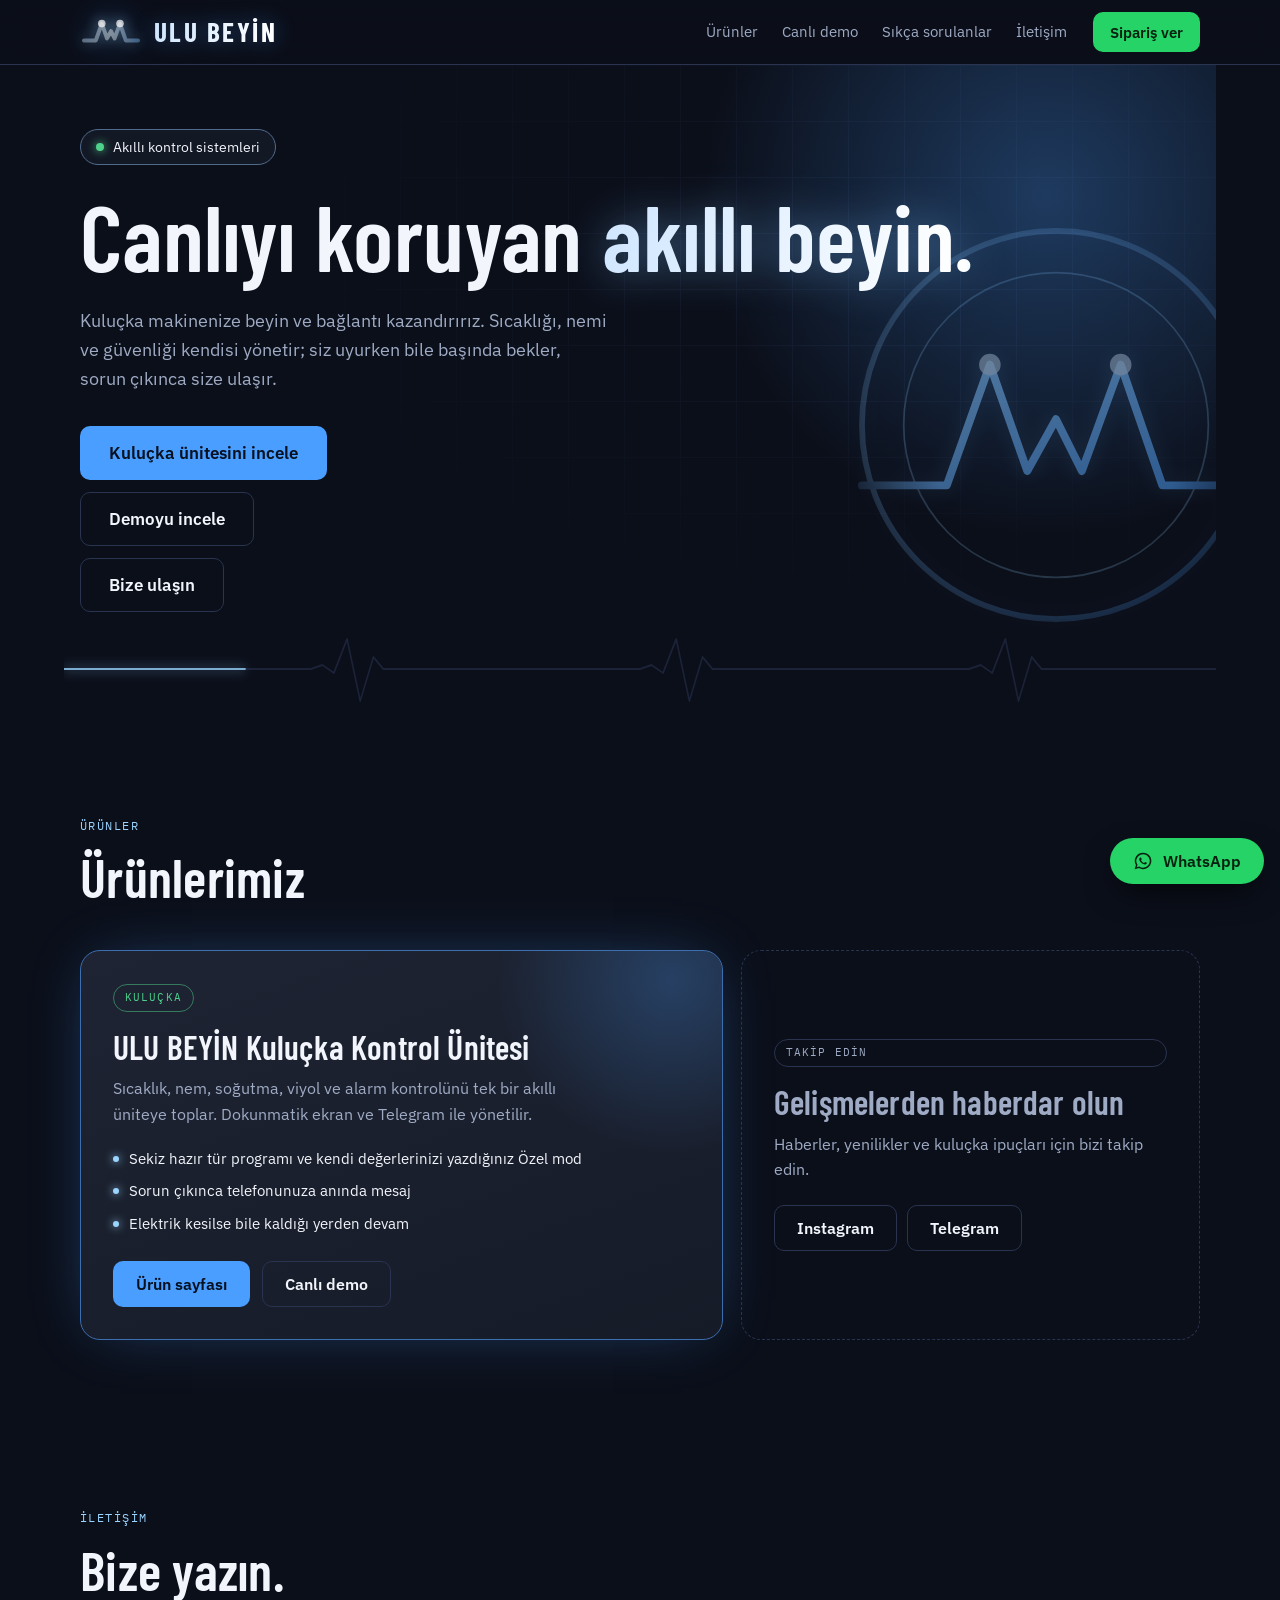
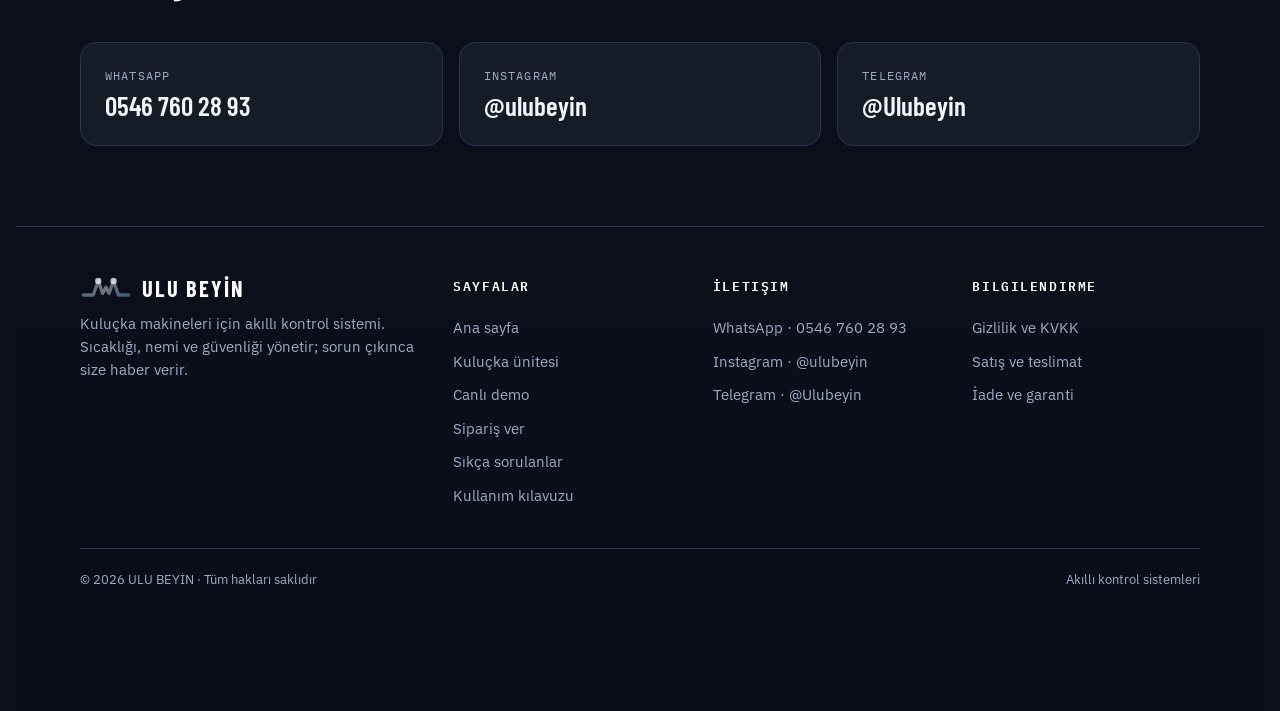
<file: index.html>
<!doctype html><html><head><meta charset=utf8><meta name=viewport content="width=device-width,initial-scale=1,viewport-fit=cover"><style>:root{color-scheme:light;box-sizing:border-box;padding-top:env(safe-area-inset-top,0px);padding-bottom:env(safe-area-inset-bottom,0px)}html{scroll-padding-top:env(safe-area-inset-top,0px)}body{margin:0;padding:0;font:14px -apple-system,BlinkMacSystemFont,sans-serif;background:#fff;color:#000}img{max-width:100%}[hidden]:not([hidden=until-found i]){display:none!important}</style><link rel="icon" href="data:image/svg+xml,%3Csvg xmlns='http://www.w3.org/2000/svg' viewBox='0 0 32 32'%3E%3Crect width='32' height='32' rx='7' fill='%23070d1a'/%3E%3Cpath d='M2.5 20.2H8.4L11.4 11.8L14 19.2L16 15.6L17.8 19.2L20.5 11.8L23.4 20.2H29.5' fill='none' stroke='%23fff' stroke-width='2' stroke-linecap='round' stroke-linejoin='round'/%3E%3Ccircle cx='11.4' cy='11.8' r='1.9' fill='%23fff'/%3E%3Ccircle cx='20.5' cy='11.8' r='1.9' fill='%23fff'/%3E%3C/svg%3E">
</head><body>
<title>ULU BEYİN · Akıllı kontrol sistemleri</title>
<link rel="stylesheet" href="https://fonts.googleapis.com/css2?family=Barlow+Condensed:wght@500;600;700&family=IBM+Plex+Sans:wght@400;500;600&family=IBM+Plex+Mono:wght@400;500&display=swap">
<link rel="stylesheet" href="style.css?v=27">
<svg width="0" height="0" style="position:absolute" aria-hidden="true">
  <symbol id="i-wa" viewBox="0 0 24 24"><path fill="currentColor" d="M12.04 2a9.9 9.9 0 0 0-8.5 14.9L2 22l5.2-1.5A9.9 9.9 0 1 0 12.04 2Zm0 18a8.1 8.1 0 0 1-4.2-1.2l-.3-.2-3 .9.9-2.9-.2-.3A8.1 8.1 0 1 1 12.04 20Zm4.4-6c-.2-.1-1.4-.7-1.6-.8s-.4-.1-.5.1l-.8 1c-.1.2-.3.2-.5.1a6.6 6.6 0 0 1-3.3-2.9c-.2-.4.2-.4.7-1.3.1-.2 0-.3 0-.4l-.7-1.6c-.2-.4-.4-.4-.5-.4h-.4a.8.8 0 0 0-.6.3 2.5 2.5 0 0 0-.8 1.9 4.4 4.4 0 0 0 .9 2.3 10 10 0 0 0 3.9 3.4c1.4.6 2 .6 2.7.5a2.3 2.3 0 0 0 1.5-1.1 1.9 1.9 0 0 0 .1-1.1c0-.1-.2-.2-.5-.3Z"/></symbol>
  <symbol id="i-mark" viewBox="0.5 8.5 31 15"><defs><linearGradient id="mk" x1="0" y1="0" x2="1" y2="0"><stop offset="0" stop-color="#bfe0ff"/><stop offset=".5" stop-color="#ffffff"/><stop offset="1" stop-color="#7cc0ff"/></linearGradient></defs><path class="lm-base" d="M2.5 20.2H8.4L11.4 11.8L14 19.2L16 15.6L17.8 19.2L20.5 11.8L23.4 20.2H29.5" fill="none" stroke="url(#mk)" stroke-width="2" stroke-linecap="round" stroke-linejoin="round"/><path class="lm-sig" pathLength="100" d="M2.5 20.2H8.4L11.4 11.8L14 19.2L16 15.6L17.8 19.2L20.5 11.8L23.4 20.2H29.5" fill="none" stroke="#fff" stroke-width="2.4" stroke-linecap="round" stroke-linejoin="round"/><circle class="lm-dot" cx="11.4" cy="11.8" r="1.9" fill="#fff"/><circle class="lm-dot lm-d2" cx="20.5" cy="11.8" r="1.9" fill="#fff"/></symbol>
</svg>

<header class="top">
  <div class="wrap">
    <a class="logo" href="index.html" aria-label="ULU BEYİN ana sayfa"><svg aria-hidden="true"><use href="#i-mark"/></svg><b>ULU BEYİN</b></a>
    <nav class="nav" aria-label="Sayfa bölümleri">
      <a class="l" href="kulucka.html">Ürünler</a>
      <a class="l" href="kulucka.html#demo">Canlı demo</a>
      <a class="l" href="kulucka.html#sss">Sıkça sorulanlar</a>
      <a class="l" href="#iletisim">İletişim</a>
    </nav>
    <a class="btn wa sm cta-top" href="kulucka.html#siparis">Sipariş ver</a>
  </div>
</header>

<div id="top" class="wrap" style="position:relative">
  <div class="heroback" aria-hidden="true">
    <svg class="bgmark" viewBox="0 0 32 32" aria-hidden="true"><defs><linearGradient id="bgg" x1="0" y1="0" x2="1" y2="1"><stop offset="0" stop-color="#9ad4ff"/><stop offset="1" stop-color="#4a9eff"/></linearGradient></defs><circle class="ring" cx="16" cy="16" r="13.5" fill="none" stroke="url(#bgg)" stroke-width=".18"/><circle cx="16" cy="16" r="13.5" fill="none" stroke="url(#bgg)" stroke-width=".4"/><circle cx="16" cy="16" r="10.6" fill="none" stroke="#9ad4ff" stroke-width=".12" opacity=".5"/><path class="lm-base" d="M2.5 20.2H8.4L11.4 11.8L14 19.2L16 15.6L17.8 19.2L20.5 11.8L23.4 20.2H29.5" fill="none" stroke="url(#bgg)" stroke-width=".55" stroke-linecap="round" stroke-linejoin="round"/><path class="lm-sig" style="display:none" pathLength="100" d="M2.5 20.2H8.4L11.4 11.8L14 19.2L16 15.6L17.8 19.2L20.5 11.8L23.4 20.2H29.5" fill="none" stroke="#e6f3ff" stroke-width=".55" stroke-linecap="round" stroke-linejoin="round"/><circle class="lm-dot" cx="11.4" cy="11.8" r=".75" fill="#e6f3ff"/><circle class="lm-dot lm-d2" cx="20.5" cy="11.8" r=".75" fill="#e6f3ff"/></svg>
    <svg class="pulse" viewBox="0 0 1400 90" preserveAspectRatio="none">
      <path class="base" d="M0 45 H300 l14 -4 l14 8 l16 -34 l16 62 l16 -44 l12 12 H700 l14 -4 l14 8 l16 -34 l16 62 l16 -44 l12 12 H1100 l14 -4 l14 8 l16 -34 l16 62 l16 -44 l12 12 H1400"/>
      <path class="run" d="M0 45 H300 l14 -4 l14 8 l16 -34 l16 62 l16 -44 l12 12 H700 l14 -4 l14 8 l16 -34 l16 62 l16 -44 l12 12 H1100 l14 -4 l14 8 l16 -34 l16 62 l16 -44 l12 12 H1400"/>
    </svg>
  </div>
  <div class="hero" style="grid-template-columns:1fr">
    <div>
      <span class="chip"><span class="dot"></span>Akıllı kontrol sistemleri</span>
      <h1>Canlıyı koruyan <em>akıllı beyin.</em></h1>
      <p class="lead" style="max-width:48ch">Kuluçka makinenize beyin ve bağlantı kazandırırız. Sıcaklığı, nemi ve güvenliği kendisi yönetir; siz uyurken bile başında bekler, sorun çıkınca size ulaşır.</p>
      <div class="cta">
        <a class="btn p lg" href="kulucka.html">Kuluçka ünitesini incele</a>
        <a class="btn s lg" href="kulucka.html#demo">Demoyu incele</a>
        <a class="btn s lg" href="#iletisim">Bize ulaşın</a>
      </div>
    </div>
  </div>
</div>

<div class="wrap">
  <section id="urunler">
    <div class="head">
      <span class="eyebrow">ÜRÜNLER</span>
      <h2>Ürünlerimiz</h2>
    </div>
    <div class="prods">
      <article class="prod main">
        <span class="badge">KULUÇKA</span>
        <h3>ULU BEYİN Kuluçka Kontrol Ünitesi</h3>
        <p>Sıcaklık, nem, soğutma, viyol ve alarm kontrolünü tek bir akıllı üniteye toplar. Dokunmatik ekran ve Telegram ile yönetilir.</p>
        <ul>
          <li>Sekiz hazır tür programı ve kendi değerlerinizi yazdığınız Özel mod</li>
          <li>Sorun çıkınca telefonunuza anında mesaj</li>
          <li>Elektrik kesilse bile kaldığı yerden devam</li>
        </ul>
        <div class="cta">
          <a class="btn p" href="kulucka.html">Ürün sayfası</a>
          <a class="btn s" href="kulucka.html#demo">Canlı demo</a>
        </div>
      </article>
      <article class="prod soon">
        <span class="badge soon">TAKİP EDİN</span>
        <h3>Gelişmelerden haberdar olun</h3>
        <p>Haberler, yenilikler ve kuluçka ipuçları için bizi takip edin.</p>
        <div class="follow"><a class="btn s" href="https://instagram.com/ulubeyin" target="_blank" rel="noopener">Instagram</a><a class="btn s" href="https://t.me/Ulubeyin" target="_blank" rel="noopener">Telegram</a></div>
      </article>
    </div>
  </section>

  <section id="iletisim" style="padding-bottom:40px">
    <div class="head">
      <span class="eyebrow">İLETİŞİM</span>
      <h2>Bize yazın.</h2>
    </div>
    <div class="contact">
      <a class="c" id="wa2" href="#" target="_blank" rel="noopener"><small>WHATSAPP</small><b>0546 760 28 93</b></a>
      <a class="c" href="https://ig.me/m/ulubeyin" target="_blank" rel="noopener"><small>INSTAGRAM</small><b>@ulubeyin</b></a>
      <a class="c" href="https://t.me/Ulubeyin" target="_blank" rel="noopener"><small>TELEGRAM</small><b>@Ulubeyin</b></a>
    </div>
  </section>
</div>

<footer class="site-foot">
  <div class="wrap">
    <div class="fgrid">
      <div>
        <div class="fbrand"><svg aria-hidden="true"><use href="#i-mark"/></svg>ULU BEYİN</div>
        <p>Kuluçka makineleri için akıllı kontrol sistemi. Sıcaklığı, nemi ve güvenliği yönetir; sorun çıkınca size haber verir.</p>
      </div>
      <div>
        <h4>Sayfalar</h4>
        <a href="index.html">Ana sayfa</a>
        <a href="kulucka.html">Kuluçka ünitesi</a>
        <a href="kulucka.html#demo">Canlı demo</a>
        <a href="kulucka.html#siparis">Sipariş ver</a>
        <a href="kulucka.html#sss">Sıkça sorulanlar</a>
        <a href="kilavuz.html">Kullanım kılavuzu</a>
      </div>
      <div>
        <h4>İletişim</h4>
        <a href="https://wa.me/905467602893" target="_blank" rel="noopener">WhatsApp · 0546 760 28 93</a>
        <a href="https://ig.me/m/ulubeyin" target="_blank" rel="noopener">Instagram · @ulubeyin</a>
        <a href="https://t.me/Ulubeyin" target="_blank" rel="noopener">Telegram · @Ulubeyin</a>
      </div>
      <div>
        <h4>Bilgilendirme</h4>
        <a href="yasal.html#gizlilik">Gizlilik ve KVKK</a>
        <a href="yasal.html#satis">Satış ve teslimat</a>
        <a href="yasal.html#iade">İade ve garanti</a>
      </div>
    </div>
    <div class="fbot"><span>© 2026 ULU BEYİN · Tüm hakları saklıdır</span><span>Akıllı kontrol sistemleri</span></div>
  </div>
</footer>

<a class="btn wa float" id="wa3" href="#" target="_blank" rel="noopener" aria-label="WhatsApp ile yazın"><svg><use href="#i-wa"/></svg>WhatsApp</a>
<script src="common.js?v=27"></script>

</body></html>
</file>
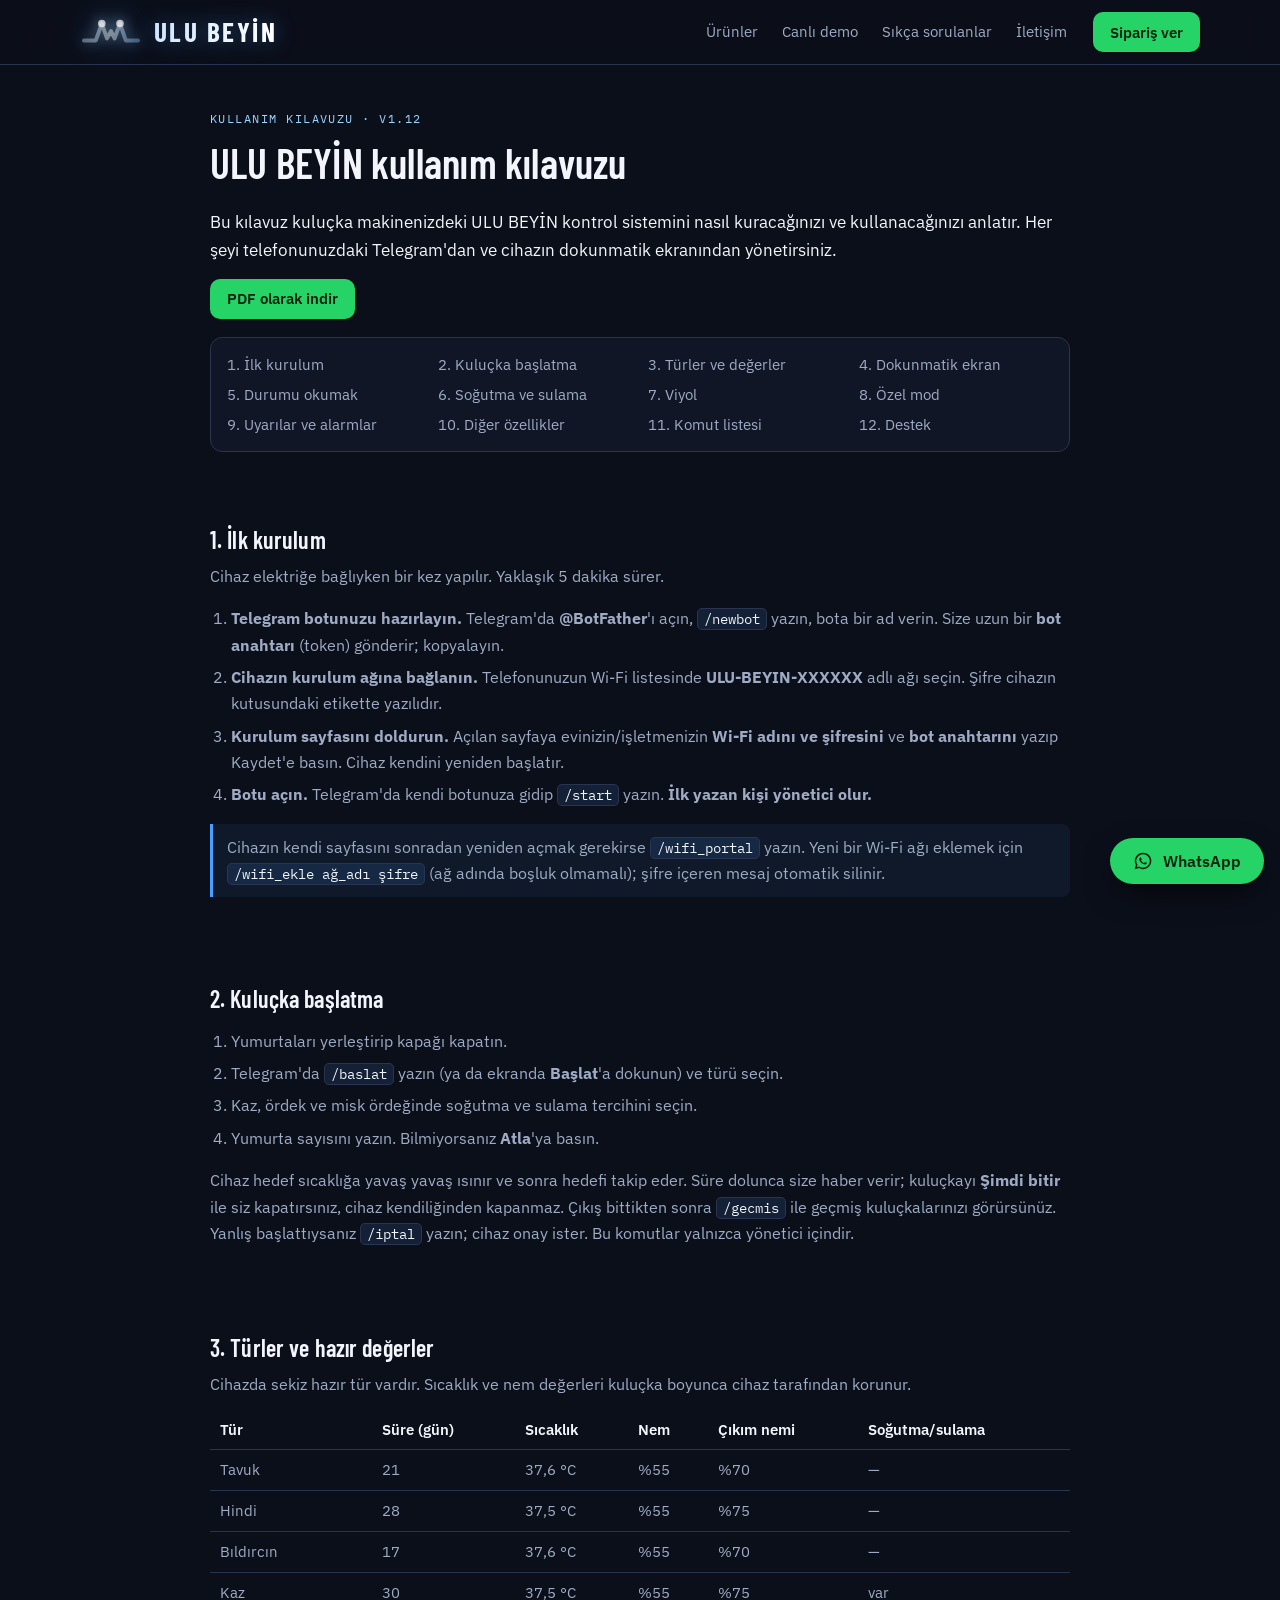
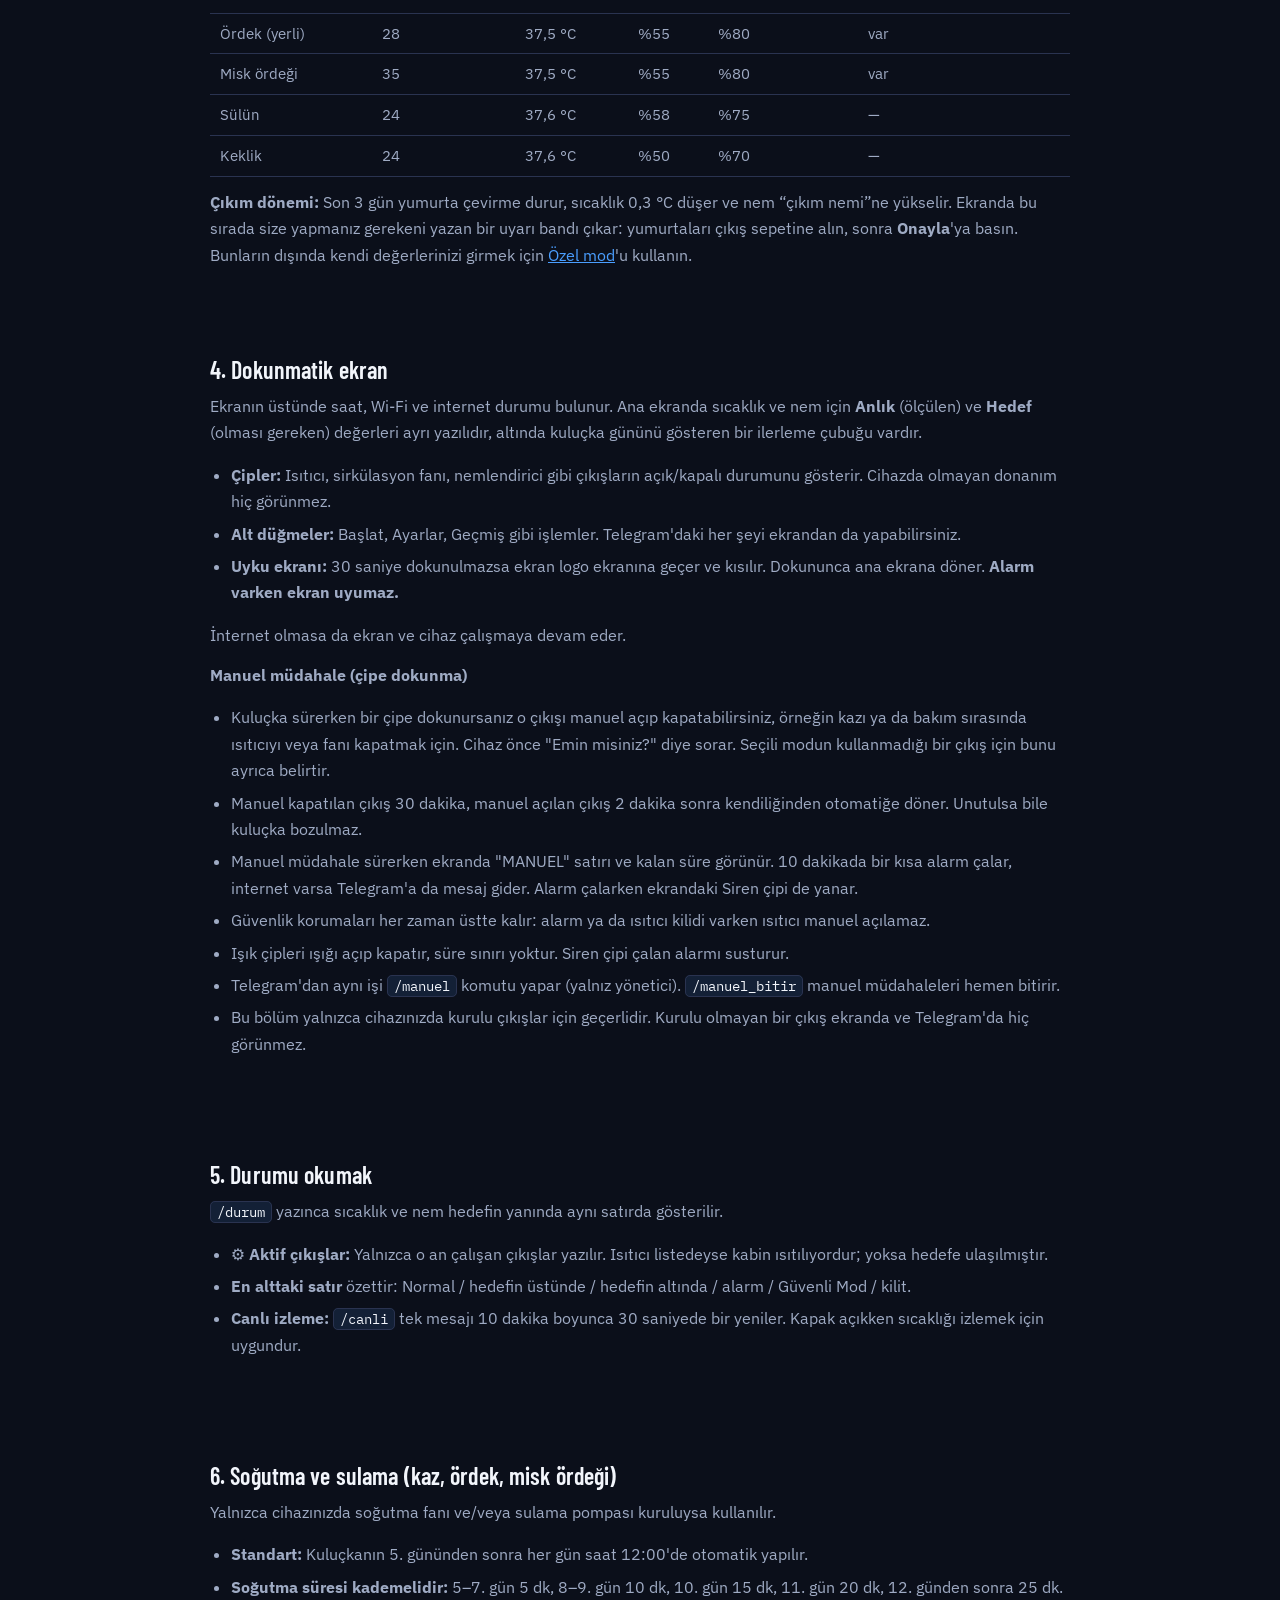
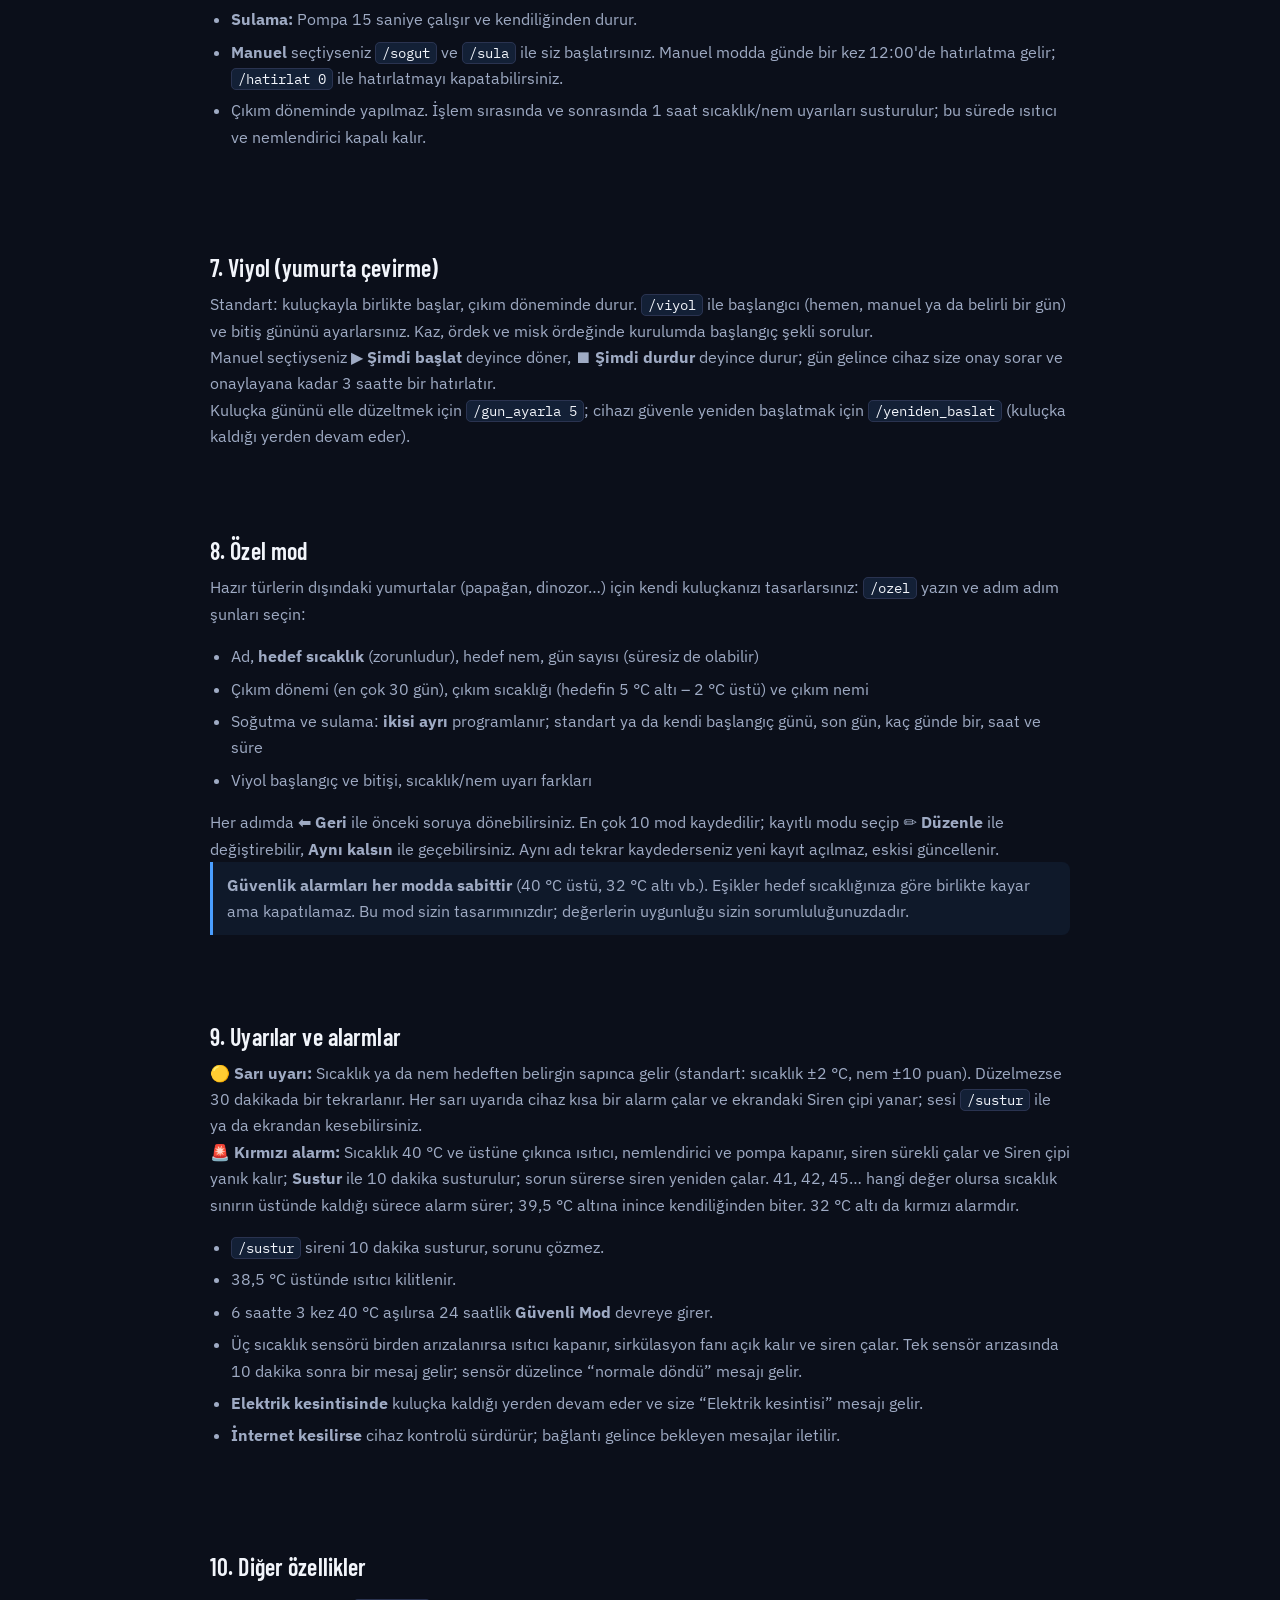
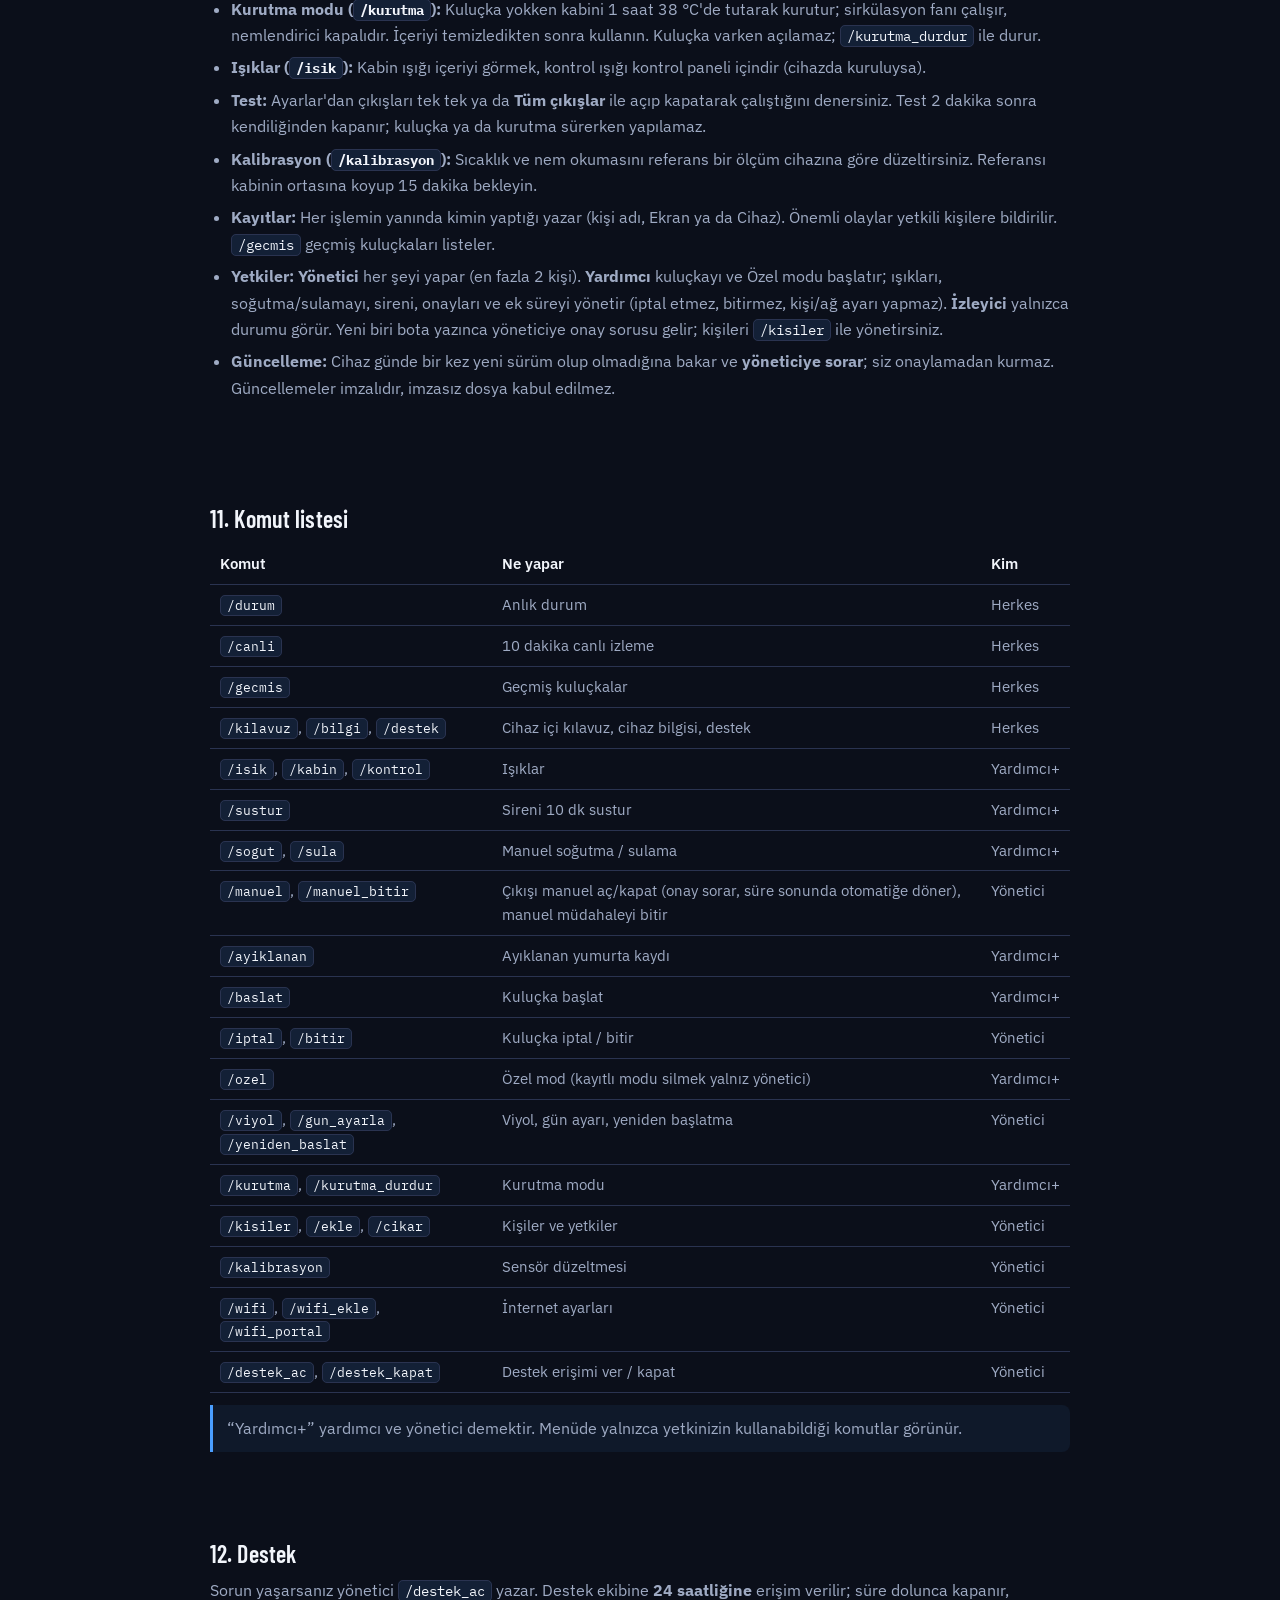
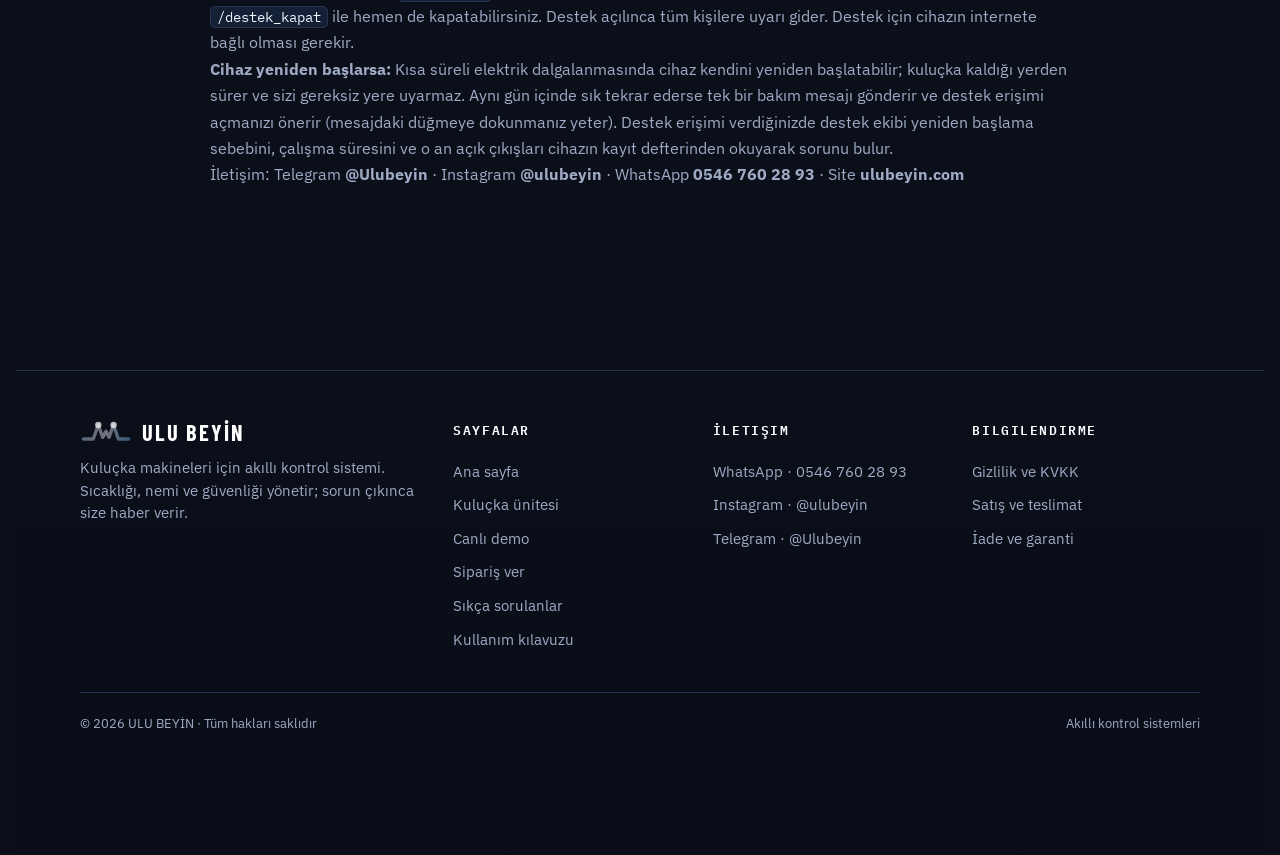
<file: kilavuz.html>
<!doctype html><html><head><meta charset=utf8><meta name=viewport content="width=device-width,initial-scale=1,viewport-fit=cover"><style>:root{color-scheme:light;box-sizing:border-box;padding-top:env(safe-area-inset-top,0px);padding-bottom:env(safe-area-inset-bottom,0px)}html{scroll-padding-top:env(safe-area-inset-top,0px)}body{margin:0;padding:0;font:14px -apple-system,BlinkMacSystemFont,sans-serif;background:#fff;color:#000}img{max-width:100%}[hidden]:not([hidden=until-found i]){display:none!important}</style><link rel="icon" href="data:image/svg+xml,%3Csvg xmlns='http://www.w3.org/2000/svg' viewBox='0 0 32 32'%3E%3Crect width='32' height='32' rx='7' fill='%23070d1a'/%3E%3Cpath d='M2.5 20.2H8.4L11.4 11.8L14 19.2L16 15.6L17.8 19.2L20.5 11.8L23.4 20.2H29.5' fill='none' stroke='%23fff' stroke-width='2' stroke-linecap='round' stroke-linejoin='round'/%3E%3Ccircle cx='11.4' cy='11.8' r='1.9' fill='%23fff'/%3E%3Ccircle cx='20.5' cy='11.8' r='1.9' fill='%23fff'/%3E%3C/svg%3E">
</head><body>
<title>ULU BEYİN · Kullanım kılavuzu</title>
<link rel="stylesheet" href="https://fonts.googleapis.com/css2?family=Barlow+Condensed:wght@500;600;700&family=IBM+Plex+Sans:wght@400;500;600&family=IBM+Plex+Mono:wght@400;500&display=swap">
<link rel="stylesheet" href="style.css?v=27">
<svg width="0" height="0" style="position:absolute" aria-hidden="true">
  <symbol id="i-wa" viewBox="0 0 24 24"><path fill="currentColor" d="M12.04 2a9.9 9.9 0 0 0-8.5 14.9L2 22l5.2-1.5A9.9 9.9 0 1 0 12.04 2Zm0 18a8.1 8.1 0 0 1-4.2-1.2l-.3-.2-3 .9.9-2.9-.2-.3A8.1 8.1 0 1 1 12.04 20Zm4.4-6c-.2-.1-1.4-.7-1.6-.8s-.4-.1-.5.1l-.8 1c-.1.2-.3.2-.5.1a6.6 6.6 0 0 1-3.3-2.9c-.2-.4.2-.4.7-1.3.1-.2 0-.3 0-.4l-.7-1.6c-.2-.4-.4-.4-.5-.4h-.4a.8.8 0 0 0-.6.3 2.5 2.5 0 0 0-.8 1.9 4.4 4.4 0 0 0 .9 2.3 10 10 0 0 0 3.9 3.4c1.4.6 2 .6 2.7.5a2.3 2.3 0 0 0 1.5-1.1 1.9 1.9 0 0 0 .1-1.1c0-.1-.2-.2-.5-.3Z"/></symbol>
  <symbol id="i-mark" viewBox="0.5 8.5 31 15"><defs><linearGradient id="mk" x1="0" y1="0" x2="1" y2="0"><stop offset="0" stop-color="#bfe0ff"/><stop offset=".5" stop-color="#ffffff"/><stop offset="1" stop-color="#7cc0ff"/></linearGradient></defs><path class="lm-base" d="M2.5 20.2H8.4L11.4 11.8L14 19.2L16 15.6L17.8 19.2L20.5 11.8L23.4 20.2H29.5" fill="none" stroke="url(#mk)" stroke-width="2" stroke-linecap="round" stroke-linejoin="round"/><path class="lm-sig" pathLength="100" d="M2.5 20.2H8.4L11.4 11.8L14 19.2L16 15.6L17.8 19.2L20.5 11.8L23.4 20.2H29.5" fill="none" stroke="#fff" stroke-width="2.4" stroke-linecap="round" stroke-linejoin="round"/><circle class="lm-dot" cx="11.4" cy="11.8" r="1.9" fill="#fff"/><circle class="lm-dot lm-d2" cx="20.5" cy="11.8" r="1.9" fill="#fff"/></symbol>
</svg>

<header class="top">
  <div class="wrap">
    <a class="logo" href="index.html" aria-label="ULU BEYİN ana sayfa"><svg aria-hidden="true"><use href="#i-mark"/></svg><b>ULU BEYİN</b></a>
    <nav class="nav" aria-label="Sayfa bölümleri">
      <a class="l" href="kulucka.html">Ürünler</a>
      <a class="l" href="kulucka.html#demo">Canlı demo</a>
      <a class="l" href="kulucka.html#sss">Sıkça sorulanlar</a>
      <a class="l" href="#iletisim">İletişim</a>
    </nav>
    <a class="btn wa sm cta-top" href="kulucka.html#siparis">Sipariş ver</a>
  </div>
</header>

<main class="wrap legal manual">
  <div class="print-head"><svg aria-hidden="true"><use href="#i-mark"/></svg><div><b>ULU BEYİN</b><span>akıllı kontrol sistemleri</span></div></div>
  <span class="eyebrow">KULLANIM KILAVUZU · V1.12</span>
  <h1>ULU BEYİN kullanım kılavuzu</h1>
  <p class="lead">Bu kılavuz kuluçka makinenizdeki ULU BEYİN kontrol sistemini nasıl kuracağınızı ve kullanacağınızı anlatır. Her şeyi telefonunuzdaki Telegram'dan ve cihazın dokunmatik ekranından yönetirsiniz.</p>
  <p class="noprint"><a class="btn wa sm" href="kilavuz.pdf" download>PDF olarak indir</a></p>

  <nav class="toc" aria-label="İçindekiler">
    <a href="#kurulum">1. İlk kurulum</a><a href="#baslat">2. Kuluçka başlatma</a><a href="#turler">3. Türler ve değerler</a><a href="#ekran">4. Dokunmatik ekran</a><a href="#durum">5. Durumu okumak</a><a href="#sogutma">6. Soğutma ve sulama</a><a href="#viyol">7. Viyol</a><a href="#ozel">8. Özel mod</a><a href="#alarm">9. Uyarılar ve alarmlar</a><a href="#diger">10. Diğer özellikler</a><a href="#komutlar">11. Komut listesi</a><a href="#destek">12. Destek</a>
  </nav>

  <section id="kurulum"><h2>1. İlk kurulum</h2>
    <p>Cihaz elektriğe bağlıyken bir kez yapılır. Yaklaşık 5 dakika sürer.</p>
    <ol>
      <li><b>Telegram botunuzu hazırlayın.</b> Telegram'da <b>@BotFather</b>'ı açın, <code>/newbot</code> yazın, bota bir ad verin. Size uzun bir <b>bot anahtarı</b> (token) gönderir; kopyalayın.</li>
      <li><b>Cihazın kurulum ağına bağlanın.</b> Telefonunuzun Wi-Fi listesinde <b>ULU-BEYIN-XXXXXX</b> adlı ağı seçin. Şifre cihazın kutusundaki etikette yazılıdır.</li>
      <li><b>Kurulum sayfasını doldurun.</b> Açılan sayfaya evinizin/işletmenizin <b>Wi-Fi adını ve şifresini</b> ve <b>bot anahtarını</b> yazıp Kaydet'e basın. Cihaz kendini yeniden başlatır.</li>
      <li><b>Botu açın.</b> Telegram'da kendi botunuza gidip <code>/start</code> yazın. <b>İlk yazan kişi yönetici olur.</b></li>
    </ol>
    <p class="note">Cihazın kendi sayfasını sonradan yeniden açmak gerekirse <code>/wifi_portal</code> yazın. Yeni bir Wi-Fi ağı eklemek için <code>/wifi_ekle ağ_adı şifre</code> (ağ adında boşluk olmamalı); şifre içeren mesaj otomatik silinir.</p>
  </section>

  <section id="baslat"><h2>2. Kuluçka başlatma</h2>
    <ol>
      <li>Yumurtaları yerleştirip kapağı kapatın.</li>
      <li>Telegram'da <code>/baslat</code> yazın (ya da ekranda <b>Başlat</b>'a dokunun) ve türü seçin.</li>
      <li>Kaz, ördek ve misk ördeğinde soğutma ve sulama tercihini seçin.</li>
      <li>Yumurta sayısını yazın. Bilmiyorsanız <b>Atla</b>'ya basın.</li>
    </ol>
    <p>Cihaz hedef sıcaklığa yavaş yavaş ısınır ve sonra hedefi takip eder. Süre dolunca size haber verir; kuluçkayı <b>Şimdi bitir</b> ile siz kapatırsınız, cihaz kendiliğinden kapanmaz. Çıkış bittikten sonra <code>/gecmis</code> ile geçmiş kuluçkalarınızı görürsünüz.</p>
    <p>Yanlış başlattıysanız <code>/iptal</code> yazın; cihaz onay ister. Bu komutlar yalnızca yönetici içindir.</p>
  </section>

  <section id="turler"><h2>3. Türler ve hazır değerler</h2>
    <p>Cihazda sekiz hazır tür vardır. Sıcaklık ve nem değerleri kuluçka boyunca cihaz tarafından korunur.</p>
    <div class="tw"><table>
      <tr><th>Tür</th><th>Süre (gün)</th><th>Sıcaklık</th><th>Nem</th><th>Çıkım nemi</th><th>Soğutma/sulama</th></tr>
      <tr><td>Tavuk</td><td>21</td><td>37,6 °C</td><td>%55</td><td>%70</td><td>—</td></tr>
      <tr><td>Hindi</td><td>28</td><td>37,5 °C</td><td>%55</td><td>%75</td><td>—</td></tr>
      <tr><td>Bıldırcın</td><td>17</td><td>37,6 °C</td><td>%55</td><td>%70</td><td>—</td></tr>
      <tr><td>Kaz</td><td>30</td><td>37,5 °C</td><td>%55</td><td>%75</td><td>var</td></tr>
      <tr><td>Ördek (yerli)</td><td>28</td><td>37,5 °C</td><td>%55</td><td>%80</td><td>var</td></tr>
      <tr><td>Misk ördeği</td><td>35</td><td>37,5 °C</td><td>%55</td><td>%80</td><td>var</td></tr>
      <tr><td>Sülün</td><td>24</td><td>37,6 °C</td><td>%58</td><td>%75</td><td>—</td></tr>
      <tr><td>Keklik</td><td>24</td><td>37,6 °C</td><td>%50</td><td>%70</td><td>—</td></tr>
    </table></div>
    <p><b>Çıkım dönemi:</b> Son 3 gün yumurta çevirme durur, sıcaklık 0,3 °C düşer ve nem “çıkım nemi”ne yükselir. Ekranda bu sırada size yapmanız gerekeni yazan bir uyarı bandı çıkar: yumurtaları çıkış sepetine alın, sonra <b>Onayla</b>'ya basın.</p>
    <p>Bunların dışında kendi değerlerinizi girmek için <a href="#ozel">Özel mod</a>'u kullanın.</p>
  </section>

  <section id="ekran"><h2>4. Dokunmatik ekran</h2>
    <p>Ekranın üstünde saat, Wi-Fi ve internet durumu bulunur. Ana ekranda sıcaklık ve nem için <b>Anlık</b> (ölçülen) ve <b>Hedef</b> (olması gereken) değerleri ayrı yazılıdır, altında kuluçka gününü gösteren bir ilerleme çubuğu vardır.</p>
    <ul>
      <li><b>Çipler:</b> Isıtıcı, sirkülasyon fanı, nemlendirici gibi çıkışların açık/kapalı durumunu gösterir. Cihazda olmayan donanım hiç görünmez.</li>
      <li><b>Alt düğmeler:</b> Başlat, Ayarlar, Geçmiş gibi işlemler. Telegram'daki her şeyi ekrandan da yapabilirsiniz.</li>
      <li><b>Uyku ekranı:</b> 30 saniye dokunulmazsa ekran logo ekranına geçer ve kısılır. Dokununca ana ekrana döner. <b>Alarm varken ekran uyumaz.</b></li>
    </ul>
    <p>İnternet olmasa da ekran ve cihaz çalışmaya devam eder.</p>
    <p style="margin-top:14px"><b>Manuel müdahale (çipe dokunma)</b></p>
    <ul>
      <li>Kuluçka sürerken bir çipe dokunursanız o çıkışı manuel açıp kapatabilirsiniz, örneğin kazı ya da bakım sırasında ısıtıcıyı veya fanı kapatmak için. Cihaz önce "Emin misiniz?" diye sorar. Seçili modun kullanmadığı bir çıkış için bunu ayrıca belirtir.</li>
      <li>Manuel kapatılan çıkış 30 dakika, manuel açılan çıkış 2 dakika sonra kendiliğinden otomatiğe döner. Unutulsa bile kuluçka bozulmaz.</li>
      <li>Manuel müdahale sürerken ekranda "MANUEL" satırı ve kalan süre görünür. 10 dakikada bir kısa alarm çalar, internet varsa Telegram'a da mesaj gider. Alarm çalarken ekrandaki Siren çipi de yanar.</li>
      <li>Güvenlik korumaları her zaman üstte kalır: alarm ya da ısıtıcı kilidi varken ısıtıcı manuel açılamaz.</li>
      <li>Işık çipleri ışığı açıp kapatır, süre sınırı yoktur. Siren çipi çalan alarmı susturur.</li>
      <li>Telegram'dan aynı işi <code>/manuel</code> komutu yapar (yalnız yönetici). <code>/manuel_bitir</code> manuel müdahaleleri hemen bitirir.</li>
      <li>Bu bölüm yalnızca cihazınızda kurulu çıkışlar için geçerlidir. Kurulu olmayan bir çıkış ekranda ve Telegram'da hiç görünmez.</li>
    </ul>
  </section>

  <section id="durum"><h2>5. Durumu okumak</h2>
    <p><code>/durum</code> yazınca sıcaklık ve nem hedefin yanında aynı satırda gösterilir.</p>
    <ul>
      <li><b>⚙ Aktif çıkışlar:</b> Yalnızca o an çalışan çıkışlar yazılır. Isıtıcı listedeyse kabin ısıtılıyordur; yoksa hedefe ulaşılmıştır.</li>
      <li><b>En alttaki satır</b> özettir: Normal / hedefin üstünde / hedefin altında / alarm / Güvenli Mod / kilit.</li>
      <li><b>Canlı izleme:</b> <code>/canli</code> tek mesajı 10 dakika boyunca 30 saniyede bir yeniler. Kapak açıkken sıcaklığı izlemek için uygundur.</li>
    </ul>
  </section>

  <section id="sogutma"><h2>6. Soğutma ve sulama (kaz, ördek, misk ördeği)</h2>
    <p>Yalnızca cihazınızda soğutma fanı ve/veya sulama pompası kuruluysa kullanılır.</p>
    <ul>
      <li><b>Standart:</b> Kuluçkanın 5. gününden sonra her gün saat 12:00'de otomatik yapılır.</li>
      <li><b>Soğutma süresi kademelidir:</b> 5–7. gün 5 dk, 8–9. gün 10 dk, 10. gün 15 dk, 11. gün 20 dk, 12. günden sonra 25 dk.</li>
      <li><b>Sulama:</b> Pompa 15 saniye çalışır ve kendiliğinden durur.</li>
      <li><b>Manuel</b> seçtiyseniz <code>/sogut</code> ve <code>/sula</code> ile siz başlatırsınız. Manuel modda günde bir kez 12:00'de hatırlatma gelir; <code>/hatirlat 0</code> ile hatırlatmayı kapatabilirsiniz.</li>
      <li>Çıkım döneminde yapılmaz. İşlem sırasında ve sonrasında 1 saat sıcaklık/nem uyarıları susturulur; bu sürede ısıtıcı ve nemlendirici kapalı kalır.</li>
    </ul>
  </section>

  <section id="viyol"><h2>7. Viyol (yumurta çevirme)</h2>
    <p>Standart: kuluçkayla birlikte başlar, çıkım döneminde durur. <code>/viyol</code> ile başlangıcı (hemen, manuel ya da belirli bir gün) ve bitiş gününü ayarlarsınız. Kaz, ördek ve misk ördeğinde kurulumda başlangıç şekli sorulur.</p>
    <p>Manuel seçtiyseniz <b>▶ Şimdi başlat</b> deyince döner, <b>⏹ Şimdi durdur</b> deyince durur; gün gelince cihaz size onay sorar ve onaylayana kadar 3 saatte bir hatırlatır.</p>
    <p>Kuluçka gününü elle düzeltmek için <code>/gun_ayarla 5</code>; cihazı güvenle yeniden başlatmak için <code>/yeniden_baslat</code> (kuluçka kaldığı yerden devam eder).</p>
  </section>

  <section id="ozel"><h2>8. Özel mod</h2>
    <p>Hazır türlerin dışındaki yumurtalar (papağan, dinozor…) için kendi kuluçkanızı tasarlarsınız: <code>/ozel</code> yazın ve adım adım şunları seçin:</p>
    <ul>
      <li>Ad, <b>hedef sıcaklık</b> (zorunludur), hedef nem, gün sayısı (süresiz de olabilir)</li>
      <li>Çıkım dönemi (en çok 30 gün), çıkım sıcaklığı (hedefin 5 °C altı – 2 °C üstü) ve çıkım nemi</li>
      <li>Soğutma ve sulama: <b>ikisi ayrı</b> programlanır; standart ya da kendi başlangıç günü, son gün, kaç günde bir, saat ve süre</li>
      <li>Viyol başlangıç ve bitişi, sıcaklık/nem uyarı farkları</li>
    </ul>
    <p>Her adımda <b>⬅ Geri</b> ile önceki soruya dönebilirsiniz. En çok 10 mod kaydedilir; kayıtlı modu seçip <b>✏ Düzenle</b> ile değiştirebilir, <b>Aynı kalsın</b> ile geçebilirsiniz. Aynı adı tekrar kaydederseniz yeni kayıt açılmaz, eskisi güncellenir.</p>
    <p class="note"><b>Güvenlik alarmları her modda sabittir</b> (40 °C üstü, 32 °C altı vb.). Eşikler hedef sıcaklığınıza göre birlikte kayar ama kapatılamaz. Bu mod sizin tasarımınızdır; değerlerin uygunluğu sizin sorumluluğunuzdadır.</p>
  </section>

  <section id="alarm"><h2>9. Uyarılar ve alarmlar</h2>
    <p><b>🟡 Sarı uyarı:</b> Sıcaklık ya da nem hedeften belirgin sapınca gelir (standart: sıcaklık ±2 °C, nem ±10 puan). Düzelmezse 30 dakikada bir tekrarlanır. Her sarı uyarıda cihaz kısa bir alarm çalar ve ekrandaki Siren çipi yanar; sesi <code>/sustur</code> ile ya da ekrandan kesebilirsiniz.</p>
    <p><b>🚨 Kırmızı alarm:</b> Sıcaklık 40 °C ve üstüne çıkınca ısıtıcı, nemlendirici ve pompa kapanır, siren sürekli çalar ve Siren çipi yanık kalır; <b>Sustur</b> ile 10 dakika susturulur; sorun sürerse siren yeniden çalar. 41, 42, 45… hangi değer olursa sıcaklık sınırın üstünde kaldığı sürece alarm sürer; 39,5 °C altına inince kendiliğinden biter. 32 °C altı da kırmızı alarmdır.</p>
    <ul>
      <li><code>/sustur</code> sireni 10 dakika susturur, sorunu çözmez.</li>
      <li>38,5 °C üstünde ısıtıcı kilitlenir.</li>
      <li>6 saatte 3 kez 40 °C aşılırsa 24 saatlik <b>Güvenli Mod</b> devreye girer.</li>
      <li>Üç sıcaklık sensörü birden arızalanırsa ısıtıcı kapanır, sirkülasyon fanı açık kalır ve siren çalar. Tek sensör arızasında 10 dakika sonra bir mesaj gelir; sensör düzelince “normale döndü” mesajı gelir.</li>
      <li><b>Elektrik kesintisinde</b> kuluçka kaldığı yerden devam eder ve size “Elektrik kesintisi” mesajı gelir.</li>
      <li><b>İnternet kesilirse</b> cihaz kontrolü sürdürür; bağlantı gelince bekleyen mesajlar iletilir.</li>
    </ul>
  </section>

  <section id="diger"><h2>10. Diğer özellikler</h2>
    <ul>
      <li><b>Kurutma modu (<code>/kurutma</code>):</b> Kuluçka yokken kabini 1 saat 38 °C'de tutarak kurutur; sirkülasyon fanı çalışır, nemlendirici kapalıdır. İçeriyi temizledikten sonra kullanın. Kuluçka varken açılamaz; <code>/kurutma_durdur</code> ile durur.</li>
      <li><b>Işıklar (<code>/isik</code>):</b> Kabin ışığı içeriyi görmek, kontrol ışığı kontrol paneli içindir (cihazda kuruluysa).</li>
      <li><b>Test:</b> Ayarlar'dan çıkışları tek tek ya da <b>Tüm çıkışlar</b> ile açıp kapatarak çalıştığını denersiniz. Test 2 dakika sonra kendiliğinden kapanır; kuluçka ya da kurutma sürerken yapılamaz.</li>
      <li><b>Kalibrasyon (<code>/kalibrasyon</code>):</b> Sıcaklık ve nem okumasını referans bir ölçüm cihazına göre düzeltirsiniz. Referansı kabinin ortasına koyup 15 dakika bekleyin.</li>
      <li><b>Kayıtlar:</b> Her işlemin yanında kimin yaptığı yazar (kişi adı, Ekran ya da Cihaz). Önemli olaylar yetkili kişilere bildirilir. <code>/gecmis</code> geçmiş kuluçkaları listeler.</li>
      <li><b>Yetkiler:</b> <b>Yönetici</b> her şeyi yapar (en fazla 2 kişi). <b>Yardımcı</b> kuluçkayı ve Özel modu başlatır; ışıkları, soğutma/sulamayı, sireni, onayları ve ek süreyi yönetir (iptal etmez, bitirmez, kişi/ağ ayarı yapmaz). <b>İzleyici</b> yalnızca durumu görür. Yeni biri bota yazınca yöneticiye onay sorusu gelir; kişileri <code>/kisiler</code> ile yönetirsiniz.</li>
      <li><b>Güncelleme:</b> Cihaz günde bir kez yeni sürüm olup olmadığına bakar ve <b>yöneticiye sorar</b>; siz onaylamadan kurmaz. Güncellemeler imzalıdır, imzasız dosya kabul edilmez.</li>
    </ul>
  </section>

  <section id="komutlar"><h2>11. Komut listesi</h2>
    <div class="tw"><table>
      <tr><th>Komut</th><th>Ne yapar</th><th>Kim</th></tr>
      <tr><td><code>/durum</code></td><td>Anlık durum</td><td>Herkes</td></tr>
      <tr><td><code>/canli</code></td><td>10 dakika canlı izleme</td><td>Herkes</td></tr>
      <tr><td><code>/gecmis</code></td><td>Geçmiş kuluçkalar</td><td>Herkes</td></tr>
      <tr><td><code>/kilavuz</code>, <code>/bilgi</code>, <code>/destek</code></td><td>Cihaz içi kılavuz, cihaz bilgisi, destek</td><td>Herkes</td></tr>
      <tr><td><code>/isik</code>, <code>/kabin</code>, <code>/kontrol</code></td><td>Işıklar</td><td>Yardımcı+</td></tr>
      <tr><td><code>/sustur</code></td><td>Sireni 10 dk sustur</td><td>Yardımcı+</td></tr>
      <tr><td><code>/sogut</code>, <code>/sula</code></td><td>Manuel soğutma / sulama</td><td>Yardımcı+</td></tr>
      <tr><td><code>/manuel</code>, <code>/manuel_bitir</code></td><td>Çıkışı manuel aç/kapat (onay sorar, süre sonunda otomatiğe döner), manuel müdahaleyi bitir</td><td>Yönetici</td></tr>
      <tr><td><code>/ayiklanan</code></td><td>Ayıklanan yumurta kaydı</td><td>Yardımcı+</td></tr>
      <tr><td><code>/baslat</code></td><td>Kuluçka başlat</td><td>Yardımcı+</td></tr>
      <tr><td><code>/iptal</code>, <code>/bitir</code></td><td>Kuluçka iptal / bitir</td><td>Yönetici</td></tr>
      <tr><td><code>/ozel</code></td><td>Özel mod (kayıtlı modu silmek yalnız yönetici)</td><td>Yardımcı+</td></tr>
      <tr><td><code>/viyol</code>, <code>/gun_ayarla</code>, <code>/yeniden_baslat</code></td><td>Viyol, gün ayarı, yeniden başlatma</td><td>Yönetici</td></tr>
      <tr><td><code>/kurutma</code>, <code>/kurutma_durdur</code></td><td>Kurutma modu</td><td>Yardımcı+</td></tr>
      <tr><td><code>/kisiler</code>, <code>/ekle</code>, <code>/cikar</code></td><td>Kişiler ve yetkiler</td><td>Yönetici</td></tr>
      <tr><td><code>/kalibrasyon</code></td><td>Sensör düzeltmesi</td><td>Yönetici</td></tr>
      <tr><td><code>/wifi</code>, <code>/wifi_ekle</code>, <code>/wifi_portal</code></td><td>İnternet ayarları</td><td>Yönetici</td></tr>
      <tr><td><code>/destek_ac</code>, <code>/destek_kapat</code></td><td>Destek erişimi ver / kapat</td><td>Yönetici</td></tr>
    </table></div>
    <p class="note">“Yardımcı+” yardımcı ve yönetici demektir. Menüde yalnızca yetkinizin kullanabildiği komutlar görünür.</p>
  </section>

  <section id="destek"><h2>12. Destek</h2>
    <p>Sorun yaşarsanız yönetici <code>/destek_ac</code> yazar. Destek ekibine <b>24 saatliğine</b> erişim verilir; süre dolunca kapanır, <code>/destek_kapat</code> ile hemen de kapatabilirsiniz. Destek açılınca tüm kişilere uyarı gider. Destek için cihazın internete bağlı olması gerekir.</p>
    <p><b>Cihaz yeniden başlarsa:</b> Kısa süreli elektrik dalgalanmasında cihaz kendini yeniden başlatabilir; kuluçka kaldığı yerden sürer ve sizi gereksiz yere uyarmaz. Aynı gün içinde sık tekrar ederse tek bir bakım mesajı gönderir ve destek erişimi açmanızı önerir (mesajdaki düğmeye dokunmanız yeter). Destek erişimi verdiğinizde destek ekibi yeniden başlama sebebini, çalışma süresini ve o an açık çıkışları cihazın kayıt defterinden okuyarak sorunu bulur.</p>
    <p>İletişim: Telegram <b>@Ulubeyin</b> · Instagram <b>@ulubeyin</b> · WhatsApp <b>0546 760 28 93</b> · Site <b>ulubeyin.com</b></p>
  </section>
</main>
<footer class="site-foot">
  <div class="wrap">
    <div class="fgrid">
      <div>
        <div class="fbrand"><svg aria-hidden="true"><use href="#i-mark"/></svg>ULU BEYİN</div>
        <p>Kuluçka makineleri için akıllı kontrol sistemi. Sıcaklığı, nemi ve güvenliği yönetir; sorun çıkınca size haber verir.</p>
      </div>
      <div>
        <h4>Sayfalar</h4>
        <a href="index.html">Ana sayfa</a>
        <a href="kulucka.html">Kuluçka ünitesi</a>
        <a href="kulucka.html#demo">Canlı demo</a>
        <a href="kulucka.html#siparis">Sipariş ver</a>
        <a href="kulucka.html#sss">Sıkça sorulanlar</a>
        <a href="kilavuz.html">Kullanım kılavuzu</a>
      </div>
      <div>
        <h4>İletişim</h4>
        <a href="https://wa.me/905467602893" target="_blank" rel="noopener">WhatsApp · 0546 760 28 93</a>
        <a href="https://ig.me/m/ulubeyin" target="_blank" rel="noopener">Instagram · @ulubeyin</a>
        <a href="https://t.me/Ulubeyin" target="_blank" rel="noopener">Telegram · @Ulubeyin</a>
      </div>
      <div>
        <h4>Bilgilendirme</h4>
        <a href="yasal.html#gizlilik">Gizlilik ve KVKK</a>
        <a href="yasal.html#satis">Satış ve teslimat</a>
        <a href="yasal.html#iade">İade ve garanti</a>
      </div>
    </div>
    <div class="fbot"><span>© 2026 ULU BEYİN · Tüm hakları saklıdır</span><span>Akıllı kontrol sistemleri</span></div>
  </div>
</footer>

<a class="btn wa float" id="wa3" href="#" target="_blank" rel="noopener" aria-label="WhatsApp ile yazın"><svg><use href="#i-wa"/></svg>WhatsApp</a>
<script src="common.js?v=27"></script>

</body></html>
</file>
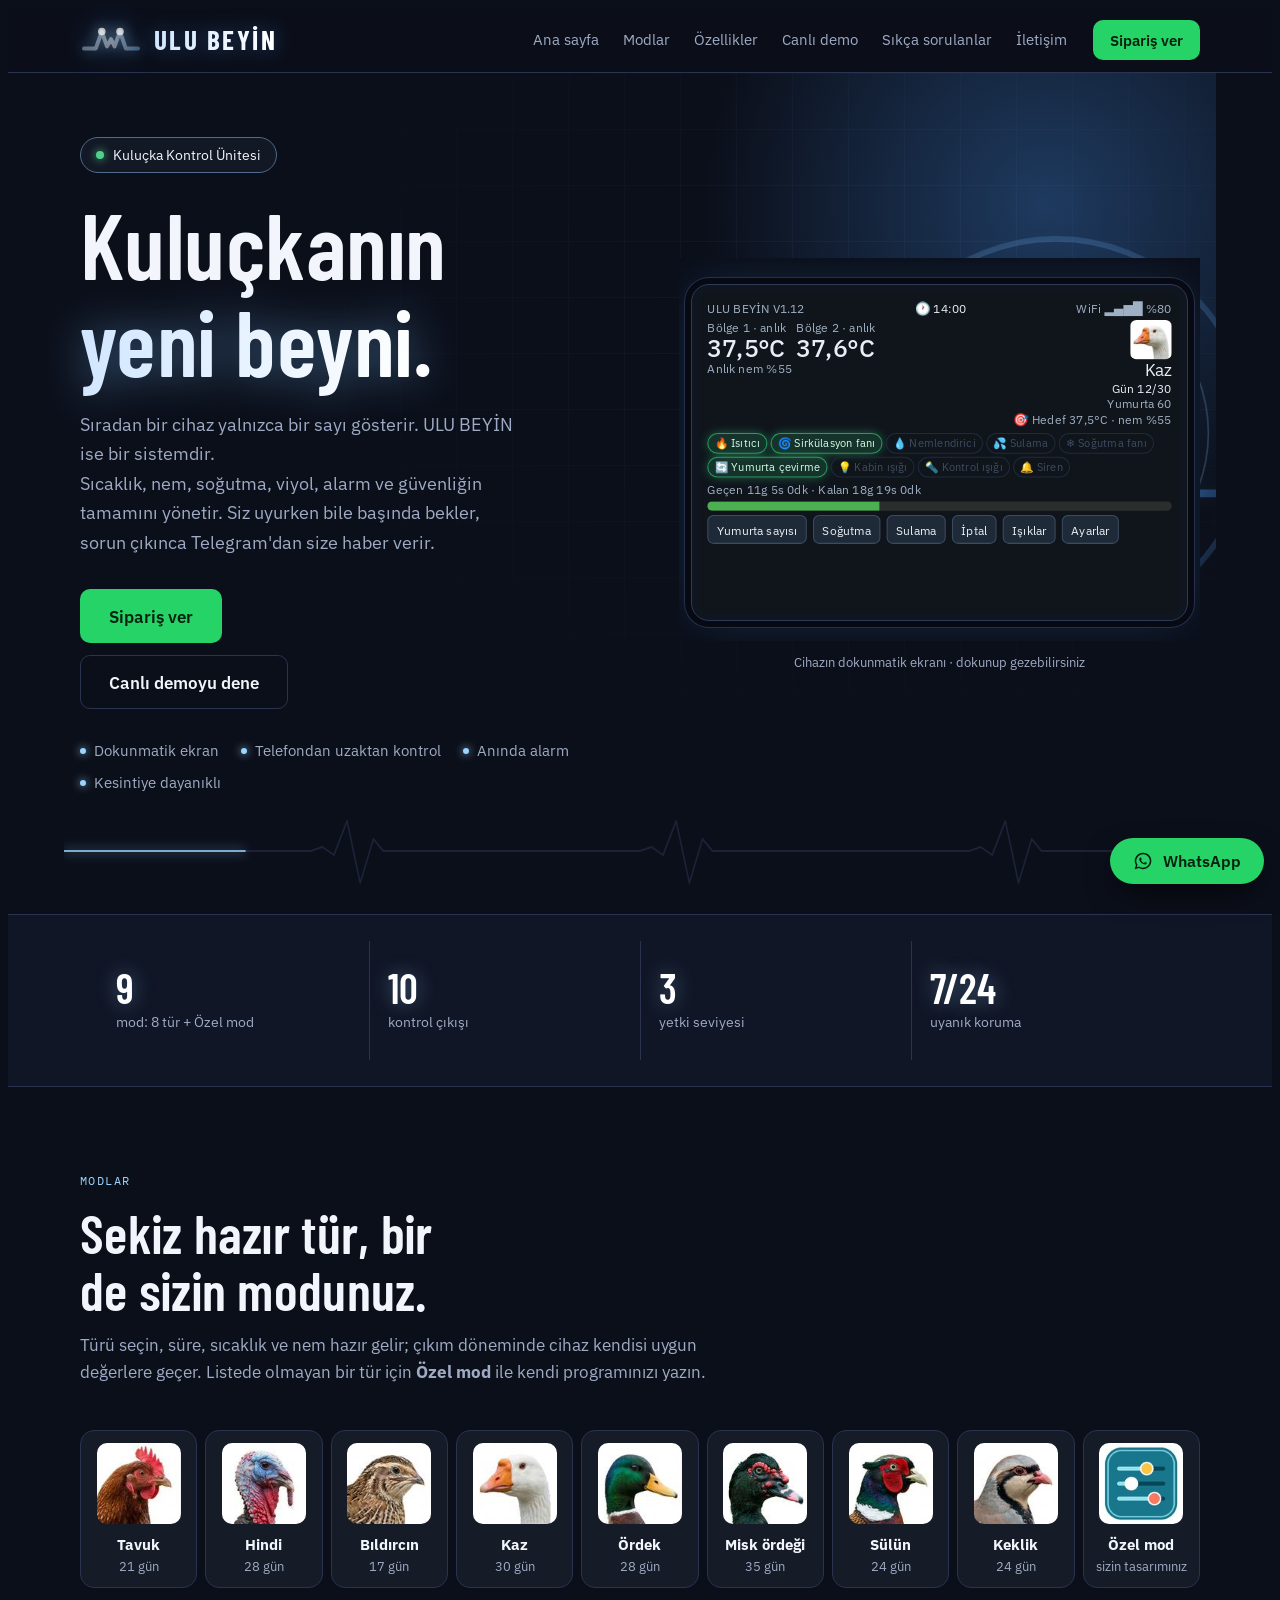
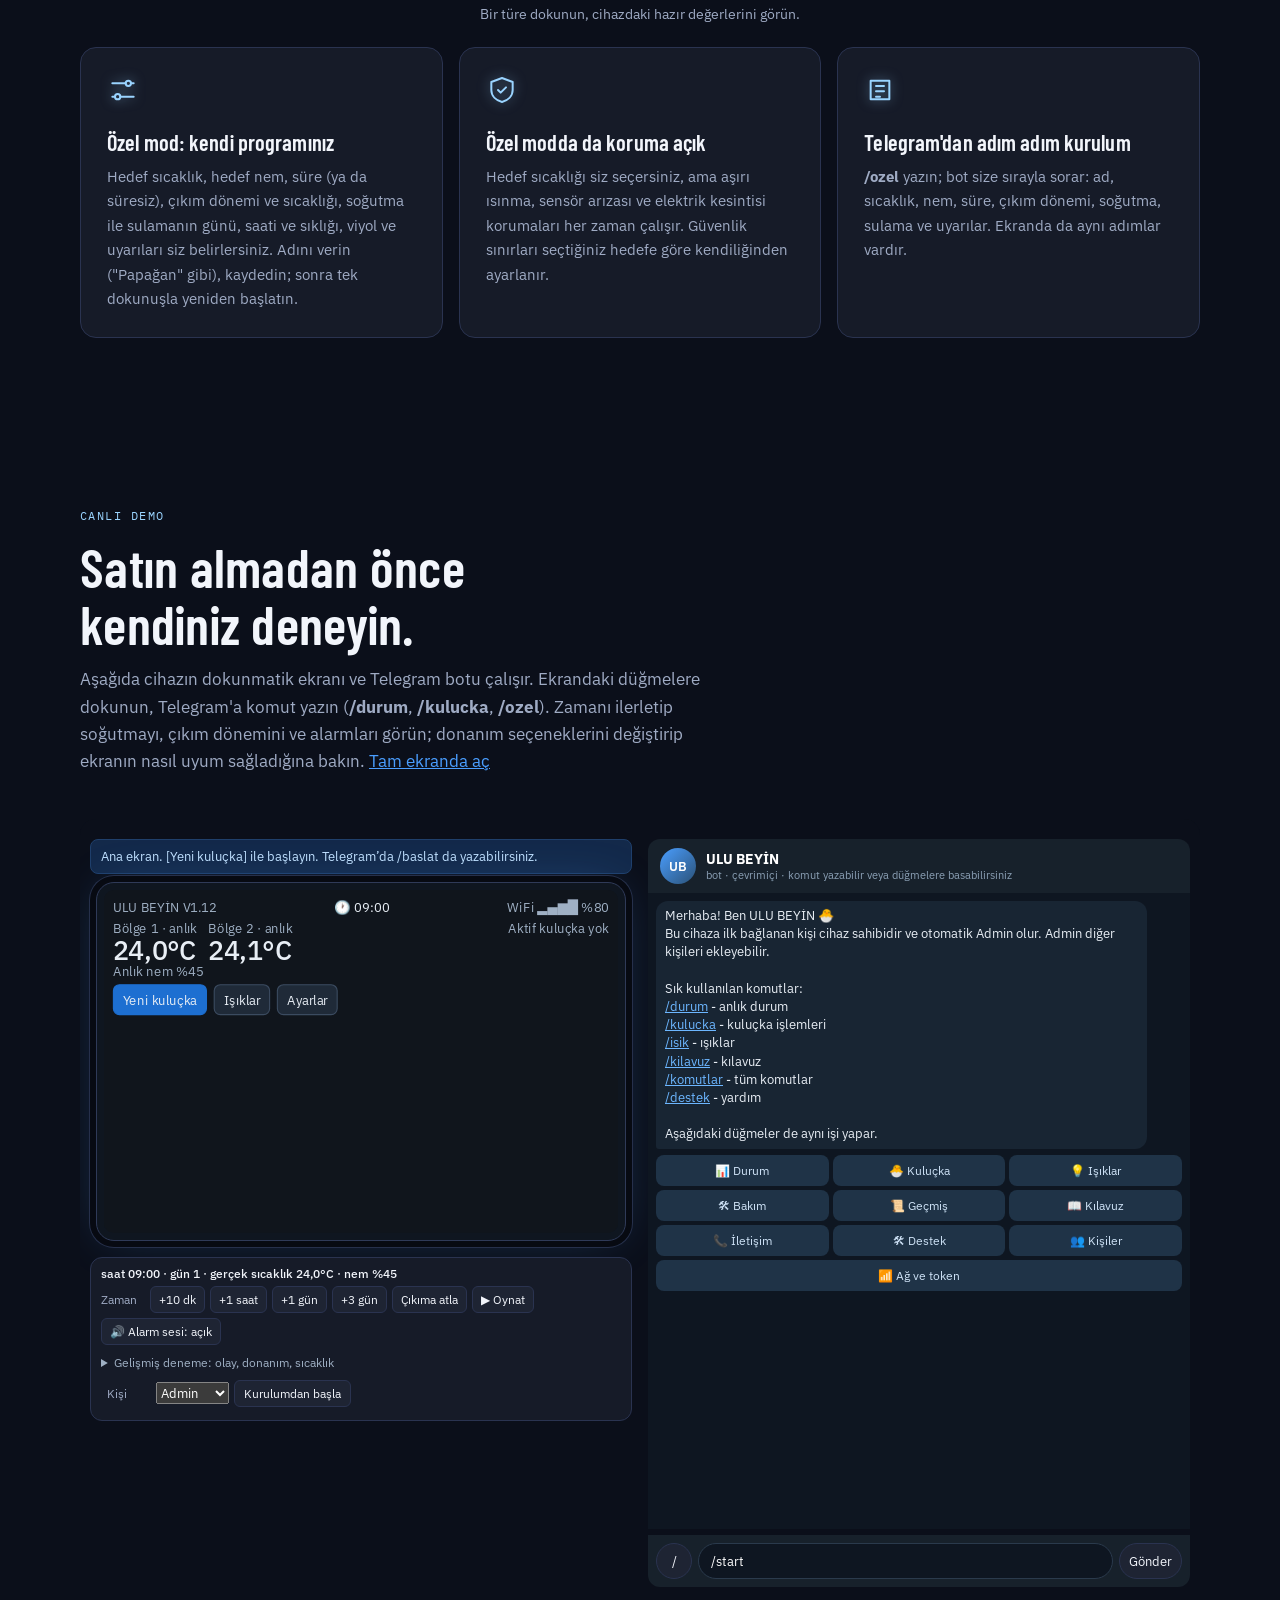
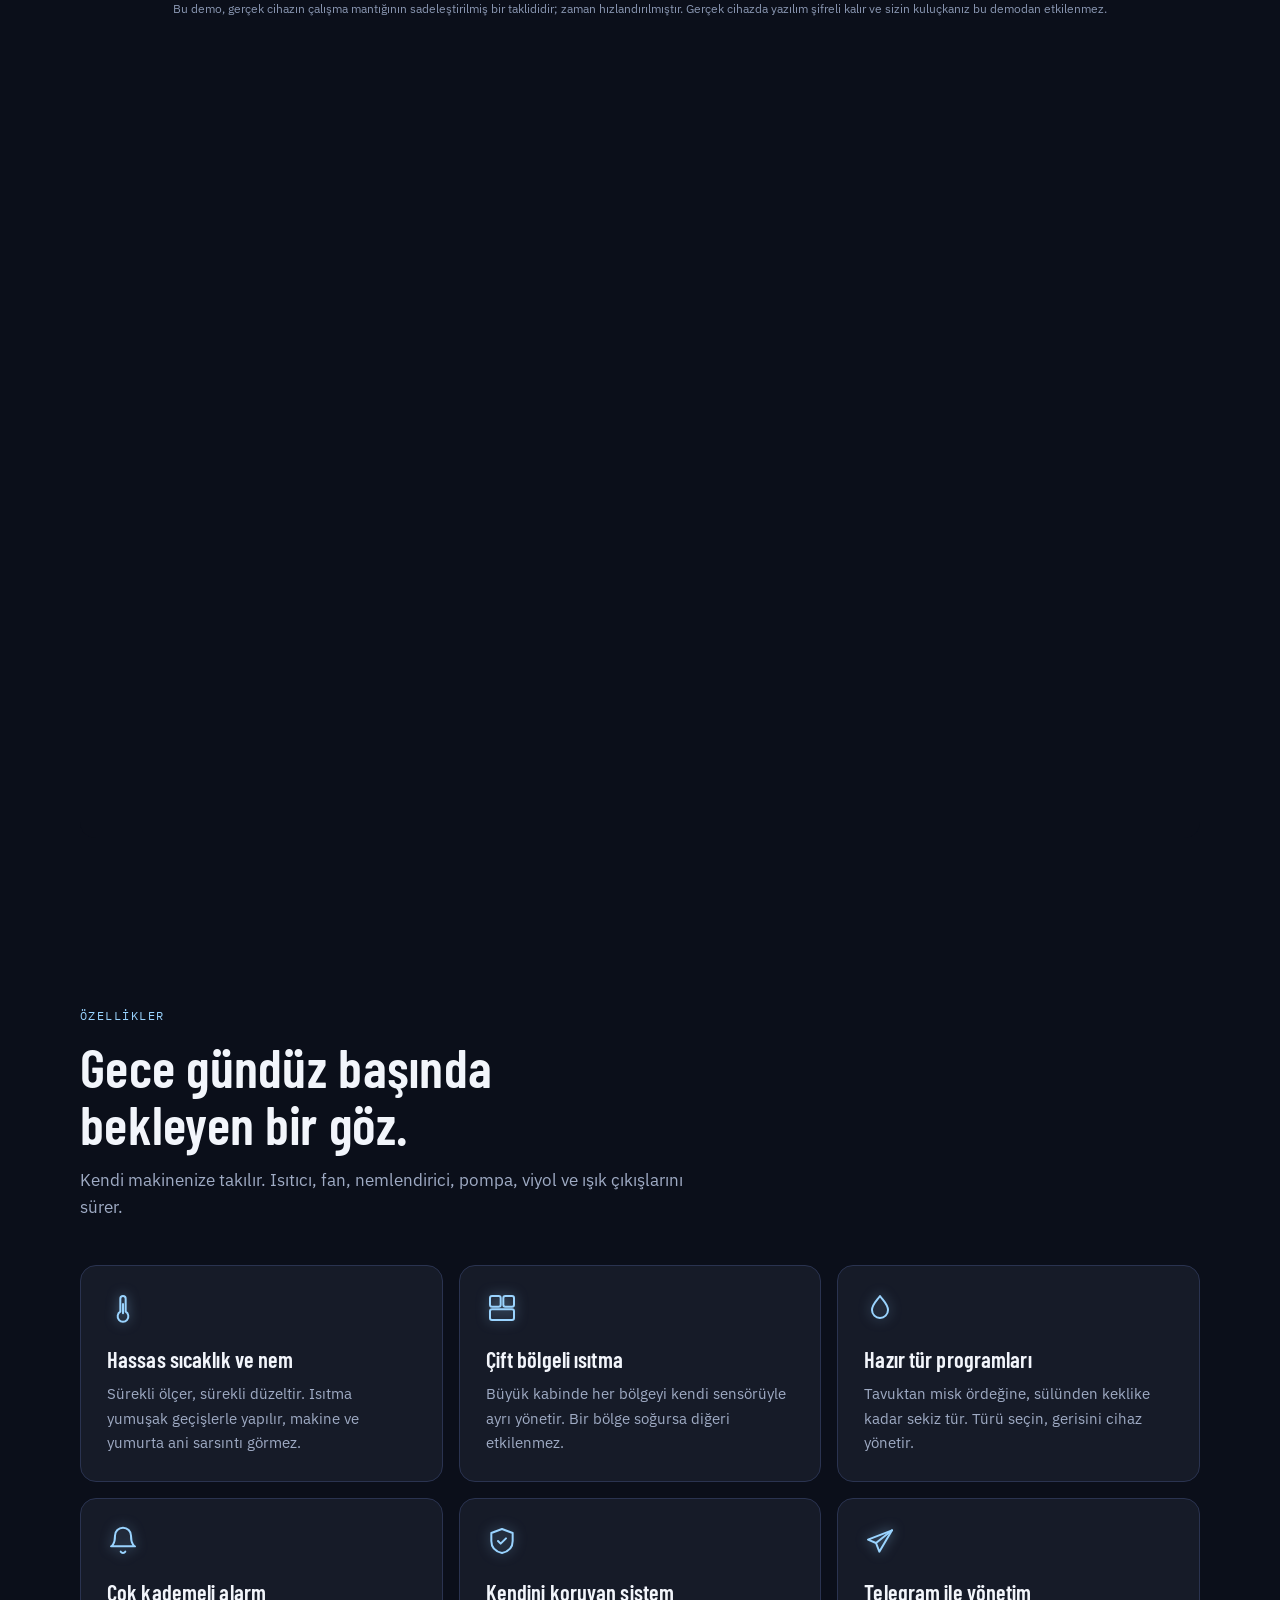
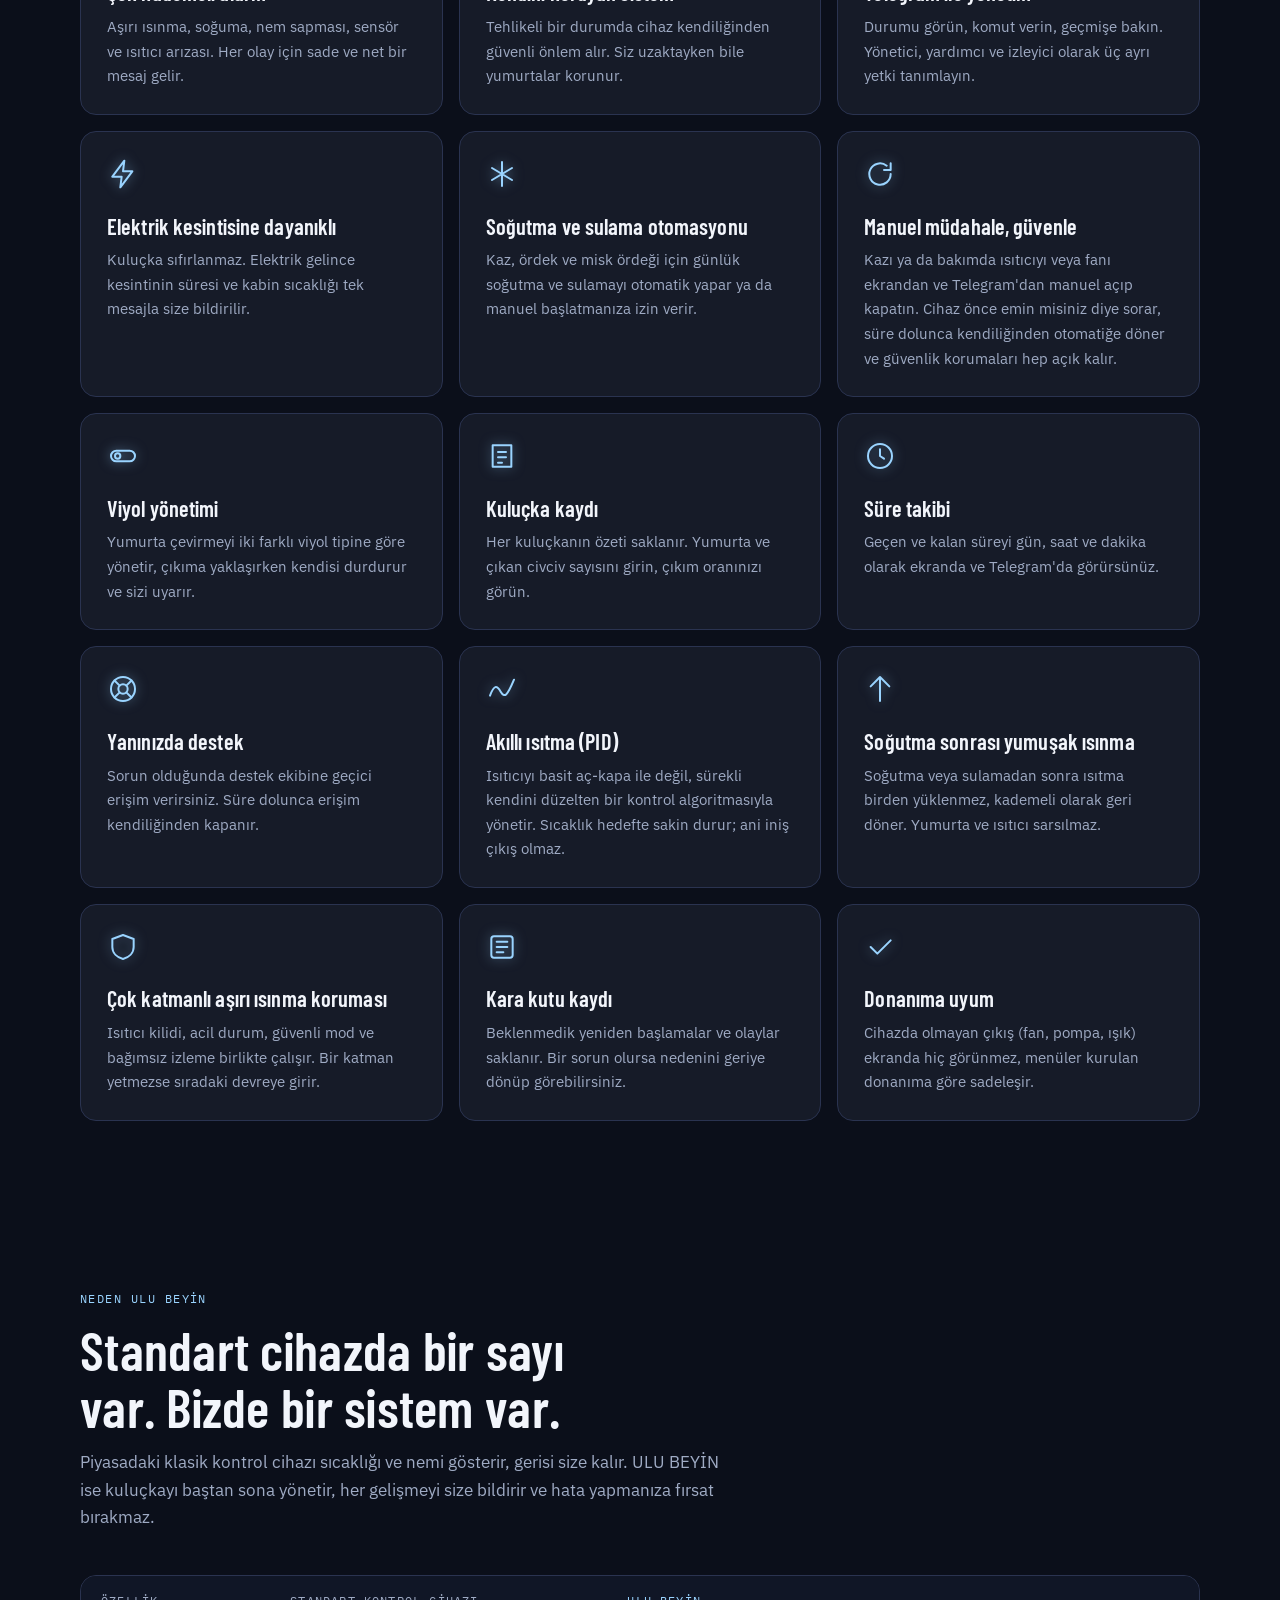
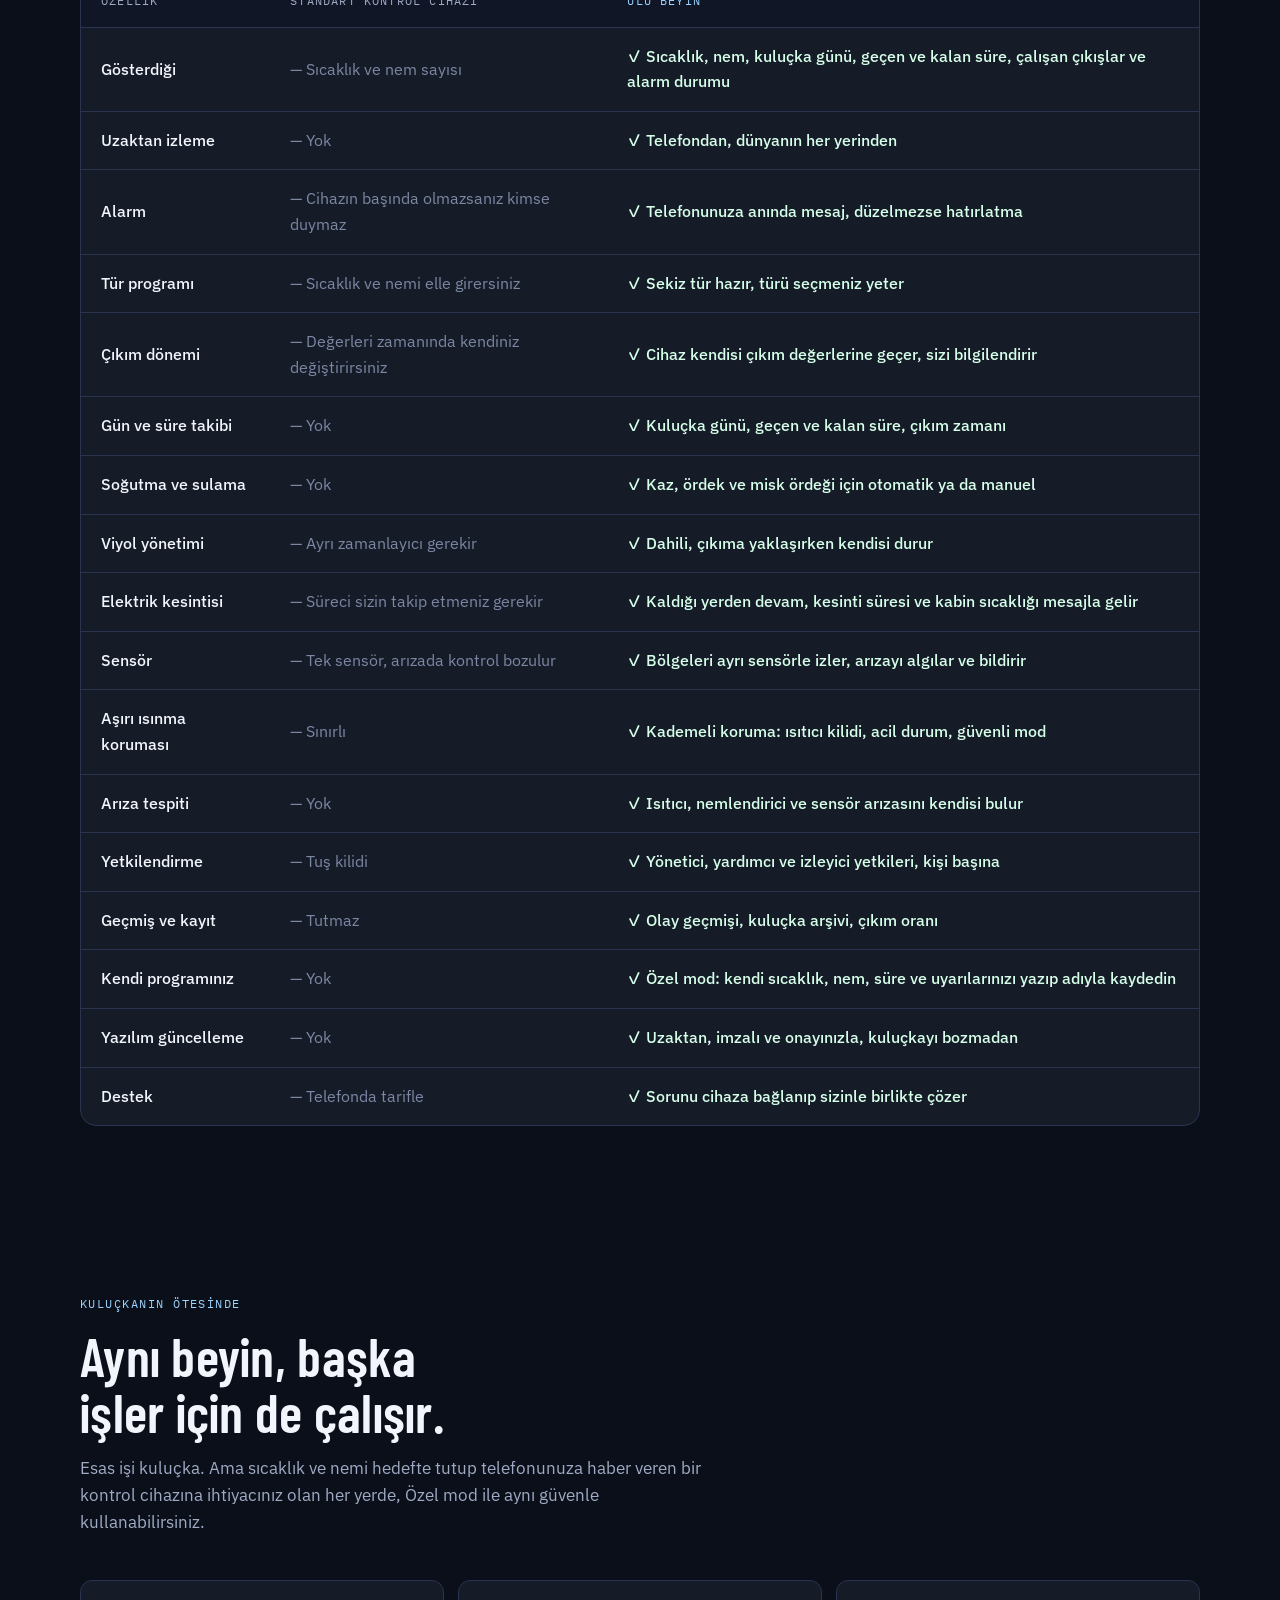
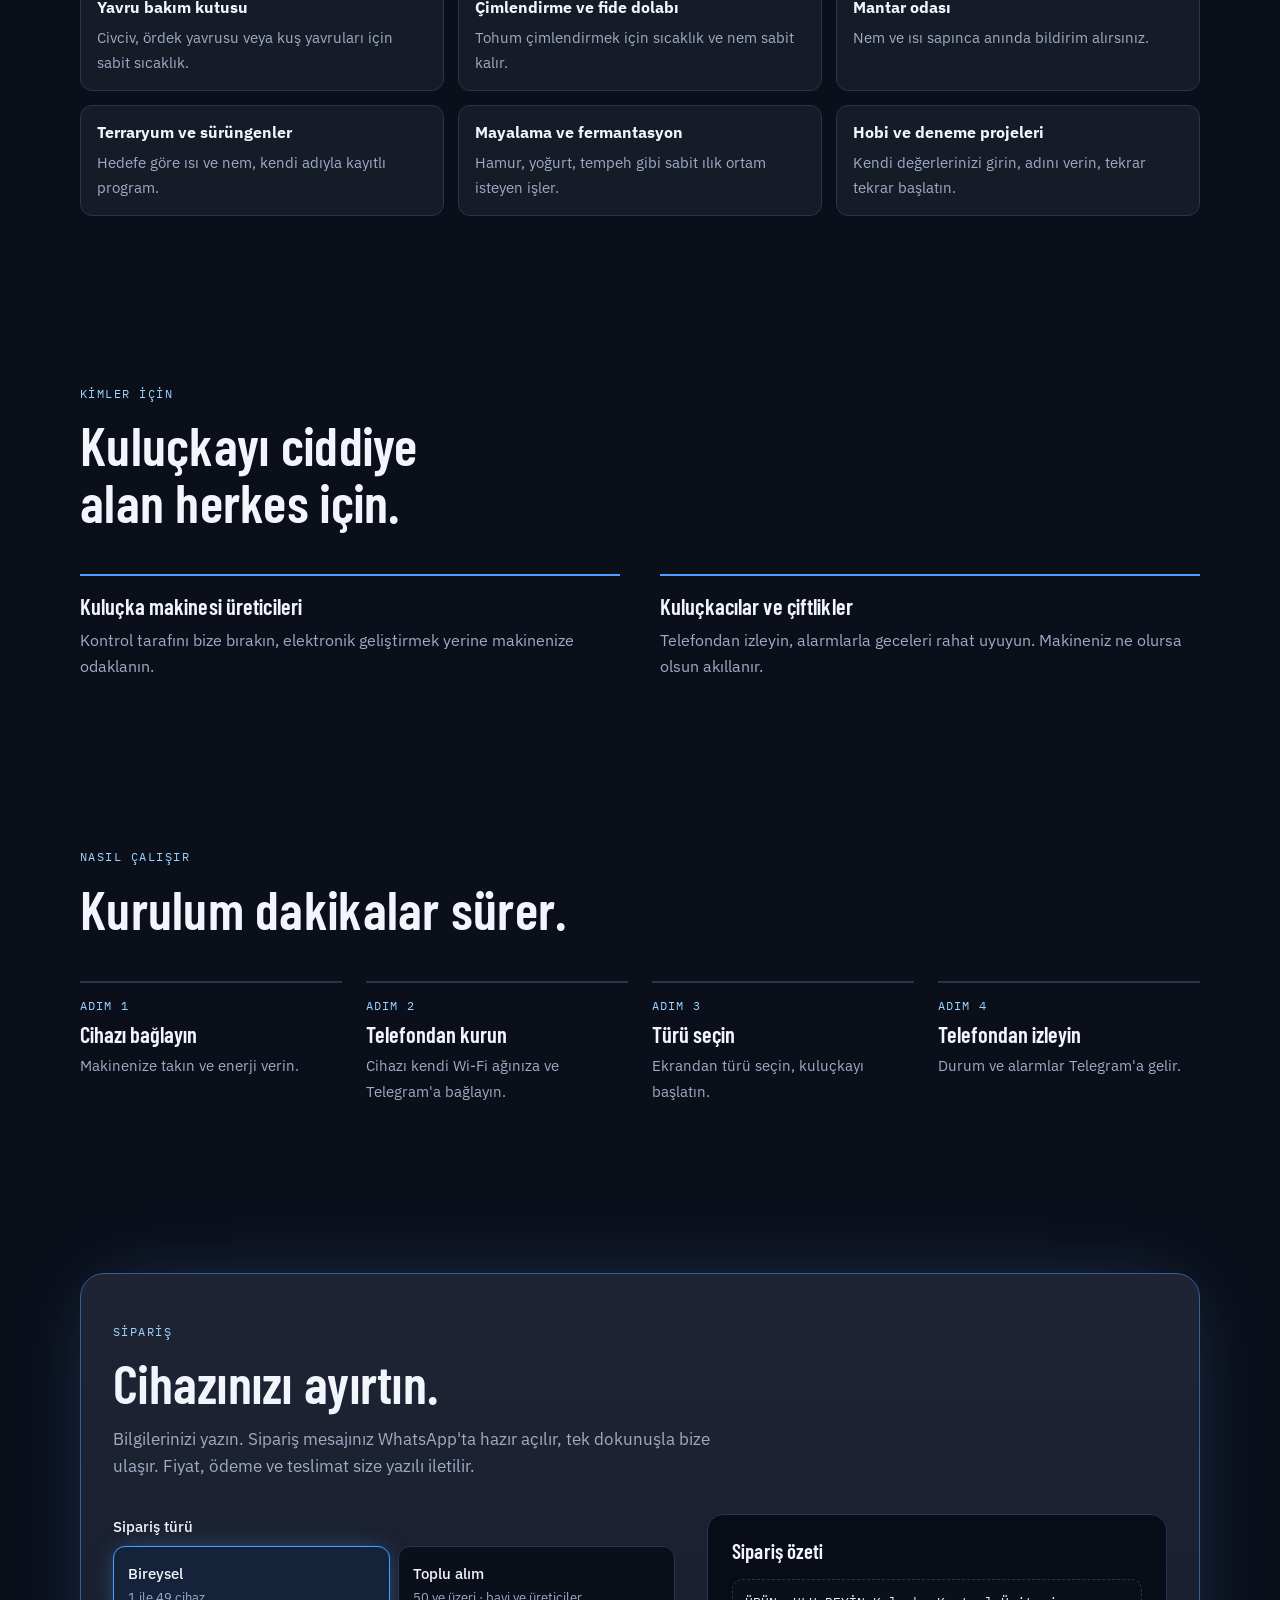
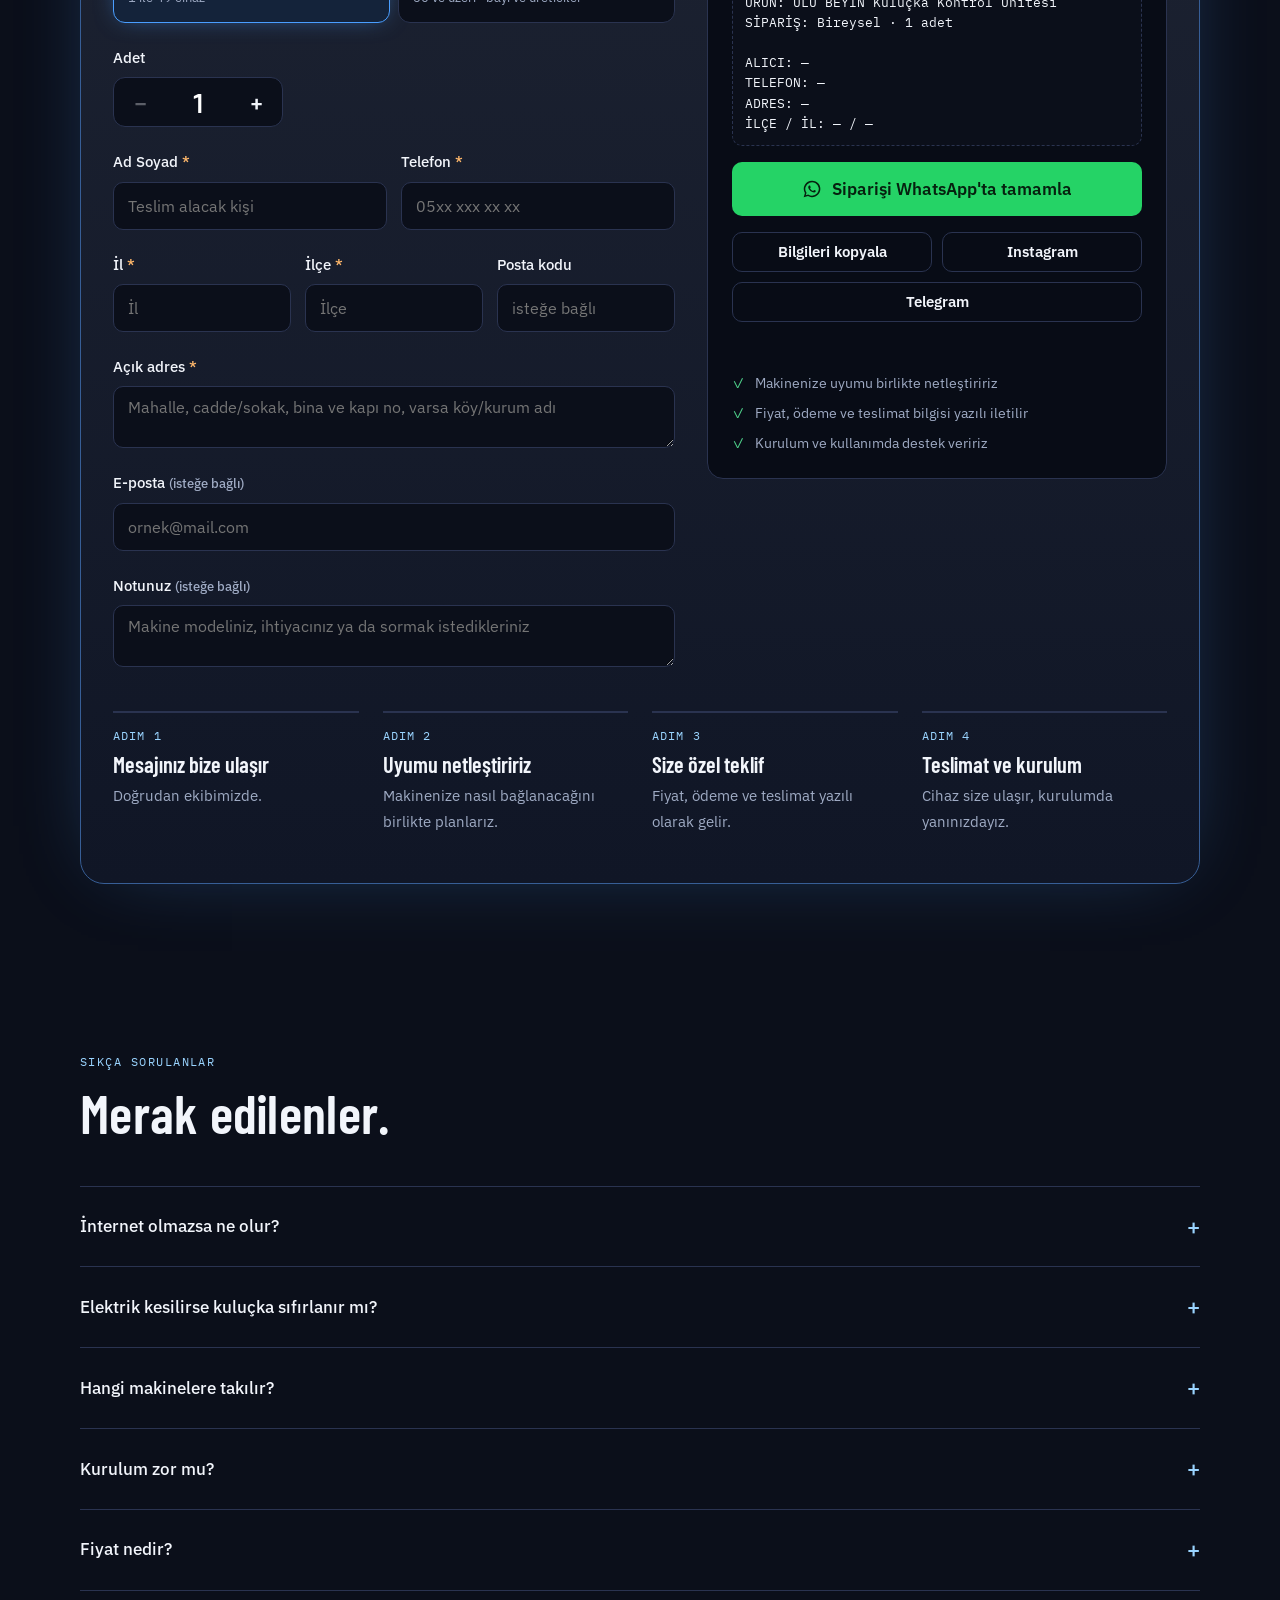
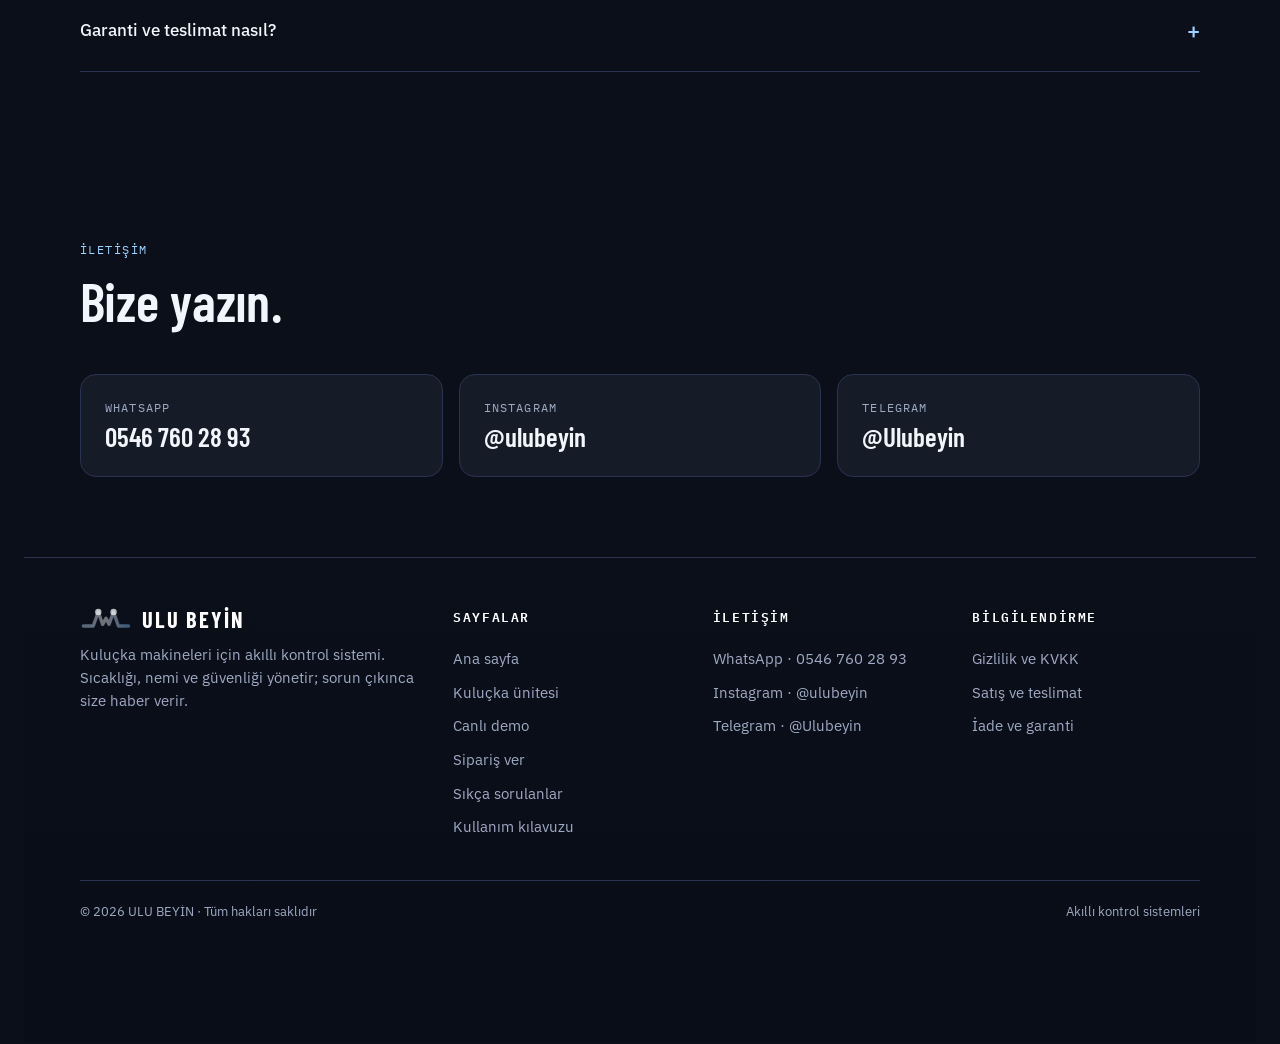
<file: kulucka.html>
<!doctype html>
<html lang="tr">
<head>
<meta charset="utf-8">
<meta name="viewport" content="width=device-width,initial-scale=1">
<title>ULU BEYİN Kuluçka Kontrol Ünitesi</title>
<link rel="stylesheet" href="https://fonts.googleapis.com/css2?family=Barlow+Condensed:wght@500;600;700&family=IBM+Plex+Sans:wght@400;500;600&family=IBM+Plex+Mono:wght@400;500&display=swap">
<link rel="stylesheet" href="style.css?v=27">
<link rel="icon" href="data:image/svg+xml,%3Csvg xmlns='http://www.w3.org/2000/svg' viewBox='0 0 32 32'%3E%3Crect width='32' height='32' rx='7' fill='%23070d1a'/%3E%3Cpath d='M2.5 20.2H8.4L11.4 11.8L14 19.2L16 15.6L17.8 19.2L20.5 11.8L23.4 20.2H29.5' fill='none' stroke='%23fff' stroke-width='2' stroke-linecap='round' stroke-linejoin='round'/%3E%3Ccircle cx='11.4' cy='11.8' r='1.9' fill='%23fff'/%3E%3Ccircle cx='20.5' cy='11.8' r='1.9' fill='%23fff'/%3E%3C/svg%3E">
</head>
<body>
<svg width="0" height="0" style="position:absolute" aria-hidden="true">
  <symbol id="i-wa" viewBox="0 0 24 24"><path fill="currentColor" d="M12.04 2a9.9 9.9 0 0 0-8.5 14.9L2 22l5.2-1.5A9.9 9.9 0 1 0 12.04 2Zm0 18a8.1 8.1 0 0 1-4.2-1.2l-.3-.2-3 .9.9-2.9-.2-.3A8.1 8.1 0 1 1 12.04 20Zm4.4-6c-.2-.1-1.4-.7-1.6-.8s-.4-.1-.5.1l-.8 1c-.1.2-.3.2-.5.1a6.6 6.6 0 0 1-3.3-2.9c-.2-.4.2-.4.7-1.3.1-.2 0-.3 0-.4l-.7-1.6c-.2-.4-.4-.4-.5-.4h-.4a.8.8 0 0 0-.6.3 2.5 2.5 0 0 0-.8 1.9 4.4 4.4 0 0 0 .9 2.3 10 10 0 0 0 3.9 3.4c1.4.6 2 .6 2.7.5a2.3 2.3 0 0 0 1.5-1.1 1.9 1.9 0 0 0 .1-1.1c0-.1-.2-.2-.5-.3Z"/></symbol>
  <symbol id="i-mark" viewBox="0.5 8.5 31 15"><defs><linearGradient id="mk" x1="0" y1="0" x2="1" y2="0"><stop offset="0" stop-color="#bfe0ff"/><stop offset=".5" stop-color="#ffffff"/><stop offset="1" stop-color="#7cc0ff"/></linearGradient></defs><path class="lm-base" d="M2.5 20.2H8.4L11.4 11.8L14 19.2L16 15.6L17.8 19.2L20.5 11.8L23.4 20.2H29.5" fill="none" stroke="url(#mk)" stroke-width="2" stroke-linecap="round" stroke-linejoin="round"/><path class="lm-sig" pathLength="100" d="M2.5 20.2H8.4L11.4 11.8L14 19.2L16 15.6L17.8 19.2L20.5 11.8L23.4 20.2H29.5" fill="none" stroke="#fff" stroke-width="2.4" stroke-linecap="round" stroke-linejoin="round"/><circle class="lm-dot" cx="11.4" cy="11.8" r="1.9" fill="#fff"/><circle class="lm-dot lm-d2" cx="20.5" cy="11.8" r="1.9" fill="#fff"/></symbol>
</svg>
<header class="top">
  <div class="wrap">
    <a class="logo" href="index.html" aria-label="ULU BEYİN ana sayfa"><svg aria-hidden="true"><use href="#i-mark"/></svg><b>ULU BEYİN</b></a>
    <nav class="nav" aria-label="Sayfa bölümleri">
      <a class="l" href="index.html">Ana sayfa</a>
      <a class="l" href="#modlar">Modlar</a>
      <a class="l" href="#ozellikler">Özellikler</a>
      <a class="l" href="#demo">Canlı demo</a>
      <a class="l" href="#sss">Sıkça sorulanlar</a>
      <a class="l" href="#iletisim">İletişim</a>
    </nav>
    <a class="btn wa sm cta-top" href="#siparis">Sipariş ver</a>
  </div>
</header>

<div id="top" class="wrap" style="position:relative">
  <div class="heroback" aria-hidden="true">
    <svg class="bgmark" viewBox="0 0 32 32" aria-hidden="true"><defs><linearGradient id="bgg" x1="0" y1="0" x2="1" y2="1"><stop offset="0" stop-color="#9ad4ff"/><stop offset="1" stop-color="#4a9eff"/></linearGradient></defs><circle class="ring" cx="16" cy="16" r="13.5" fill="none" stroke="url(#bgg)" stroke-width=".18"/><circle cx="16" cy="16" r="13.5" fill="none" stroke="url(#bgg)" stroke-width=".4"/><circle cx="16" cy="16" r="10.6" fill="none" stroke="#9ad4ff" stroke-width=".12" opacity=".5"/><path class="lm-base" d="M2.5 20.2H8.4L11.4 11.8L14 19.2L16 15.6L17.8 19.2L20.5 11.8L23.4 20.2H29.5" fill="none" stroke="url(#bgg)" stroke-width=".55" stroke-linecap="round" stroke-linejoin="round"/><path class="lm-sig" style="display:none" pathLength="100" d="M2.5 20.2H8.4L11.4 11.8L14 19.2L16 15.6L17.8 19.2L20.5 11.8L23.4 20.2H29.5" fill="none" stroke="#e6f3ff" stroke-width=".55" stroke-linecap="round" stroke-linejoin="round"/><circle class="lm-dot" cx="11.4" cy="11.8" r=".75" fill="#e6f3ff"/><circle class="lm-dot lm-d2" cx="20.5" cy="11.8" r=".75" fill="#e6f3ff"/></svg>
    <svg class="pulse" viewBox="0 0 1400 90" preserveAspectRatio="none">
      <path class="base" d="M0 45 H300 l14 -4 l14 8 l16 -34 l16 62 l16 -44 l12 12 H700 l14 -4 l14 8 l16 -34 l16 62 l16 -44 l12 12 H1100 l14 -4 l14 8 l16 -34 l16 62 l16 -44 l12 12 H1400"/>
      <path class="run" d="M0 45 H300 l14 -4 l14 8 l16 -34 l16 62 l16 -44 l12 12 H700 l14 -4 l14 8 l16 -34 l16 62 l16 -44 l12 12 H1100 l14 -4 l14 8 l16 -34 l16 62 l16 -44 l12 12 H1400"/>
    </svg>
  </div>
  <div class="hero">
    <div>
      <span class="chip"><span class="dot"></span>Kuluçka Kontrol Ünitesi</span>
      <h1>Kuluçkanın <em>yeni beyni.</em></h1>
      <p class="lead">Sıradan bir cihaz yalnızca bir sayı gösterir. ULU BEYİN ise bir sistemdir.<br>Sıcaklık, nem, soğutma, viyol, alarm ve güvenliğin tamamını yönetir. Siz uyurken bile başında bekler, sorun çıkınca Telegram'dan size haber verir.</p>
      <div class="cta">
        <a class="btn wa lg" href="#siparis">Sipariş ver</a>
        <a class="btn s lg" href="#demo">Canlı demoyu dene</a>
      </div>
      <div class="mini"><span>Dokunmatik ekran</span><span>Telefondan uzaktan kontrol</span><span>Anında alarm</span><span>Kesintiye dayanıklı</span></div>
    </div>
    <div>
      <iframe id="hero-frame" class="hero-frame" src="ekran.html?v=27" title="ULU BEYİN dokunmatik ekran: dokunarak gezebilirsiniz" scrolling="no"></iframe>
      <p class="cap">Cihazın dokunmatik ekranı · dokunup gezebilirsiniz</p>
    </div>
  </div>
</div>

<div class="strip">
  <div class="wrap">
    <div><b>9</b><span>mod: 8 tür + Özel mod</span></div>
    <div><b>10</b><span>kontrol çıkışı</span></div>
    <div><b>3</b><span>yetki seviyesi</span></div>
    <div><b>7/24</b><span>uyanık koruma</span></div>
  </div>
</div>

<div class="wrap">
  <section id="modlar">
    <div class="head">
      <span class="eyebrow">MODLAR</span>
      <h2>Sekiz hazır tür, bir de sizin modunuz.</h2>
      <p>Türü seçin, süre, sıcaklık ve nem hazır gelir; çıkım döneminde cihaz kendisi uygun değerlere geçer. Listede olmayan bir tür için <b>Özel mod</b> ile kendi programınızı yazın.</p>
    </div>
    <div class="modes" id="modes"><button type="button" class="mode" data-m="Tavuk" aria-pressed="false"><img src="img/tavuk.jpg" alt="Tavuk" width="84" height="81" loading="lazy"><b>Tavuk</b><span>21 gün</span></button><button type="button" class="mode" data-m="Hindi" aria-pressed="false"><img src="img/hindi.jpg" alt="Hindi" width="84" height="81" loading="lazy"><b>Hindi</b><span>28 gün</span></button><button type="button" class="mode" data-m="Bıldırcın" aria-pressed="false"><img src="img/bildircin.jpg" alt="Bıldırcın" width="84" height="81" loading="lazy"><b>Bıldırcın</b><span>17 gün</span></button><button type="button" class="mode" data-m="Kaz" aria-pressed="false"><img src="img/kaz.jpg" alt="Kaz" width="84" height="81" loading="lazy"><b>Kaz</b><span>30 gün</span></button><button type="button" class="mode" data-m="Ördek" aria-pressed="false"><img src="img/ordek.jpg" alt="Ördek" width="84" height="81" loading="lazy"><b>Ördek</b><span>28 gün</span></button><button type="button" class="mode" data-m="Misk ördeği" aria-pressed="false"><img src="img/misk.jpg" alt="Misk ördeği" width="84" height="81" loading="lazy"><b>Misk ördeği</b><span>35 gün</span></button><button type="button" class="mode" data-m="Sülün" aria-pressed="false"><img src="img/sulun.jpg" alt="Sülün" width="84" height="81" loading="lazy"><b>Sülün</b><span>24 gün</span></button><button type="button" class="mode" data-m="Keklik" aria-pressed="false"><img src="img/keklik.jpg" alt="Keklik" width="84" height="81" loading="lazy"><b>Keklik</b><span>24 gün</span></button><button type="button" class="mode ozel" data-m="Özel mod" aria-pressed="false"><img src="img/ozel.jpg" alt="Özel mod" width="84" height="81" loading="lazy"><b>Özel mod</b><span>sizin tasarımınız</span></button></div>
    <p class="mhint" id="mhint">Bir türe dokunun, cihazdaki hazır değerlerini görün.</p>
    <div class="mspec" id="mspec" hidden aria-live="polite"></div>
    <div class="feat" style="margin-top:22px">
      <div class="f"><svg viewBox="0 0 24 24" fill="none" stroke="currentColor" stroke-width="1.5" stroke-linecap="round" stroke-linejoin="round" aria-hidden="true"><path d="M4 7h10M18 7h2M4 17h2M10 17h10"/><circle cx="16" cy="7" r="2"/><circle cx="8" cy="17" r="2"/></svg>
        <h3>Özel mod: kendi programınız</h3><p>Hedef sıcaklık, hedef nem, süre (ya da süresiz), çıkım dönemi ve sıcaklığı, soğutma ile sulamanın günü, saati ve sıklığı, viyol ve uyarıları siz belirlersiniz. Adını verin ("Papağan" gibi), kaydedin; sonra tek dokunuşla yeniden başlatın.</p></div>
      <div class="f"><svg viewBox="0 0 24 24" fill="none" stroke="currentColor" stroke-width="1.5" stroke-linecap="round" stroke-linejoin="round" aria-hidden="true"><path d="M12 3 4 6v6c0 4.5 3.4 7.8 8 9 4.6-1.2 8-4.5 8-9V6l-8-3Z"/><path d="m9 12 2 2 4-4"/></svg>
        <h3>Özel modda da koruma açık</h3><p>Hedef sıcaklığı siz seçersiniz, ama aşırı ısınma, sensör arızası ve elektrik kesintisi korumaları her zaman çalışır. Güvenlik sınırları seçtiğiniz hedefe göre kendiliğinden ayarlanır.</p></div>
      <div class="f"><svg viewBox="0 0 24 24" fill="none" stroke="currentColor" stroke-width="1.5" stroke-linecap="round" stroke-linejoin="round" aria-hidden="true"><path d="M5 5h14v14H5z"/><path d="M9 9h6M9 13h6M9 17h3"/></svg>
        <h3>Telegram'dan adım adım kurulum</h3><p><b>/ozel</b> yazın; bot size sırayla sorar: ad, sıcaklık, nem, süre, çıkım dönemi, soğutma, sulama ve uyarılar. Ekranda da aynı adımlar vardır.</p></div>
    </div>
  </section>
  <section id="demo">
    <div class="head">
      <span class="eyebrow">CANLI DEMO</span>
      <h2>Satın almadan önce kendiniz deneyin.</h2>
      <p>Aşağıda cihazın dokunmatik ekranı ve Telegram botu çalışır. Ekrandaki düğmelere dokunun, Telegram'a komut yazın (<b>/durum</b>, <b>/kulucka</b>, <b>/ozel</b>). Zamanı ilerletip soğutmayı, çıkım dönemini ve alarmları görün; donanım seçeneklerini değiştirip ekranın nasıl uyum sağladığına bakın. <a href="demo.html" target="_blank" rel="noopener">Tam ekranda aç</a></p>
    </div>
    <iframe id="demo-frame" class="demo-frame" src="demo.html?v=27" title="ULU BEYİN canlı demo: cihaz ekranı ve Telegram" loading="lazy"></iframe>
  </section>
  <section id="ozellikler">
    <div class="head">
      <span class="eyebrow">ÖZELLİKLER</span>
      <h2>Gece gündüz başında bekleyen bir göz.</h2>
      <p>Kendi makinenize takılır. Isıtıcı, fan, nemlendirici, pompa, viyol ve ışık çıkışlarını sürer.</p>
    </div>
    <div class="feat">
      <div class="f">
        <svg viewBox="0 0 24 24" fill="none" stroke="currentColor" stroke-width="1.5" stroke-linecap="round" stroke-linejoin="round" aria-hidden="true"><path d="M14 14.8V5a2 2 0 0 0-4 0v9.8a4 4 0 1 0 4 0Z"/><path d="M12 9v7"/></svg>
        <h3>Hassas sıcaklık ve nem</h3><p>Sürekli ölçer, sürekli düzeltir. Isıtma yumuşak geçişlerle yapılır, makine ve yumurta ani sarsıntı görmez.</p>
      </div>
      <div class="f">
        <svg viewBox="0 0 24 24" fill="none" stroke="currentColor" stroke-width="1.5" stroke-linecap="round" stroke-linejoin="round" aria-hidden="true"><rect x="3" y="3" width="8" height="8" rx="1.5"/><rect x="13" y="3" width="8" height="8" rx="1.5"/><rect x="3" y="13" width="18" height="8" rx="1.5"/></svg>
        <h3>Çift bölgeli ısıtma</h3><p>Büyük kabinde her bölgeyi kendi sensörüyle ayrı yönetir. Bir bölge soğursa diğeri etkilenmez.</p>
      </div>
      <div class="f">
        <svg viewBox="0 0 24 24" fill="none" stroke="currentColor" stroke-width="1.5" stroke-linecap="round" stroke-linejoin="round" aria-hidden="true"><path d="M12 3c3 4 6 6.5 6 10.5a6 6 0 0 1-12 0C6 9.5 9 7 12 3Z"/></svg>
        <h3>Hazır tür programları</h3><p>Tavuktan misk ördeğine, sülünden keklike kadar sekiz tür. Türü seçin, gerisini cihaz yönetir.</p>
      </div>
      <div class="f">
        <svg viewBox="0 0 24 24" fill="none" stroke="currentColor" stroke-width="1.5" stroke-linecap="round" stroke-linejoin="round" aria-hidden="true"><path d="M6 8a6 6 0 0 1 12 0c0 7 3 8 3 8H3s3-1 3-8Z"/><path d="M10.3 20a2 2 0 0 0 3.4 0"/></svg>
        <h3>Çok kademeli alarm</h3><p>Aşırı ısınma, soğuma, nem sapması, sensör ve ısıtıcı arızası. Her olay için sade ve net bir mesaj gelir.</p>
      </div>
      <div class="f">
        <svg viewBox="0 0 24 24" fill="none" stroke="currentColor" stroke-width="1.5" stroke-linecap="round" stroke-linejoin="round" aria-hidden="true"><path d="M12 3 4 6v6c0 5 3.5 8 8 9 4.5-1 8-4 8-9V6l-8-3Z"/><path d="m9 12 2 2 4-4"/></svg>
        <h3>Kendini koruyan sistem</h3><p>Tehlikeli bir durumda cihaz kendiliğinden güvenli önlem alır. Siz uzaktayken bile yumurtalar korunur.</p>
      </div>
      <div class="f">
        <svg viewBox="0 0 24 24" fill="none" stroke="currentColor" stroke-width="1.5" stroke-linecap="round" stroke-linejoin="round" aria-hidden="true"><path d="M21 4 3 11l6 2.5L11.5 20 21 4Z"/><path d="M9 13.5 21 4"/></svg>
        <h3>Telegram ile yönetim</h3><p>Durumu görün, komut verin, geçmişe bakın. Yönetici, yardımcı ve izleyici olarak üç ayrı yetki tanımlayın.</p>
      </div>
      <div class="f">
        <svg viewBox="0 0 24 24" fill="none" stroke="currentColor" stroke-width="1.5" stroke-linecap="round" stroke-linejoin="round" aria-hidden="true"><path d="M13 2 4 14h7l-1 8 9-12h-7l1-8Z"/></svg>
        <h3>Elektrik kesintisine dayanıklı</h3><p>Kuluçka sıfırlanmaz. Elektrik gelince kesintinin süresi ve kabin sıcaklığı tek mesajla size bildirilir.</p>
      </div>
      <div class="f">
        <svg viewBox="0 0 24 24" fill="none" stroke="currentColor" stroke-width="1.5" stroke-linecap="round" stroke-linejoin="round" aria-hidden="true"><path d="M12 3v18M4.5 7.5l15 9M19.5 7.5l-15 9"/></svg>
        <h3>Soğutma ve sulama otomasyonu</h3><p>Kaz, ördek ve misk ördeği için günlük soğutma ve sulamayı otomatik yapar ya da manuel başlatmanıza izin verir.</p>
      </div>
      <div class="f">
        <svg viewBox="0 0 24 24" fill="none" stroke="currentColor" stroke-width="1.5" stroke-linecap="round" stroke-linejoin="round" aria-hidden="true"><path d="M20 12a8 8 0 1 1-3-6.2"/><path d="M20 4v5h-5"/></svg>
        <h3>Manuel müdahale, güvenle</h3><p>Kazı ya da bakımda ısıtıcıyı veya fanı ekrandan ve Telegram'dan manuel açıp kapatın. Cihaz önce emin misiniz diye sorar, süre dolunca kendiliğinden otomatiğe döner ve güvenlik korumaları hep açık kalır.</p>
      </div>
      <div class="f">
        <svg viewBox="0 0 24 24" fill="none" stroke="currentColor" stroke-width="1.5" stroke-linecap="round" stroke-linejoin="round" aria-hidden="true"><rect x="3" y="8" width="18" height="8" rx="4"/><circle cx="8" cy="12" r="2"/></svg>
        <h3>Viyol yönetimi</h3><p>Yumurta çevirmeyi iki farklı viyol tipine göre yönetir, çıkıma yaklaşırken kendisi durdurur ve sizi uyarır.</p>
      </div>
      <div class="f">
        <svg viewBox="0 0 24 24" fill="none" stroke="currentColor" stroke-width="1.5" stroke-linecap="round" stroke-linejoin="round" aria-hidden="true"><path d="M5 4h14v16H5z"/><path d="M9 9h6M9 13h6M9 17h3"/></svg>
        <h3>Kuluçka kaydı</h3><p>Her kuluçkanın özeti saklanır. Yumurta ve çıkan civciv sayısını girin, çıkım oranınızı görün.</p>
      </div>
      <div class="f">
        <svg viewBox="0 0 24 24" fill="none" stroke="currentColor" stroke-width="1.5" stroke-linecap="round" stroke-linejoin="round" aria-hidden="true"><circle cx="12" cy="12" r="9"/><path d="M12 7v5l3 2"/></svg>
        <h3>Süre takibi</h3><p>Geçen ve kalan süreyi gün, saat ve dakika olarak ekranda ve Telegram'da görürsünüz.</p>
      </div>
      <div class="f">
        <svg viewBox="0 0 24 24" fill="none" stroke="currentColor" stroke-width="1.5" stroke-linecap="round" stroke-linejoin="round" aria-hidden="true"><circle cx="12" cy="12" r="9"/><circle cx="12" cy="12" r="3.5"/><path d="m5.6 5.6 3.9 3.9M14.5 14.5l3.9 3.9M18.4 5.6l-3.9 3.9M9.5 14.5l-3.9 3.9"/></svg>
        <h3>Yanınızda destek</h3><p>Sorun olduğunda destek ekibine geçici erişim verirsiniz. Süre dolunca erişim kendiliğinden kapanır.</p>
      </div>
      <div class="f">
        <svg viewBox="0 0 24 24" fill="none" stroke="currentColor" stroke-width="1.5" stroke-linecap="round" stroke-linejoin="round" aria-hidden="true"><path d="M3 17c3-8 5-8 8-3s5 3 10-9"/></svg>
        <h3>Akıllı ısıtma (PID)</h3><p>Isıtıcıyı basit aç-kapa ile değil, sürekli kendini düzelten bir kontrol algoritmasıyla yönetir. Sıcaklık hedefte sakin durur; ani iniş çıkış olmaz.</p>
      </div>
      <div class="f">
        <svg viewBox="0 0 24 24" fill="none" stroke="currentColor" stroke-width="1.5" stroke-linecap="round" stroke-linejoin="round" aria-hidden="true"><path d="M12 3v18M5 10l7-7 7 7"/></svg>
        <h3>Soğutma sonrası yumuşak ısınma</h3><p>Soğutma veya sulamadan sonra ısıtma birden yüklenmez, kademeli olarak geri döner. Yumurta ve ısıtıcı sarsılmaz.</p>
      </div>
      <div class="f">
        <svg viewBox="0 0 24 24" fill="none" stroke="currentColor" stroke-width="1.5" stroke-linecap="round" stroke-linejoin="round" aria-hidden="true"><path d="M12 3 4 6v6c0 4.5 3.4 7.8 8 9 4.6-1.2 8-4.5 8-9V6l-8-3Z"/></svg>
        <h3>Çok katmanlı aşırı ısınma koruması</h3><p>Isıtıcı kilidi, acil durum, güvenli mod ve bağımsız izleme birlikte çalışır. Bir katman yetmezse sıradaki devreye girir.</p>
      </div>
      <div class="f">
        <svg viewBox="0 0 24 24" fill="none" stroke="currentColor" stroke-width="1.5" stroke-linecap="round" stroke-linejoin="round" aria-hidden="true"><rect x="4" y="4" width="16" height="16" rx="2"/><path d="M8 12h8M8 8h8M8 16h5"/></svg>
        <h3>Kara kutu kaydı</h3><p>Beklenmedik yeniden başlamalar ve olaylar saklanır. Bir sorun olursa nedenini geriye dönüp görebilirsiniz.</p>
      </div>
      <div class="f">
        <svg viewBox="0 0 24 24" fill="none" stroke="currentColor" stroke-width="1.5" stroke-linecap="round" stroke-linejoin="round" aria-hidden="true"><path d="M5 12l5 5L20 7"/></svg>
        <h3>Donanıma uyum</h3><p>Cihazda olmayan çıkış (fan, pompa, ışık) ekranda hiç görünmez, menüler kurulan donanıma göre sadeleşir.</p>
      </div>
    </div>
  </section>
  <section id="fark">
    <div class="head">
      <span class="eyebrow">NEDEN ULU BEYİN</span>
      <h2>Standart cihazda bir sayı var. Bizde bir sistem var.</h2>
      <p>Piyasadaki klasik kontrol cihazı sıcaklığı ve nemi gösterir, gerisi size kalır. ULU BEYİN ise kuluçkayı baştan sona yönetir, her gelişmeyi size bildirir ve hata yapmanıza fırsat bırakmaz.</p>
    </div>
    <div class="cmp">
      <table>
        <thead><tr><th>ÖZELLİK</th><th>STANDART KONTROL CİHAZI</th><th class="u">ULU BEYİN</th></tr></thead>
        <tbody><tr><td>Gösterdiği</td><td class="no">Sıcaklık ve nem sayısı</td><td class="yes">Sıcaklık, nem, kuluçka günü, geçen ve kalan süre, çalışan çıkışlar ve alarm durumu</td></tr><tr><td>Uzaktan izleme</td><td class="no">Yok</td><td class="yes">Telefondan, dünyanın her yerinden</td></tr><tr><td>Alarm</td><td class="no">Cihazın başında olmazsanız kimse duymaz</td><td class="yes">Telefonunuza anında mesaj, düzelmezse hatırlatma</td></tr><tr><td>Tür programı</td><td class="no">Sıcaklık ve nemi elle girersiniz</td><td class="yes">Sekiz tür hazır, türü seçmeniz yeter</td></tr><tr><td>Çıkım dönemi</td><td class="no">Değerleri zamanında kendiniz değiştirirsiniz</td><td class="yes">Cihaz kendisi çıkım değerlerine geçer, sizi bilgilendirir</td></tr><tr><td>Gün ve süre takibi</td><td class="no">Yok</td><td class="yes">Kuluçka günü, geçen ve kalan süre, çıkım zamanı</td></tr><tr><td>Soğutma ve sulama</td><td class="no">Yok</td><td class="yes">Kaz, ördek ve misk ördeği için otomatik ya da manuel</td></tr><tr><td>Viyol yönetimi</td><td class="no">Ayrı zamanlayıcı gerekir</td><td class="yes">Dahili, çıkıma yaklaşırken kendisi durur</td></tr><tr><td>Elektrik kesintisi</td><td class="no">Süreci sizin takip etmeniz gerekir</td><td class="yes">Kaldığı yerden devam, kesinti süresi ve kabin sıcaklığı mesajla gelir</td></tr><tr><td>Sensör</td><td class="no">Tek sensör, arızada kontrol bozulur</td><td class="yes">Bölgeleri ayrı sensörle izler, arızayı algılar ve bildirir</td></tr><tr><td>Aşırı ısınma koruması</td><td class="no">Sınırlı</td><td class="yes">Kademeli koruma: ısıtıcı kilidi, acil durum, güvenli mod</td></tr><tr><td>Arıza tespiti</td><td class="no">Yok</td><td class="yes">Isıtıcı, nemlendirici ve sensör arızasını kendisi bulur</td></tr><tr><td>Yetkilendirme</td><td class="no">Tuş kilidi</td><td class="yes">Yönetici, yardımcı ve izleyici yetkileri, kişi başına</td></tr><tr><td>Geçmiş ve kayıt</td><td class="no">Tutmaz</td><td class="yes">Olay geçmişi, kuluçka arşivi, çıkım oranı</td></tr><tr><td>Kendi programınız</td><td class="no">Yok</td><td class="yes">Özel mod: kendi sıcaklık, nem, süre ve uyarılarınızı yazıp adıyla kaydedin</td></tr><tr><td>Yazılım güncelleme</td><td class="no">Yok</td><td class="yes">Uzaktan, imzalı ve onayınızla, kuluçkayı bozmadan</td></tr><tr><td>Destek</td><td class="no">Telefonda tarifle</td><td class="yes">Sorunu cihaza bağlanıp sizinle birlikte çözer</td></tr></tbody>
      </table>
    </div>
  </section>

  <section id="otesi">
    <div class="head">
      <span class="eyebrow">KULUÇKANIN ÖTESİNDE</span>
      <h2>Aynı beyin, başka işler için de çalışır.</h2>
      <p>Esas işi kuluçka. Ama sıcaklık ve nemi hedefte tutup telefonunuza haber veren bir kontrol cihazına ihtiyacınız olan her yerde, Özel mod ile aynı güvenle kullanabilirsiniz.</p>
    </div>
    <div class="also">
      <div><b>Yavru bakım kutusu</b><span>Civciv, ördek yavrusu veya kuş yavruları için sabit sıcaklık.</span></div>
      <div><b>Çimlendirme ve fide dolabı</b><span>Tohum çimlendirmek için sıcaklık ve nem sabit kalır.</span></div>
      <div><b>Mantar odası</b><span>Nem ve ısı sapınca anında bildirim alırsınız.</span></div>
      <div><b>Terraryum ve sürüngenler</b><span>Hedefe göre ısı ve nem, kendi adıyla kayıtlı program.</span></div>
      <div><b>Mayalama ve fermantasyon</b><span>Hamur, yoğurt, tempeh gibi sabit ılık ortam isteyen işler.</span></div>
      <div><b>Hobi ve deneme projeleri</b><span>Kendi değerlerinizi girin, adını verin, tekrar tekrar başlatın.</span></div>
    </div>
  </section>

  <section>
    <div class="head">
      <span class="eyebrow">KİMLER İÇİN</span>
      <h2>Kuluçkayı ciddiye alan herkes için.</h2>
    </div>
    <div class="split">
      <div class="who"><h3>Kuluçka makinesi üreticileri</h3><p>Kontrol tarafını bize bırakın, elektronik geliştirmek yerine makinenize odaklanın.</p></div>
      <div class="who"><h3>Kuluçkacılar ve çiftlikler</h3><p>Telefondan izleyin, alarmlarla geceleri rahat uyuyun. Makineniz ne olursa olsun akıllanır.</p></div>
    </div>
  </section>

  <section>
    <div class="head">
      <span class="eyebrow">NASIL ÇALIŞIR</span>
      <h2>Kurulum dakikalar sürer.</h2>
    </div>
    <ol class="steps">
      <li><b>Cihazı bağlayın</b><span>Makinenize takın ve enerji verin.</span></li>
      <li><b>Telefondan kurun</b><span>Cihazı kendi Wi-Fi ağınıza ve Telegram'a bağlayın.</span></li>
      <li><b>Türü seçin</b><span>Ekrandan türü seçin, kuluçkayı başlatın.</span></li>
      <li><b>Telefondan izleyin</b><span>Durum ve alarmlar Telegram'a gelir.</span></li>
    </ol>
  </section>
  <section id="siparis">
    <div class="order">
      <div class="head" style="margin-bottom:34px">
        <span class="eyebrow">SİPARİŞ</span>
        <h2>Cihazınızı ayırtın.</h2>
        <p>Bilgilerinizi yazın. Sipariş mesajınız WhatsApp'ta hazır açılır, tek dokunuşla bize ulaşır. Fiyat, ödeme ve teslimat size yazılı iletilir.</p>
      </div>
      <form class="ogrid" id="siparis-form" novalidate onsubmit="return false">
        <div class="form">
          <div class="lab" role="radiogroup" aria-label="Sipariş türü"><span class="t">Sipariş türü</span>
            <div class="seg">
              <label><input type="radio" name="kul" value="Bireysel" checked><span class="o"><b>Bireysel</b><small>1 ile 49 cihaz</small></span></label>
              <label><input type="radio" name="kul" value="Toplu alım"><span class="o"><b>Toplu alım</b><small>50 ve üzeri · bayi ve üreticiler</small></span></label>
            </div>
          </div>
          <div class="lab" id="adet-tek"><span class="t">Adet</span>
            <div class="qty">
              <button type="button" id="eksi" aria-label="Adedi azalt">−</button>
              <output id="adet" aria-live="polite">1</output>
              <button type="button" id="arti" aria-label="Adedi artır">+</button>
            </div>
          </div>
          <div class="lab" id="adet-toplu" hidden><span class="t">Adet</span>
            <div class="chipsel" role="radiogroup" aria-label="Toplu adet">
              <label><input type="radio" name="top" value="50" checked><span>50</span></label>
              <label><input type="radio" name="top" value="100"><span>100</span></label>
              <label><input type="radio" name="top" value="250"><span>250</span></label>
              <label><input type="radio" name="top" value="500"><span>500</span></label>
              <label><input type="radio" name="top" value="1000 ve üzeri"><span>1000+</span></label>
            </div>
          </div>
          <label class="lab" id="firma-l" for="firma" hidden><span class="t">Firma adı <small class="h">(fatura için)</small></span><input id="firma" name="firma" type="text" autocomplete="organization" placeholder="Firma unvanı"></label>
          <div class="two">
            <label class="lab" for="ad"><span class="t">Ad Soyad<span class="req">*</span></span><input id="ad" name="ad" type="text" autocomplete="name" placeholder="Teslim alacak kişi"></label>
            <label class="lab" for="tel"><span class="t">Telefon<span class="req">*</span></span><input id="tel" name="tel" type="tel" inputmode="tel" autocomplete="tel" placeholder="05xx xxx xx xx"></label>
          </div>
          <div class="three">
            <label class="lab" for="il"><span class="t">İl<span class="req">*</span></span><input id="il" name="il" type="text" autocomplete="address-level1" placeholder="İl"></label>
            <label class="lab" for="ilce"><span class="t">İlçe<span class="req">*</span></span><input id="ilce" name="ilce" type="text" autocomplete="address-level2" placeholder="İlçe"></label>
            <label class="lab" for="posta"><span class="t">Posta kodu</span><input id="posta" name="posta" type="text" inputmode="numeric" autocomplete="postal-code" placeholder="isteğe bağlı"></label>
          </div>
          <label class="lab" for="adres"><span class="t">Açık adres<span class="req">*</span></span><textarea id="adres" name="adres" autocomplete="street-address" placeholder="Mahalle, cadde/sokak, bina ve kapı no, varsa köy/kurum adı"></textarea></label>
          <label class="lab" for="eposta"><span class="t">E-posta <small class="h">(isteğe bağlı)</small></span><input id="eposta" name="eposta" type="email" autocomplete="email" placeholder="ornek@mail.com"></label>
          <label class="lab" for="not"><span class="t">Notunuz <small class="h">(isteğe bağlı)</small></span><textarea id="not" name="not" placeholder="Makine modeliniz, ihtiyacınız ya da sormak istedikleriniz"></textarea></label>
        </div>
        <div class="sum" aria-live="polite">
          <h3>Sipariş özeti</h3>
          <pre id="ozet"></pre>
          <a class="btn wa lg" id="wa" href="#" target="_blank" rel="noopener"><svg><use href="#i-wa"/></svg>Siparişi WhatsApp'ta tamamla</a>
          <div class="acts">
            <button type="button" class="btn s sm" id="kop">Bilgileri kopyala</button>
            <a class="btn s sm" id="ig" href="https://ig.me/m/ulubeyin" target="_blank" rel="noopener">Instagram</a>
            <a class="btn s sm" id="tg" href="https://t.me/Ulubeyin" target="_blank" rel="noopener">Telegram</a>
          </div>
          <div class="status" id="durum" role="status"></div>
          <ul>
            <li>Makinenize uyumu birlikte netleştiririz</li>
            <li>Fiyat, ödeme ve teslimat bilgisi yazılı iletilir</li>
            <li>Kurulum ve kullanımda destek veririz</li>
          </ul>
        </div>
      </form>
      <ol class="steps after">
        <li><b>Mesajınız bize ulaşır</b><span>Doğrudan ekibimizde.</span></li>
        <li><b>Uyumu netleştiririz</b><span>Makinenize nasıl bağlanacağını birlikte planlarız.</span></li>
        <li><b>Size özel teklif</b><span>Fiyat, ödeme ve teslimat yazılı olarak gelir.</span></li>
        <li><b>Teslimat ve kurulum</b><span>Cihaz size ulaşır, kurulumda yanınızdayız.</span></li>
      </ol>
    </div>
  </section>

  <section id="sss">
    <div class="head">
      <span class="eyebrow">SIKÇA SORULANLAR</span>
      <h2>Merak edilenler.</h2>
    </div>
    <details><summary>İnternet olmazsa ne olur?</summary><p>Kontrol ve ekran internetten bağımsız çalışır. Telegram mesajları için internet gerekir.</p></details>
    <details><summary>Elektrik kesilirse kuluçka sıfırlanır mı?</summary><p>Hayır. Cihaz kuluçkayı kaydeder ve elektrik gelince kaldığı yerden devam eder.</p></details>
    <details><summary>Hangi makinelere takılır?</summary><p>Isıtıcı, fan, nemlendirici, pompa, viyol ve ışık çıkışları olan makinelere. Makinenizi nasıl bağlayacağınızı birlikte planlarız.</p></details>
    <details><summary>Kurulum zor mu?</summary><p>Hayır. Telefonunuzdan cihazı Wi-Fi'nize ve Telegram'a bağlarsınız, ekrandan türü seçip başlatırsınız. Takıldığınızda destek ekibi yanınızdadır.</p></details>
    <details><summary>Fiyat nedir?</summary><p>Fiyat adede ve ihtiyaca göre değişir. Siparişinizi oluşturun, size teklif iletelim.</p></details>
    <details><summary>Garanti ve teslimat nasıl?</summary><p>Garanti ve teslimat koşulları sipariş sırasında yazılı olarak netleştirilir.</p></details>
  </section>
  <section id="iletisim" style="padding-bottom:40px">
    <div class="head">
      <span class="eyebrow">İLETİŞİM</span>
      <h2>Bize yazın.</h2>
    </div>
    <div class="contact">
      <a class="c" id="wa2" href="#" target="_blank" rel="noopener"><small>WHATSAPP</small><b>0546 760 28 93</b></a>
      <a class="c" href="https://ig.me/m/ulubeyin" target="_blank" rel="noopener"><small>INSTAGRAM</small><b>@ulubeyin</b></a>
      <a class="c" href="https://t.me/Ulubeyin" target="_blank" rel="noopener"><small>TELEGRAM</small><b>@Ulubeyin</b></a>
    </div>
  </section>
</div>

<footer class="site-foot">
  <div class="wrap">
    <div class="fgrid">
      <div>
        <div class="fbrand"><svg aria-hidden="true"><use href="#i-mark"/></svg>ULU BEYİN</div>
        <p>Kuluçka makineleri için akıllı kontrol sistemi. Sıcaklığı, nemi ve güvenliği yönetir; sorun çıkınca size haber verir.</p>
      </div>
      <div>
        <h4>Sayfalar</h4>
        <a href="index.html">Ana sayfa</a>
        <a href="kulucka.html">Kuluçka ünitesi</a>
        <a href="kulucka.html#demo">Canlı demo</a>
        <a href="kulucka.html#siparis">Sipariş ver</a>
        <a href="kulucka.html#sss">Sıkça sorulanlar</a>
        <a href="kilavuz.html">Kullanım kılavuzu</a>
      </div>
      <div>
        <h4>İletişim</h4>
        <a href="https://wa.me/905467602893" target="_blank" rel="noopener">WhatsApp · 0546 760 28 93</a>
        <a href="https://ig.me/m/ulubeyin" target="_blank" rel="noopener">Instagram · @ulubeyin</a>
        <a href="https://t.me/Ulubeyin" target="_blank" rel="noopener">Telegram · @Ulubeyin</a>
      </div>
      <div>
        <h4>Bilgilendirme</h4>
        <a href="yasal.html#gizlilik">Gizlilik ve KVKK</a>
        <a href="yasal.html#satis">Satış ve teslimat</a>
        <a href="yasal.html#iade">İade ve garanti</a>
      </div>
    </div>
    <div class="fbot"><span>© 2026 ULU BEYİN · Tüm hakları saklıdır</span><span>Akıllı kontrol sistemleri</span></div>
  </div>
</footer>

<a class="btn wa float" id="wa3" href="#" target="_blank" rel="noopener" aria-label="WhatsApp ile yazın"><svg><use href="#i-wa"/></svg>WhatsApp</a>
<script src="common.js?v=27"></script>
<script src="kulucka.js?v=27"></script>
</body>
</html>
</file>
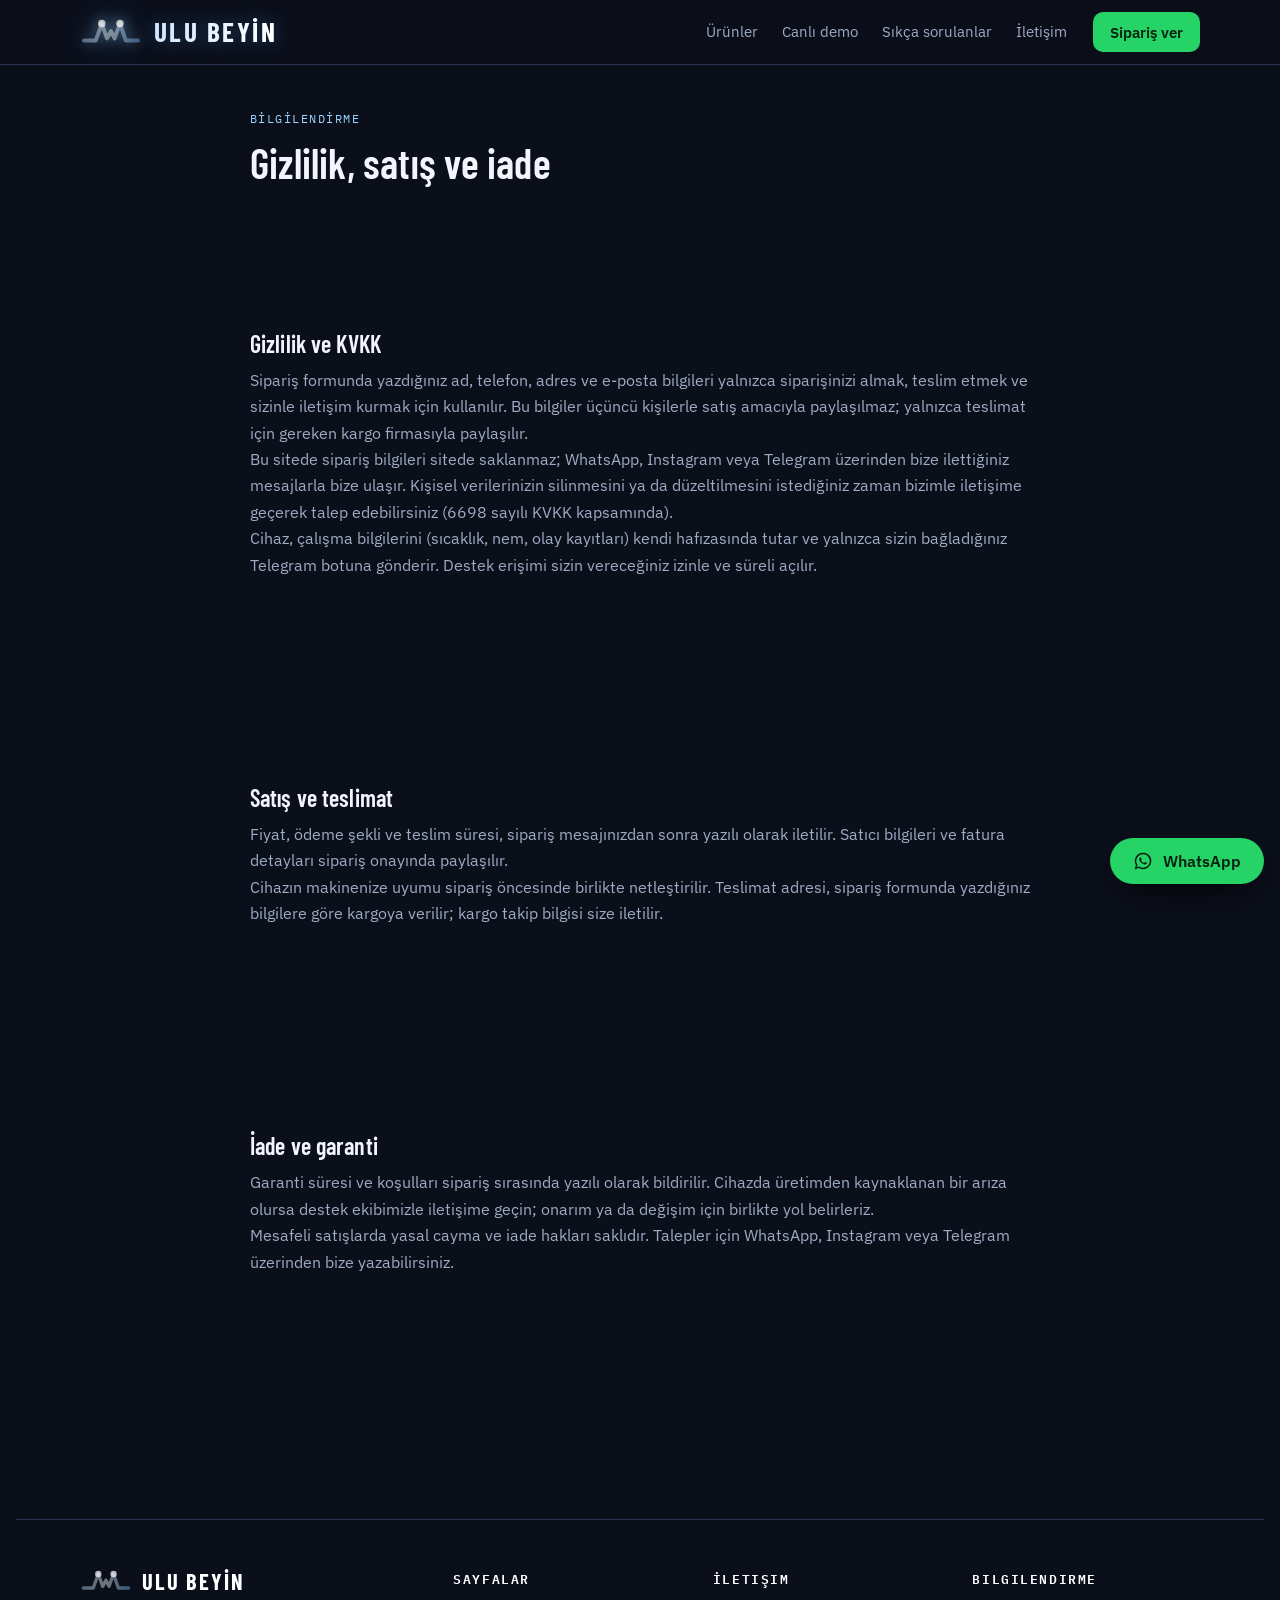
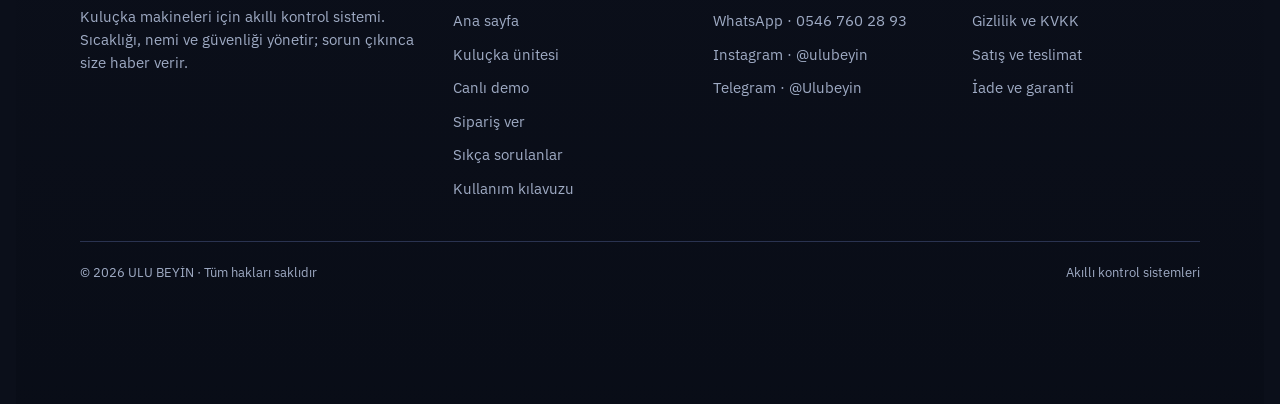
<file: yasal.html>
<!doctype html><html><head><meta charset=utf8><meta name=viewport content="width=device-width,initial-scale=1,viewport-fit=cover"><style>:root{color-scheme:light;box-sizing:border-box;padding-top:env(safe-area-inset-top,0px);padding-bottom:env(safe-area-inset-bottom,0px)}html{scroll-padding-top:env(safe-area-inset-top,0px)}body{margin:0;padding:0;font:14px -apple-system,BlinkMacSystemFont,sans-serif;background:#fff;color:#000}img{max-width:100%}[hidden]:not([hidden=until-found i]){display:none!important}</style><link rel="icon" href="data:image/svg+xml,%3Csvg xmlns='http://www.w3.org/2000/svg' viewBox='0 0 32 32'%3E%3Crect width='32' height='32' rx='7' fill='%23070d1a'/%3E%3Cpath d='M2.5 20.2H8.4L11.4 11.8L14 19.2L16 15.6L17.8 19.2L20.5 11.8L23.4 20.2H29.5' fill='none' stroke='%23fff' stroke-width='2' stroke-linecap='round' stroke-linejoin='round'/%3E%3Ccircle cx='11.4' cy='11.8' r='1.9' fill='%23fff'/%3E%3Ccircle cx='20.5' cy='11.8' r='1.9' fill='%23fff'/%3E%3C/svg%3E">
</head><body>
<title>ULU BEYİN · Bilgilendirme</title>
<link rel="stylesheet" href="https://fonts.googleapis.com/css2?family=Barlow+Condensed:wght@500;600;700&family=IBM+Plex+Sans:wght@400;500;600&family=IBM+Plex+Mono:wght@400;500&display=swap">
<link rel="stylesheet" href="style.css?v=27">
<svg width="0" height="0" style="position:absolute" aria-hidden="true">
  <symbol id="i-wa" viewBox="0 0 24 24"><path fill="currentColor" d="M12.04 2a9.9 9.9 0 0 0-8.5 14.9L2 22l5.2-1.5A9.9 9.9 0 1 0 12.04 2Zm0 18a8.1 8.1 0 0 1-4.2-1.2l-.3-.2-3 .9.9-2.9-.2-.3A8.1 8.1 0 1 1 12.04 20Zm4.4-6c-.2-.1-1.4-.7-1.6-.8s-.4-.1-.5.1l-.8 1c-.1.2-.3.2-.5.1a6.6 6.6 0 0 1-3.3-2.9c-.2-.4.2-.4.7-1.3.1-.2 0-.3 0-.4l-.7-1.6c-.2-.4-.4-.4-.5-.4h-.4a.8.8 0 0 0-.6.3 2.5 2.5 0 0 0-.8 1.9 4.4 4.4 0 0 0 .9 2.3 10 10 0 0 0 3.9 3.4c1.4.6 2 .6 2.7.5a2.3 2.3 0 0 0 1.5-1.1 1.9 1.9 0 0 0 .1-1.1c0-.1-.2-.2-.5-.3Z"/></symbol>
  <symbol id="i-mark" viewBox="0.5 8.5 31 15"><defs><linearGradient id="mk" x1="0" y1="0" x2="1" y2="0"><stop offset="0" stop-color="#bfe0ff"/><stop offset=".5" stop-color="#ffffff"/><stop offset="1" stop-color="#7cc0ff"/></linearGradient></defs><path class="lm-base" d="M2.5 20.2H8.4L11.4 11.8L14 19.2L16 15.6L17.8 19.2L20.5 11.8L23.4 20.2H29.5" fill="none" stroke="url(#mk)" stroke-width="2" stroke-linecap="round" stroke-linejoin="round"/><path class="lm-sig" pathLength="100" d="M2.5 20.2H8.4L11.4 11.8L14 19.2L16 15.6L17.8 19.2L20.5 11.8L23.4 20.2H29.5" fill="none" stroke="#fff" stroke-width="2.4" stroke-linecap="round" stroke-linejoin="round"/><circle class="lm-dot" cx="11.4" cy="11.8" r="1.9" fill="#fff"/><circle class="lm-dot lm-d2" cx="20.5" cy="11.8" r="1.9" fill="#fff"/></symbol>
</svg>

<header class="top">
  <div class="wrap">
    <a class="logo" href="index.html" aria-label="ULU BEYİN ana sayfa"><svg aria-hidden="true"><use href="#i-mark"/></svg><b>ULU BEYİN</b></a>
    <nav class="nav" aria-label="Sayfa bölümleri">
      <a class="l" href="kulucka.html">Ürünler</a>
      <a class="l" href="kulucka.html#demo">Canlı demo</a>
      <a class="l" href="kulucka.html#sss">Sıkça sorulanlar</a>
      <a class="l" href="#iletisim">İletişim</a>
    </nav>
    <a class="btn wa sm cta-top" href="kulucka.html#siparis">Sipariş ver</a>
  </div>
</header>

<main class="wrap legal">
  <span class="eyebrow">BİLGİLENDİRME</span>
  <h1>Gizlilik, satış ve iade</h1>
  <section id="gizlilik"><h2>Gizlilik ve KVKK</h2>
    <p>Sipariş formunda yazdığınız ad, telefon, adres ve e-posta bilgileri yalnızca siparişinizi almak, teslim etmek ve sizinle iletişim kurmak için kullanılır. Bu bilgiler üçüncü kişilerle satış amacıyla paylaşılmaz; yalnızca teslimat için gereken kargo firmasıyla paylaşılır.</p>
    <p>Bu sitede sipariş bilgileri sitede saklanmaz; WhatsApp, Instagram veya Telegram üzerinden bize ilettiğiniz mesajlarla bize ulaşır. Kişisel verilerinizin silinmesini ya da düzeltilmesini istediğiniz zaman bizimle iletişime geçerek talep edebilirsiniz (6698 sayılı KVKK kapsamında).</p>
    <p>Cihaz, çalışma bilgilerini (sıcaklık, nem, olay kayıtları) kendi hafızasında tutar ve yalnızca sizin bağladığınız Telegram botuna gönderir. Destek erişimi sizin vereceğiniz izinle ve süreli açılır.</p></section>
  <section id="satis"><h2>Satış ve teslimat</h2>
    <p>Fiyat, ödeme şekli ve teslim süresi, sipariş mesajınızdan sonra yazılı olarak iletilir. Satıcı bilgileri ve fatura detayları sipariş onayında paylaşılır.</p>
    <p>Cihazın makinenize uyumu sipariş öncesinde birlikte netleştirilir. Teslimat adresi, sipariş formunda yazdığınız bilgilere göre kargoya verilir; kargo takip bilgisi size iletilir.</p></section>
  <section id="iade"><h2>İade ve garanti</h2>
    <p>Garanti süresi ve koşulları sipariş sırasında yazılı olarak bildirilir. Cihazda üretimden kaynaklanan bir arıza olursa destek ekibimizle iletişime geçin; onarım ya da değişim için birlikte yol belirleriz.</p>
    <p>Mesafeli satışlarda yasal cayma ve iade hakları saklıdır. Talepler için WhatsApp, Instagram veya Telegram üzerinden bize yazabilirsiniz.</p></section>
</main>
<footer class="site-foot">
  <div class="wrap">
    <div class="fgrid">
      <div>
        <div class="fbrand"><svg aria-hidden="true"><use href="#i-mark"/></svg>ULU BEYİN</div>
        <p>Kuluçka makineleri için akıllı kontrol sistemi. Sıcaklığı, nemi ve güvenliği yönetir; sorun çıkınca size haber verir.</p>
      </div>
      <div>
        <h4>Sayfalar</h4>
        <a href="index.html">Ana sayfa</a>
        <a href="kulucka.html">Kuluçka ünitesi</a>
        <a href="kulucka.html#demo">Canlı demo</a>
        <a href="kulucka.html#siparis">Sipariş ver</a>
        <a href="kulucka.html#sss">Sıkça sorulanlar</a>
        <a href="kilavuz.html">Kullanım kılavuzu</a>
      </div>
      <div>
        <h4>İletişim</h4>
        <a href="https://wa.me/905467602893" target="_blank" rel="noopener">WhatsApp · 0546 760 28 93</a>
        <a href="https://ig.me/m/ulubeyin" target="_blank" rel="noopener">Instagram · @ulubeyin</a>
        <a href="https://t.me/Ulubeyin" target="_blank" rel="noopener">Telegram · @Ulubeyin</a>
      </div>
      <div>
        <h4>Bilgilendirme</h4>
        <a href="yasal.html#gizlilik">Gizlilik ve KVKK</a>
        <a href="yasal.html#satis">Satış ve teslimat</a>
        <a href="yasal.html#iade">İade ve garanti</a>
      </div>
    </div>
    <div class="fbot"><span>© 2026 ULU BEYİN · Tüm hakları saklıdır</span><span>Akıllı kontrol sistemleri</span></div>
  </div>
</footer>

<a class="btn wa float" id="wa3" href="#" target="_blank" rel="noopener" aria-label="WhatsApp ile yazın"><svg><use href="#i-wa"/></svg>WhatsApp</a>
<script src="common.js?v=27"></script>

</body></html>
</file>
<file: style.css>
:root {
  --bg: #0b0f1a;
  --bg-2: #101626;
  --surface: #161b28;
  --surface-2: #1e2433;
  --line: #2a3350;
  --fg: #f2f5fb;
  --muted: #9fabc4;
  --accent: #4a9eff;
  --glow: #9ad4ff;
  --amber: #ffb454;
  --ok: #4fd18b;
  --warn: #ffb454;
  --wa: #25d366;
  --f-display: "Barlow Condensed", "Arial Narrow", sans-serif;
  --f-body: "IBM Plex Sans", system-ui, -apple-system, "Segoe UI", sans-serif;
  --f-mono: "IBM Plex Mono", ui-monospace, Menlo, Consolas, monospace;
  color-scheme: dark;
}
* { box-sizing: border-box; }
html { scroll-behavior: smooth; scroll-padding-top: 76px; }
body { background: var(--bg); color: var(--fg); font-family: var(--f-body); font-size: 16px; line-height: 1.6; padding-inline: 16px; overflow-x: hidden; }
a { color: var(--accent); }
:focus-visible { outline: 2px solid var(--glow); outline-offset: 3px; border-radius: 4px; }
.wrap { max-width: 1120px; margin-inline: auto; position: relative; }
h1, h2, h3 { font-family: var(--f-display); font-weight: 600; line-height: 1.04; margin: 0; text-wrap: balance; letter-spacing: .005em; }
h2 { font-size: clamp(2.2rem, 5.6vw, 3.4rem); }
h3 { font-size: 1.4rem; line-height: 1.15; }
p { margin: 0; }
.eyebrow { font-family: var(--f-mono); font-size: .76rem; letter-spacing: .12em; color: var(--glow); }
.glowtxt { text-shadow: 0 0 22px rgba(154, 212, 255, .45); }

/* üst çubuk */
.top { position: sticky; top: env(safe-area-inset-top, 0px); z-index: 20; background: color-mix(in srgb, var(--bg) 82%, transparent); backdrop-filter: blur(12px); border-bottom: 1px solid var(--line); margin-inline: -16px; padding-inline: 16px; }
.top .wrap { display: flex; align-items: center; gap: 22px; min-height: 64px; }
.logo { display: flex; align-items: center; gap: 12px; text-decoration: none; color: #fff; }
.logo svg { width: 32px; height: 32px; flex: none; filter: drop-shadow(0 0 6px rgba(154, 212, 255, .85)); }
.logo b { font-family: var(--f-display); font-weight: 700; font-size: 1.7rem; letter-spacing: .09em; line-height: 1; text-shadow: 0 0 18px rgba(154, 212, 255, .7), 0 0 2px #fff; }
.nav { display: flex; gap: 24px; margin-left: auto; align-items: center; }
.nav a.l { color: var(--muted); text-decoration: none; font-size: .94rem; }
.nav a.l:hover { color: #fff; }
@media (max-width: 800px) { .nav a.l { display: none; } }

.btn { display: inline-flex; align-items: center; justify-content: center; gap: 10px; min-height: 46px; padding: 0 22px; border-radius: 10px; border: 1px solid transparent; font: 600 1rem var(--f-body); text-decoration: none; cursor: pointer; text-align: center; }
.btn.p { background: var(--accent); color: #06101f; box-shadow: 0 0 0 0 rgba(74,158,255,.5); }
.btn.p:hover { background: #7ab8ff; box-shadow: 0 0 28px -4px rgba(74,158,255,.8); }
.btn.wa { background: var(--wa); color: #06210f; }
.btn.wa:hover { background: #4ee388; }
.btn.s { background: transparent; color: var(--fg); border-color: var(--line); }
.btn.s:hover { border-color: var(--glow); color: #fff; }
.btn.sm { min-height: 40px; padding: 0 16px; font-size: .92rem; }
.btn.lg { min-height: 54px; padding: 0 28px; font-size: 1.08rem; }
.btn svg { width: 20px; height: 20px; flex: none; }

/* kahraman */
.heroback { position: absolute; inset: 0 -16px; pointer-events: none; overflow: hidden; z-index: 0; }
.heroback::before { content: ""; position: absolute; inset: 0; background-image: linear-gradient(var(--line) 1px, transparent 1px), linear-gradient(90deg, var(--line) 1px, transparent 1px); background-size: 56px 56px; opacity: .22; -webkit-mask-image: radial-gradient(ellipse 70% 70% at 70% 30%, #000 20%, transparent 75%); mask-image: radial-gradient(ellipse 70% 70% at 70% 30%, #000 20%, transparent 75%); }
.heroback::after { content: ""; position: absolute; width: 780px; height: 780px; right: -220px; top: -260px; background: radial-gradient(circle, rgba(74,158,255,.30), transparent 62%); }
.pulse { position: absolute; left: 0; right: 0; bottom: 18px; width: 100%; height: 90px; opacity: .8; }
.pulse path { fill: none; stroke: var(--glow); stroke-width: 2; stroke-linecap: round; stroke-linejoin: round; filter: drop-shadow(0 0 6px rgba(154,212,255,.9)); stroke-dasharray: 220 1800; stroke-dashoffset: 0; }
.pulse path.base { stroke: var(--line); stroke-dasharray: none; filter: none; opacity: .7; }
@media (prefers-reduced-motion: no-preference) { .pulse path.run { animation: run 5.2s linear infinite; } @keyframes run { to { stroke-dashoffset: -2020; } } }

.hero { position: relative; z-index: 1; padding-block: 64px 120px; display: grid; grid-template-columns: 1.02fr .98fr; gap: 56px; align-items: center; }
@media (max-width: 920px) { .hero { grid-template-columns: 1fr; gap: 44px; padding-block: 40px 110px; } }
.chip { display: inline-flex; align-items: center; gap: 9px; border: 1px solid color-mix(in srgb, var(--glow) 35%, var(--line)); background: color-mix(in srgb, var(--surface) 80%, transparent); border-radius: 999px; padding: 6px 15px; font-size: .86rem; color: var(--fg); }
.dot { width: 8px; height: 8px; border-radius: 50%; background: var(--ok); flex: none; box-shadow: 0 0 10px var(--ok); }
.hero h1 { font-size: clamp(3.2rem, 9vw, 5.8rem); margin-top: 22px; }
.hero h1 em { font-style: normal; color: #fff; text-shadow: 0 0 34px rgba(154, 212, 255, .7), 0 0 4px rgba(255,255,255,.6); }
.lead { margin-top: 22px; font-size: 1.15rem; color: var(--muted); max-width: 40ch; }
.cta { display: flex; flex-wrap: wrap; gap: 12px; margin-top: 32px; }
.mini { display: flex; flex-wrap: wrap; gap: 8px 22px; margin-top: 30px; color: var(--muted); font-size: .92rem; }
.mini span { display: inline-flex; gap: 8px; align-items: center; }
.mini span::before { content: ""; width: 6px; height: 6px; border-radius: 50%; background: var(--glow); box-shadow: 0 0 8px var(--glow); }


/* cihaz ekranı: 3,5" 480x320 yatay ekran, sabit boyutta çizilip sığdırılır */
.scr { background: #0f1620; border: 1px solid #2f3a58; border-radius: 18px; padding: 8px; box-shadow: 0 40px 80px -40px rgba(0,0,0,.9), 0 0 0 6px #070a12, 0 0 0 7px #26304b, 0 0 70px -10px rgba(74,158,255,.3); min-width: 0; transition: filter .6s; color: #e8eef7; }
.scr.off { filter: grayscale(1) brightness(.3); }
.scw { position: relative; width: 100%; aspect-ratio: 3 / 2; overflow: hidden; border-radius: 10px; background: #0f1620; }
.sc { position: absolute; left: 0; top: 0; width: 480px; height: 320px; transform-origin: 0 0; padding: 12px 14px; font-size: 14px; line-height: 1.25; display: flex; flex-direction: column; }
.sb { display: flex; justify-content: space-between; align-items: center; color: #9fb0c4; font-size: 13px; }
.wf { display: inline-flex; gap: 2px; align-items: flex-end; height: 12px; margin: 0 6px; }
.wf i { width: 4px; background: #8fa6c4; }
.wf i:nth-child(1) { height: 4px; } .wf i:nth-child(2) { height: 6px; } .wf i:nth-child(3) { height: 9px; } .wf i:nth-child(4) { height: 12px; }
.sm2 { display: flex; justify-content: space-between; align-items: flex-start; gap: 10px; margin-top: 8px; }
.zn { display: flex; gap: 22px; }
.zn .k { color: #9fb0c4; font-size: 13px; }
.zn .n { font-size: 34px; font-weight: 500; line-height: 1.1; font-variant-numeric: tabular-nums; }
.nm { color: #9fb0c4; margin-top: 6px; font-size: 16px; }
.rt { text-align: right; }
.ico { width: 46px; height: 46px; border-radius: 9px; background: #fff; display: grid; place-items: center; font-size: 28px; margin-left: auto; }
.ico img { width: 100%; height: 100%; object-fit: cover; border-radius: 9px; display: block; }
.rt .tn { font-size: 17px; margin-top: 3px; }
.rt .mu { color: #9fb0c4; font-size: 13px; }
.hs { margin-top: 8px; display: flex; flex-wrap: wrap; gap: 5px; }
.hs span { font-size: 12px; padding: 3px 9px; border-radius: 999px; border: 1px solid #1f2b3b; color: #3f4c61; transition: color 1s ease, border-color 1s ease, background 1s ease, box-shadow 1s ease; }
.hs span.on { color: #d6ffe9; border-color: color-mix(in srgb, var(--ok) 65%, transparent); background: color-mix(in srgb, var(--ok) 16%, transparent); box-shadow: 0 0 10px -2px color-mix(in srgb, var(--ok) 60%, transparent); }
.al { margin-top: 6px; padding: 5px 10px; border-radius: 8px; font-size: 13px; background: #2a1f0c; color: #ffd08a; border: 1px solid #6a4a14; }
.al.e { background: #2a0f0f; color: #ffb4ab; border-color: #7a2a2a; }
.bt2 { display: flex; gap: 6px; margin-top: auto; }
.bt2 span { flex: 1; text-align: center; padding: 10px 2px; border-radius: 10px; background: #1b2634; border: 1px solid #2c3a4d; font-size: 14px; white-space: nowrap; transition: border-color .6s, color .6s; }
.bt2 span.p { background: #1f4f9a; border-color: #2d6fd0; }
.bt2 span.r { background: #5a1f1f; border-color: #8a3030; }
.bt2 span.on { border-color: var(--ok); color: #d6ffe9; }
.cap { font-size: .8rem; color: var(--muted); margin-top: 12px; text-align: center; }
.sel { display: flex; flex-wrap: wrap; gap: 8px; margin-top: 26px; align-items: center; }
.sel > span { font-family: var(--f-mono); font-size: .72rem; letter-spacing: .1em; color: var(--muted); margin-right: 4px; }
.sel button { min-height: 40px; padding: 0 16px; border-radius: 999px; border: 1px solid var(--line); background: var(--surface); color: var(--fg); font: 500 .9rem var(--f-body); cursor: pointer; }
.sel button.on { border-color: var(--accent); background: color-mix(in srgb, var(--accent) 16%, var(--surface)); }
.grp { margin-top: 18px; }
.grp > small { display: block; font-family: var(--f-mono); font-size: .7rem; letter-spacing: .1em; color: var(--muted); }
.grp .ctl { margin-top: 8px; }
.msg .bt { display: flex; gap: 8px; margin-top: 8px; }
.msg .bt button { border: 1px solid var(--line); background: var(--surface); color: var(--fg); border-radius: 8px; padding: 7px 14px; font: 500 .85rem var(--f-body); cursor: pointer; }
.msg .bt button:disabled { opacity: .4; cursor: default; }
.seg { grid-template-columns: repeat(2, minmax(0, 1fr)) !important; }


/* istatistik şeridi */
.strip { border-block: 1px solid var(--line); background: var(--bg-2); margin-inline: -16px; padding-inline: 16px; position: relative; z-index: 1; }
.strip .wrap { display: grid; grid-template-columns: repeat(4, minmax(0, 1fr)); }
@media (max-width: 800px) { .strip .wrap { grid-template-columns: repeat(2, minmax(0, 1fr)); } }
.strip div { padding: 26px 18px; border-left: 1px solid var(--line); }
.strip div:first-child { border-left: 0; }
@media (max-width: 800px) { .strip div:nth-child(3) { border-left: 0; } .strip div:nth-child(n+3) { border-top: 1px solid var(--line); } }
.strip b { display: block; font-family: var(--f-display); font-size: 2.6rem; font-weight: 600; line-height: 1; color: #fff; text-shadow: 0 0 20px rgba(154,212,255,.4); }
.strip span { color: var(--muted); font-size: .9rem; }

section { padding-block: 84px; }
.head { display: grid; gap: 14px; margin-bottom: 44px; max-width: 64ch; }
.head p { color: var(--muted); font-size: 1.06rem; }

/* ürünler */
.prods { display: grid; grid-template-columns: 1.4fr 1fr; gap: 18px; }
@media (max-width: 860px) { .prods { grid-template-columns: 1fr; } }
.prod { background: linear-gradient(160deg, var(--surface-2), var(--surface)); border: 1px solid var(--line); border-radius: 20px; padding: 32px; position: relative; overflow: hidden; min-width: 0; }
.prod.main { border-color: color-mix(in srgb, var(--accent) 55%, var(--line)); box-shadow: 0 0 60px -20px rgba(74,158,255,.45); }
.prod.main::after { content: ""; position: absolute; width: 380px; height: 380px; right: -140px; top: -160px; background: radial-gradient(circle, rgba(74,158,255,.25), transparent 65%); pointer-events: none; }
.badge { display: inline-block; font-family: var(--f-mono); font-size: .7rem; letter-spacing: .1em; padding: 4px 11px; border-radius: 999px; border: 1px solid color-mix(in srgb, var(--ok) 50%, transparent); color: var(--ok); }
.badge.soon { color: var(--muted); border-color: var(--line); }
.prod h3 { font-size: 2.1rem; margin-top: 16px; }
.prod p { color: var(--muted); margin-top: 10px; max-width: 46ch; }
.prod ul { list-style: none; margin: 18px 0 0; padding: 0; display: grid; gap: 8px; color: var(--fg); font-size: .96rem; }
.prod li { display: flex; gap: 10px; align-items: baseline; }
.prod li::before { content: ""; width: 6px; height: 6px; border-radius: 50%; background: var(--glow); flex: none; transform: translateY(-2px); box-shadow: 0 0 8px var(--glow); }
.prod .cta { margin-top: 26px; position: relative; z-index: 1; }
.prod.soon { border-style: dashed; background: transparent; display: grid; align-content: center; }
.prod.soon h3 { color: var(--muted); }

/* özellikler */
.feat { display: grid; grid-template-columns: repeat(3, minmax(0, 1fr)); gap: 16px; }
@media (max-width: 980px) { .feat { grid-template-columns: repeat(2, minmax(0, 1fr)); } }
@media (max-width: 620px) { .feat { grid-template-columns: 1fr; } }
.f { background: var(--surface); border: 1px solid var(--line); border-radius: 16px; padding: 26px; min-width: 0; transition: border-color .25s, transform .25s; }
.f:hover { border-color: color-mix(in srgb, var(--glow) 55%, var(--line)); }
@media (prefers-reduced-motion: no-preference) { .f:hover { transform: translateY(-3px); } }
.f svg { width: 32px; height: 32px; color: var(--glow); margin-bottom: 16px; filter: drop-shadow(0 0 6px rgba(154,212,255,.5)); }
.f h3 { margin-bottom: 8px; }
.f p { color: var(--muted); font-size: .96rem; }

/* karşılaştırma */
.cmp { border: 1px solid var(--line); border-radius: 16px; overflow-x: auto; background: var(--surface); }
.cmp table { border-collapse: collapse; width: 100%; min-width: 560px; }
.cmp th, .cmp td { padding: 16px 20px; text-align: left; border-bottom: 1px solid var(--line); }
.cmp tr:last-child td { border-bottom: 0; }
.cmp th { font-family: var(--f-mono); font-weight: 400; font-size: .74rem; letter-spacing: .1em; color: var(--muted); background: var(--bg-2); }
.cmp th.u { color: var(--glow); }
.cmp td:first-child { font-weight: 500; }
.cmp td.no { color: #6b7794; }
.cmp td.yes { color: var(--ok); font-weight: 500; }
.cmp td.yes::before { content: "✓  "; }
.cmp td.no::before { content: "—  "; }

/* canlı demo */
.demo { display: grid; grid-template-columns: 1fr 1fr; gap: 40px; align-items: start; }
@media (max-width: 900px) { .demo { grid-template-columns: 1fr; gap: 32px; } }
.ctl { display: flex; flex-wrap: wrap; gap: 10px; margin-top: 26px; }
.ctl button { min-height: 46px; padding: 0 18px; border-radius: 10px; border: 1px solid var(--line); background: var(--surface); color: var(--fg); font: 500 .96rem var(--f-body); cursor: pointer; }
.ctl button:hover:not(:disabled) { border-color: var(--glow); }
.ctl button:disabled { opacity: .45; cursor: default; }
.ctl button.p { background: var(--accent); color: #06101f; border-color: var(--accent); font-weight: 600; }
.chat { background: #0e1424; border: 1px solid var(--line); border-radius: 20px; display: grid; grid-template-rows: auto 1fr; min-height: 420px; max-height: 520px; overflow: hidden; }
.chat .h { padding: 14px 18px; border-bottom: 1px solid var(--line); display: flex; align-items: center; gap: 12px; background: var(--surface); }
.chat .av { width: 34px; height: 34px; border-radius: 50%; background: var(--surface-2); display: grid; place-items: center; border: 1px solid var(--line); }
.chat .av svg { width: 20px; height: 20px; filter: drop-shadow(0 0 4px rgba(154,212,255,.8)); }
.chat .h b { font-weight: 500; display: block; line-height: 1.2; }
.chat .h small { color: var(--ok); font-size: .76rem; }
.log { padding: 16px; display: flex; flex-direction: column; gap: 8px; overflow-y: auto; scroll-behavior: smooth; }
.msg { align-self: flex-start; max-width: 92%; background: var(--surface-2); border-radius: 4px 14px 14px 14px; padding: 10px 14px; font-size: .92rem; line-height: 1.45; overflow-wrap: anywhere; }
.msg time { display: block; text-align: right; font-size: .68rem; color: var(--muted); margin-top: 3px; font-family: var(--f-mono); }
.msg.warn { border-left: 3px solid var(--warn); }
.msg.ok { border-left: 3px solid var(--ok); }
@media (prefers-reduced-motion: no-preference) { .msg { animation: pop .35s ease; } @keyframes pop { from { opacity: 0; transform: translateY(8px); } } }
.demo .note { margin-top: 14px; font-size: .84rem; color: var(--muted); }

.split { display: grid; grid-template-columns: 1fr 1fr; gap: 40px; }
@media (max-width: 800px) { .split { grid-template-columns: 1fr; } }
.who { border-top: 2px solid var(--accent); padding-top: 18px; }
.who p { color: var(--muted); margin-top: 8px; }

.steps { list-style: none; margin: 0; padding: 0; display: grid; grid-template-columns: repeat(4, minmax(0, 1fr)); gap: 24px; counter-reset: s; }
@media (max-width: 900px) { .steps { grid-template-columns: repeat(2, minmax(0, 1fr)); } }
@media (max-width: 520px) { .steps { grid-template-columns: 1fr; } }
.steps li { counter-increment: s; border-top: 2px solid var(--line); padding-top: 14px; }
.steps li::before { content: "ADIM " counter(s); font-family: var(--f-mono); font-size: .72rem; letter-spacing: .1em; color: var(--glow); display: block; margin-bottom: 6px; }
.steps b { display: block; font-family: var(--f-display); font-size: 1.4rem; font-weight: 600; line-height: 1.15; margin-bottom: 6px; }
.steps span { color: var(--muted); font-size: .95rem; }

/* sipariş */
.order { background: linear-gradient(180deg, var(--surface-2), var(--bg-2)); border: 1px solid color-mix(in srgb, var(--accent) 40%, var(--line)); border-radius: 24px; padding: 48px 32px; box-shadow: 0 0 80px -30px rgba(74,158,255,.4); }
@media (max-width: 560px) { .order { padding: 30px 18px; border-radius: 18px; } }
.ogrid { display: grid; grid-template-columns: 1.1fr .9fr; gap: 32px; align-items: start; }
@media (max-width: 900px) { .ogrid { grid-template-columns: 1fr; } }
.form { display: grid; gap: 22px; min-width: 0; }
.lab { font-size: .86rem; color: var(--muted); display: grid; gap: 8px; }
.lab > span.t { color: var(--fg); font-weight: 500; font-size: .95rem; }
input[type=text], textarea { width: 100%; min-height: 48px; background: var(--bg); color: var(--fg); border: 1px solid var(--line); border-radius: 10px; padding: 10px 14px; font: 400 1rem var(--f-body); }
input[type=text]:focus, textarea:focus { border-color: var(--glow); outline: none; box-shadow: 0 0 0 3px rgba(74,158,255,.2); }
textarea { min-height: 84px; resize: vertical; }
.two { display: grid; grid-template-columns: 1fr 1fr; gap: 14px; }
@media (max-width: 560px) { .two { grid-template-columns: 1fr; } }
.seg { display: grid; grid-template-columns: repeat(3, minmax(0, 1fr)); gap: 8px; }
@media (max-width: 640px) { .seg { grid-template-columns: 1fr; } }
.seg label { position: relative; }
.seg input { position: absolute; opacity: 0; pointer-events: none; }
.seg .o { display: grid; gap: 2px; padding: 14px; border: 1px solid var(--line); border-radius: 12px; background: var(--bg); cursor: pointer; height: 100%; }
.seg .o b { font-weight: 500; color: var(--fg); font-size: .95rem; }
.seg .o small { color: var(--muted); font-size: .8rem; }
.seg input:checked + .o { border-color: var(--accent); background: color-mix(in srgb, var(--accent) 14%, var(--bg)); box-shadow: 0 0 24px -8px rgba(74,158,255,.7); }
.seg input:focus-visible + .o { outline: 2px solid var(--glow); outline-offset: 2px; }
.qty { display: flex; align-items: center; width: max-content; border: 1px solid var(--line); border-radius: 12px; overflow: hidden; background: var(--bg); }
.qty button { width: 52px; height: 48px; background: transparent; color: var(--fg); border: 0; font: 600 1.4rem var(--f-body); cursor: pointer; }
.qty button:hover:not(:disabled) { background: var(--surface-2); }
.qty button:disabled { opacity: .35; cursor: default; }
.qty output { min-width: 64px; text-align: center; font-family: var(--f-display); font-size: 1.7rem; font-weight: 600; font-variant-numeric: tabular-nums; color: #fff; }
.chipsel { display: flex; flex-wrap: wrap; gap: 8px; }
.chipsel label { position: relative; }
.chipsel input { position: absolute; opacity: 0; pointer-events: none; }
.chipsel span { display: block; padding: 11px 20px; border: 1px solid var(--line); border-radius: 999px; background: var(--bg); cursor: pointer; color: var(--fg); font-weight: 500; min-height: 44px; }
.chipsel input:checked + span { border-color: var(--accent); background: color-mix(in srgb, var(--accent) 16%, var(--bg)); }
.chipsel input:focus-visible + span { outline: 2px solid var(--glow); outline-offset: 2px; }
.sum { background: #080c16; border: 1px solid var(--line); border-radius: 16px; padding: 24px; display: grid; gap: 16px; min-width: 0; position: sticky; top: 84px; }
@media (max-width: 900px) { .sum { position: static; } }
.sum h3 { font-size: 1.3rem; }
.sum dl { margin: 0; display: grid; gap: 12px; }
.sum dl div { display: flex; justify-content: space-between; gap: 18px; border-bottom: 1px dashed var(--line); padding-bottom: 10px; }
.sum dt { color: var(--muted); font-size: .88rem; flex: none; }
.sum dd { margin: 0; text-align: right; overflow-wrap: anywhere; font-weight: 500; }
.sum .acts { display: flex; gap: 10px; flex-wrap: wrap; }
.sum .acts .btn { flex: 1 1 140px; }
.sum ul { list-style: none; margin: 0; padding: 0; display: grid; gap: 8px; color: var(--muted); font-size: .86rem; }
.sum li { display: flex; gap: 10px; align-items: baseline; }
.sum li::before { content: "✓"; color: var(--ok); flex: none; }
.status { font-size: .86rem; color: var(--ok); min-height: 1.3em; }
.after { margin-top: 44px; }

details { border-top: 1px solid var(--line); padding-block: 4px; }
details:last-of-type { border-bottom: 1px solid var(--line); }
summary { cursor: pointer; list-style: none; padding-block: 18px; font-weight: 500; font-size: 1.05rem; display: flex; justify-content: space-between; gap: 16px; align-items: center; }
summary::-webkit-details-marker { display: none; }
summary::after { content: "+"; font-family: var(--f-mono); color: var(--glow); font-size: 1.4rem; flex: none; }
details[open] summary::after { content: "−"; }
details p { color: var(--muted); padding-bottom: 20px; max-width: 66ch; }

.contact { display: grid; grid-template-columns: repeat(3, minmax(0, 1fr)); gap: 16px; }
@media (max-width: 800px) { .contact { grid-template-columns: 1fr; } }
.contact a.c { background: var(--surface); border: 1px solid var(--line); border-radius: 16px; padding: 24px; color: var(--fg); text-decoration: none; display: grid; gap: 4px; min-width: 0; }
.contact a.c:hover { border-color: var(--glow); }
.contact .c small { font-family: var(--f-mono); font-size: .72rem; letter-spacing: .1em; color: var(--muted); }
.contact .c b { font-family: var(--f-display); font-size: 1.7rem; font-weight: 600; line-height: 1.15; overflow-wrap: anywhere; }

footer { border-top: 1px solid var(--line); padding-block: 36px 120px; color: var(--muted); font-size: .88rem; display: flex; flex-wrap: wrap; justify-content: space-between; gap: 12px; }
.float { position: fixed; right: 16px; bottom: calc(16px + env(safe-area-inset-bottom, 0px)); z-index: 30; box-shadow: 0 12px 32px -8px rgba(0,0,0,.8); border-radius: 999px; transition: opacity .25s, transform .25s; }
.float.hide { opacity: 0; pointer-events: none; transform: translateY(12px); }
@media (prefers-reduced-motion: reduce) { html { scroll-behavior: auto; } .log { scroll-behavior: auto; } }
[hidden] { display: none !important; }
.cmp table { min-width: 680px; }
.cmp td.no { color: #7b87a3; }
.cmp tr:hover td { background: color-mix(in srgb, var(--accent) 5%, transparent); }
.cmp td.yes { color: #d6ffe9; }
.follow { display: flex; flex-wrap: wrap; gap: 10px; margin-top: 22px; }

/* Modlar galerisi */
.modes { display: grid; grid-template-columns: repeat(3, minmax(0, 1fr)); gap: 12px; }
@media (min-width: 700px) { .modes { grid-template-columns: repeat(9, minmax(0, 1fr)); gap: 8px; } }
.mode { background: var(--surface); border: 1px solid var(--line); border-radius: 14px; padding: 12px 8px 10px; text-align: center; }
.mode img { width: 100%; max-width: 84px; height: auto; aspect-ratio: 112/108; object-fit: cover; border-radius: 10px; display: block; margin: 0 auto 8px; background: #fff; }
.mode b { display: block; font-size: .95rem; }
.mode span { display: block; color: var(--muted); font-size: .8rem; }
.mode.ozel { border-color: var(--accent); background: linear-gradient(180deg, rgba(74,158,255,.12), var(--surface)); }
.demo-frame { width: 100%; border: 0; border-radius: 16px; background: var(--bg); min-height: 760px; display: block; }
.also { display: grid; grid-template-columns: repeat(3, minmax(0, 1fr)); gap: 14px; }
@media (max-width: 800px) { .also { grid-template-columns: 1fr 1fr; } }
@media (max-width: 520px) { .also { grid-template-columns: 1fr; } }
.also div { border: 1px solid var(--line); border-radius: 12px; padding: 14px 16px; background: var(--surface); }
.also b { display: block; margin-bottom: 4px; }
.also span { color: var(--muted); font-size: .92rem; }

.hero-frame { display: block; width: 100%; border: 0; background: transparent; height: 330px; color-scheme: dark; }

/* Menüden bir bölüme gidince o bölümün başlığı kısa süre parlar */
@keyframes sec-pulse { 0% { box-shadow: inset 0 0 0 0 rgba(74,158,255,0); background-color: rgba(74,158,255,0); } 18% { box-shadow: inset 0 0 0 2px rgba(74,158,255,.75), 0 0 60px -6px rgba(74,158,255,.55); background-color: rgba(74,158,255,.10); } 100% { box-shadow: inset 0 0 0 0 rgba(74,158,255,0); background-color: rgba(74,158,255,0); } }
section.hit { animation: sec-pulse 2s ease-out; border-radius: 18px; }
.nav a.l.act { color: #fff; box-shadow: 0 2px 0 0 #4a9eff; }
@media (prefers-reduced-motion: reduce) { section.hit { animation: none; box-shadow: inset 0 0 0 2px rgba(74,158,255,.6); } }

/* ana sayfa: arka plan logosu + yanıp sönen parlak başlık */
.bglogo { position: absolute; right: -90px; top: 150px; width: 420px; height: 420px; opacity: .08; color: #fff; animation: logoBreath 6s ease-in-out infinite; }
@keyframes logoBreath { 0%,100% { opacity: .06; transform: scale(1); } 50% { opacity: .14; transform: scale(1.04); } }
.hero h1 em { animation: glowPulse 2.6s ease-in-out infinite; }
@keyframes glowPulse {
  0%,100% { text-shadow: 0 0 14px rgba(154,212,255,.35), 0 0 2px rgba(255,255,255,.4); opacity: .88; }
  50% { text-shadow: 0 0 44px rgba(154,212,255,.95), 0 0 10px rgba(255,255,255,.9); opacity: 1; }
}
.hero .cta { display: flex; flex-direction: column; align-items: flex-start; gap: 12px; }
@media (prefers-reduced-motion: reduce) { .bglogo, .hero h1 em { animation: none; } }


/* ===== v9: menü, logo, alt bilgi, kartlar, sipariş ===== */
.top .wrap { flex-wrap: wrap; }
.top .cta-top { margin-left: 4px; }
@media (max-width: 800px) {
  html { scroll-padding-top: 112px; }
  .top .wrap { min-height: 0; padding-block: 8px 6px; gap: 6px 12px; }
  .top .cta-top { margin-left: auto; }
  .nav { order: 3; width: 100%; margin-left: 0; overflow-x: auto; gap: 20px; white-space: nowrap; padding-bottom: 4px; scrollbar-width: none; }
  .nav::-webkit-scrollbar { display: none; }
  .nav a.l { display: inline !important; }
}
/* logo: kalp gibi atar, yazı ışık süpürür */
.logo svg { width: 62px; height: 30px; filter: drop-shadow(0 0 7px rgba(154,212,255,.9)) drop-shadow(0 0 16px rgba(74,158,255,.45)); transform-origin: 50% 55%; }
.logo svg path { stroke-width: 2.3; }
.logo b, .hero h1 em { background: linear-gradient(100deg, #cfe6ff 0%, #ffffff 38%, #8fd0ff 50%, #ffffff 62%, #cfe6ff 100%); background-size: 260% 100%; -webkit-background-clip: text; background-clip: text; -webkit-text-fill-color: transparent; color: transparent; text-shadow: none; }
.logo b { filter: drop-shadow(0 0 10px rgba(74,158,255,.35)); }
.hero h1 em { filter: drop-shadow(0 0 22px rgba(120,190,255,.45)); }
@media (prefers-reduced-motion: no-preference) {
  .lm-base { opacity: .42; }
  .lm-sig { stroke-dasharray: 16 120; stroke-dashoffset: 16; animation: sigrun 5.2s linear infinite; filter: drop-shadow(0 0 1.2px #bfe0ff); }
  @keyframes sigrun { 0% { stroke-dashoffset: 16; } 50%,100% { stroke-dashoffset: -100; } }
  .lm-dot { transform-box: fill-box; transform-origin: 50% 50%; opacity: .7; animation: dotbeat 5.2s ease-out infinite; }
  @keyframes dotbeat { 0%,50%,70%,100% { transform: scale(1); opacity: .7; } 53% { transform: scale(1.7); opacity: 1; } 56% { transform: scale(1.1); opacity: .9; } 59% { transform: scale(1.5); opacity: 1; } 65% { transform: scale(1); opacity: .75; } }
  .bgmark .ring { animation: sonar 5.2s ease-out infinite; animation-delay: 2.7s; }
  .logo b, .hero h1 em { animation: sweep 5.5s ease-in-out infinite; }
  @keyframes sweep { 0% { background-position: 130% 0; } 55%,100% { background-position: -30% 0; } }
  .hero h1 em { animation: sweep 5.5s ease-in-out infinite, softGlow 5.5s ease-in-out infinite; }
  @keyframes softGlow { 0%,100% { filter: drop-shadow(0 0 14px rgba(120,190,255,.25)); } 50% { filter: drop-shadow(0 0 30px rgba(120,190,255,.6)); } }
  .bgmark .ring { transform-origin: 16px 16px; }
  @keyframes sonar { 0% { transform: scale(.92); opacity: .5; } 100% { transform: scale(1.22); opacity: 0; } }
}
.bgmark { position: absolute; right: -70px; top: 130px; width: 460px; height: 460px; opacity: .22; -webkit-mask-image: radial-gradient(circle at 50% 50%, #000 40%, transparent 72%); mask-image: radial-gradient(circle at 50% 50%, #000 40%, transparent 72%); }
@media (max-width: 700px) { .bgmark { width: 340px; height: 340px; right: -110px; top: 250px; } }
/* alt bilgi */
.site-foot { border-top: 1px solid var(--line); background: linear-gradient(180deg, transparent, rgba(8,12,22,.7)); margin-top: 40px; padding: 48px 0 120px; color: var(--muted); font-size: .92rem; }
.fgrid { display: grid; grid-template-columns: 1.5fr 1fr 1fr 1fr; gap: 32px; }
@media (max-width: 800px) { .fgrid { grid-template-columns: 1fr 1fr; } .fgrid > :first-child { grid-column: 1 / -1; } }
.fgrid h4 { color: #fff; font: 600 .82rem var(--f-mono, monospace); letter-spacing: .12em; text-transform: uppercase; margin: 0 0 14px; }
.fgrid a { display: block; color: var(--muted); text-decoration: none; padding: 5px 0; }
.fgrid a:hover { color: #fff; }
.fgrid p { margin: 12px 0 0; max-width: 38ch; line-height: 1.55; }
.fbrand { display: flex; align-items: center; gap: 10px; color: #fff; font: 700 1.4rem var(--f-display); letter-spacing: .09em; }
.fbrand svg { width: 52px; height: 26px; }
.fbot { margin-top: 36px; padding-top: 20px; border-top: 1px solid var(--line); display: flex; flex-wrap: wrap; justify-content: space-between; gap: 8px 20px; font-size: .84rem; }
/* tür kartları */
button.mode { font: inherit; color: inherit; cursor: pointer; width: 100%; transition: border-color .2s, background .2s, transform .2s; }
button.mode:hover { border-color: color-mix(in srgb, var(--accent) 60%, var(--line)); transform: translateY(-2px); }
button.mode.on { border-color: var(--accent); background: linear-gradient(180deg, rgba(74,158,255,.16), var(--surface)); box-shadow: 0 0 26px -8px rgba(74,158,255,.7); }
.mode.ozel { border-color: var(--line); background: var(--surface); }
.mspec { margin-top: 18px; border: 1px solid color-mix(in srgb, var(--accent) 35%, var(--line)); border-radius: 16px; background: var(--surface); padding: 20px 22px; }
.mspec h3 { font-size: 1.5rem; margin-bottom: 4px; }
.mspec .sub { color: var(--muted); font-size: .92rem; margin-bottom: 14px; }
.mspec table { width: 100%; border-collapse: collapse; font-size: .94rem; }
.mspec td { padding: 9px 4px; border-top: 1px dashed var(--line); vertical-align: top; }
.mspec td:first-child { color: var(--muted); width: 38%; padding-right: 12px; }
.mspec td:last-child { color: #fff; font-weight: 500; }
.mhint { color: var(--muted); font-size: .9rem; margin-top: 14px; text-align: center; }
/* sipariş formu */
input[type=tel], input[type=email], input[type=text], textarea { width: 100%; min-height: 48px; background: var(--bg); color: var(--fg); border: 1px solid var(--line); border-radius: 10px; padding: 10px 14px; font: 400 1rem var(--f-body); }
input[type=tel]:focus, input[type=email]:focus { border-color: var(--glow); outline: none; box-shadow: 0 0 0 3px rgba(74,158,255,.2); }
.three { display: grid; grid-template-columns: 1fr 1fr 1fr; gap: 14px; }
@media (max-width: 640px) { .three { grid-template-columns: 1fr; } }
.lab .req { color: #ffb86b; margin-left: 4px; }
.lab small.h { color: var(--muted); font-size: .8rem; }
.sum pre { margin: 0; white-space: pre-wrap; font: 400 .84rem/1.5 var(--f-mono, monospace); color: var(--fg); background: var(--bg); border: 1px dashed var(--line); border-radius: 10px; padding: 12px; }
.legal { max-width: 78ch; margin: 0 auto; padding: 40px 0 120px; }
.legal h1 { font-size: 2.6rem; margin: 10px 0 24px; }
.legal h2 { font-size: 1.5rem; margin: 40px 0 10px; }
.legal p, .legal li { color: var(--muted); line-height: 1.65; }

/* v11: dar ekranda logo + Sipariş ver aynı satırda kalsın */
@media (max-width: 480px) { .logo { gap: 8px; } .logo svg { width: 44px; height: 22px; } .logo b { font-size: 1.3rem; letter-spacing: .07em; } }

/* v14: arka plan logosu sakin ve ince; hareket yalnız menü logosunda ve nabız çizgisinde */
.bgmark { opacity: .5; filter: drop-shadow(0 0 10px rgba(120,190,255,.25)); }
.bgmark .lm-base { opacity: 1; }

/* ---- Kullanım kılavuzu (kilavuz.html) ---- */
.manual { max-width: 86ch; }
.manual .lead { font-size: 1.08rem; color: var(--fg); }
.manual h2 { padding-top: 6px; scroll-margin-top: 80px; }
.manual ol, .manual ul { padding-left: 1.3em; }
.manual li { margin: 6px 0; }
.manual code { font-family: var(--f-mono, monospace); font-size: .88em; background: rgba(74,158,255,.12); border: 1px solid var(--line); border-radius: 5px; padding: 1px 6px; color: var(--fg); white-space: nowrap; }
.manual .note { border-left: 3px solid var(--accent); background: rgba(74,158,255,.07); padding: 10px 14px; border-radius: 0 8px 8px 0; }
.manual .toc { display: grid; grid-template-columns: repeat(auto-fit, minmax(190px, 1fr)); gap: 6px 16px; margin: 18px 0 8px; padding: 14px 16px; border: 1px solid var(--line); border-radius: 12px; background: var(--bg-2); }
.manual .toc a { color: var(--muted); text-decoration: none; font-size: .95rem; }
.manual .toc a:hover { color: var(--fg); }
.manual .tw { overflow-x: auto; margin: 12px 0; }
.manual table { border-collapse: collapse; width: 100%; font-size: .93rem; }
.manual th, .manual td { text-align: left; padding: 8px 10px; border-bottom: 1px solid var(--line); color: var(--muted); vertical-align: top; }
.manual th { color: var(--fg); font-weight: 600; }
.manual .print-head { display: none; }
@media print {
  @page { size: A4; margin: 16mm 14mm; }
  body { background: #fff !important; color: #111 !important; padding: 0; font-size: 11pt; }
  .top, .site-foot, .noprint, .float, .manual .toc { display: none !important; }
  .legal.manual { max-width: none; padding: 0; }
  .manual h1 { color: #0b1a33; font-size: 22pt; margin: 6px 0 10px; }
  .manual h2 { color: #0b3a7a; font-size: 14pt; margin: 18px 0 6px; break-after: avoid; }
  .manual p, .manual li, .manual td, .manual th { color: #222 !important; }
  .manual .lead { color: #111 !important; }
  .manual th { color: #000 !important; }
  .manual th, .manual td { border-bottom: 1px solid #ccd; }
  .manual code { background: #eef3fb; border-color: #cbd8ee; color: #0b3a7a; }
  .manual .note { background: #f1f6fe; border-left-color: #2f7de0; }
  .manual .eyebrow { color: #2f7de0 !important; }
  .manual table, .manual li { break-inside: avoid; }
  .manual h2 + p { break-after: avoid; }
  .manual .print-head { display: flex; align-items: center; gap: 12px; padding-bottom: 10px; margin-bottom: 14px; border-bottom: 2px solid #0b3a7a; }
  .manual .print-head svg { width: 62px; height: 30px; }
  #i-mark .lm-base { stroke: #2f7de0 !important; opacity: 1 !important; }
  #i-mark .lm-sig { display: none; }
  #i-mark .lm-dot { fill: #2f7de0 !important; opacity: 1 !important; animation: none !important; }
  .manual section { padding: 0 !important; margin: 0 !important; }
  .manual p, .manual ul, .manual ol { max-width: none !important; }
  .manual .print-head b { display: block; font-size: 17pt; letter-spacing: .04em; color: #0b1a33; }
  .manual .print-head span { font-size: 9pt; color: #55627a; }
}
.manual .lead, .manual p { max-width: none; }
.manual section { padding-block: 22px; }
.manual .noprint { margin: 14px 0; }
</file>
